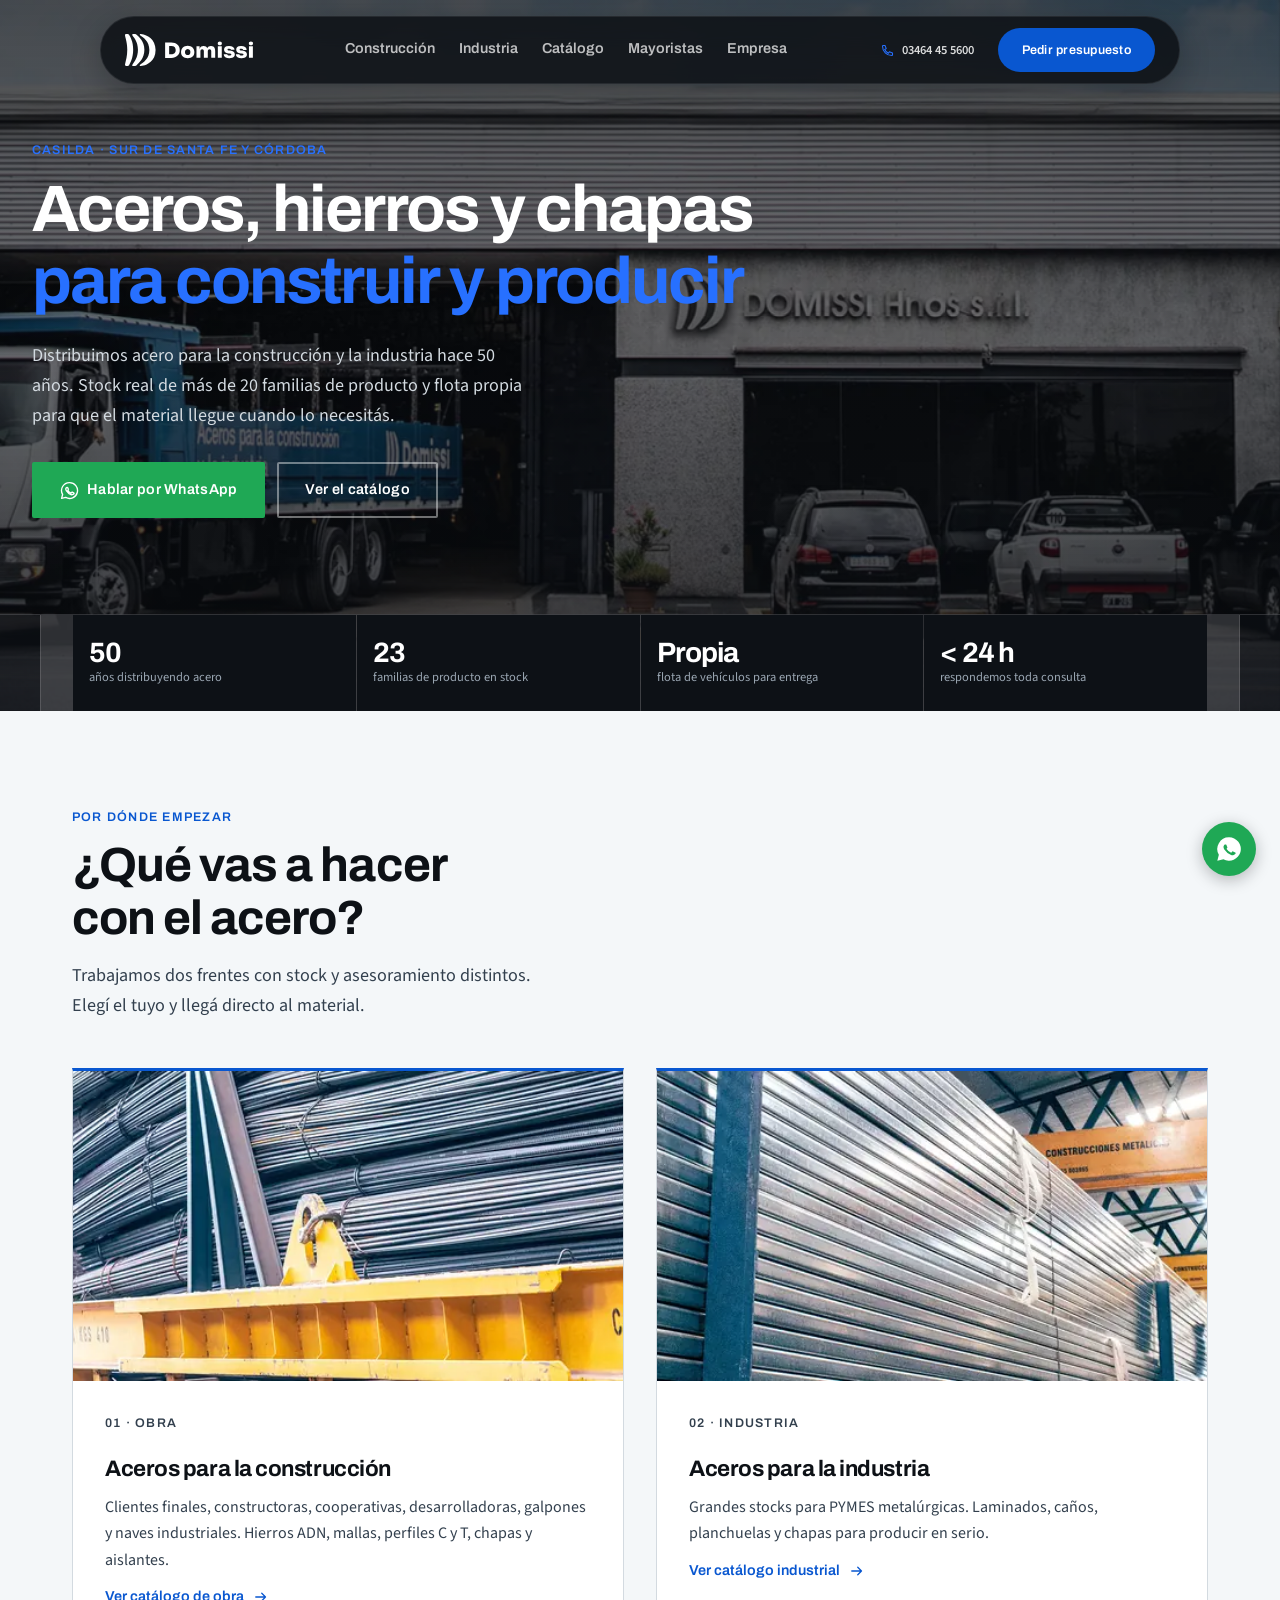
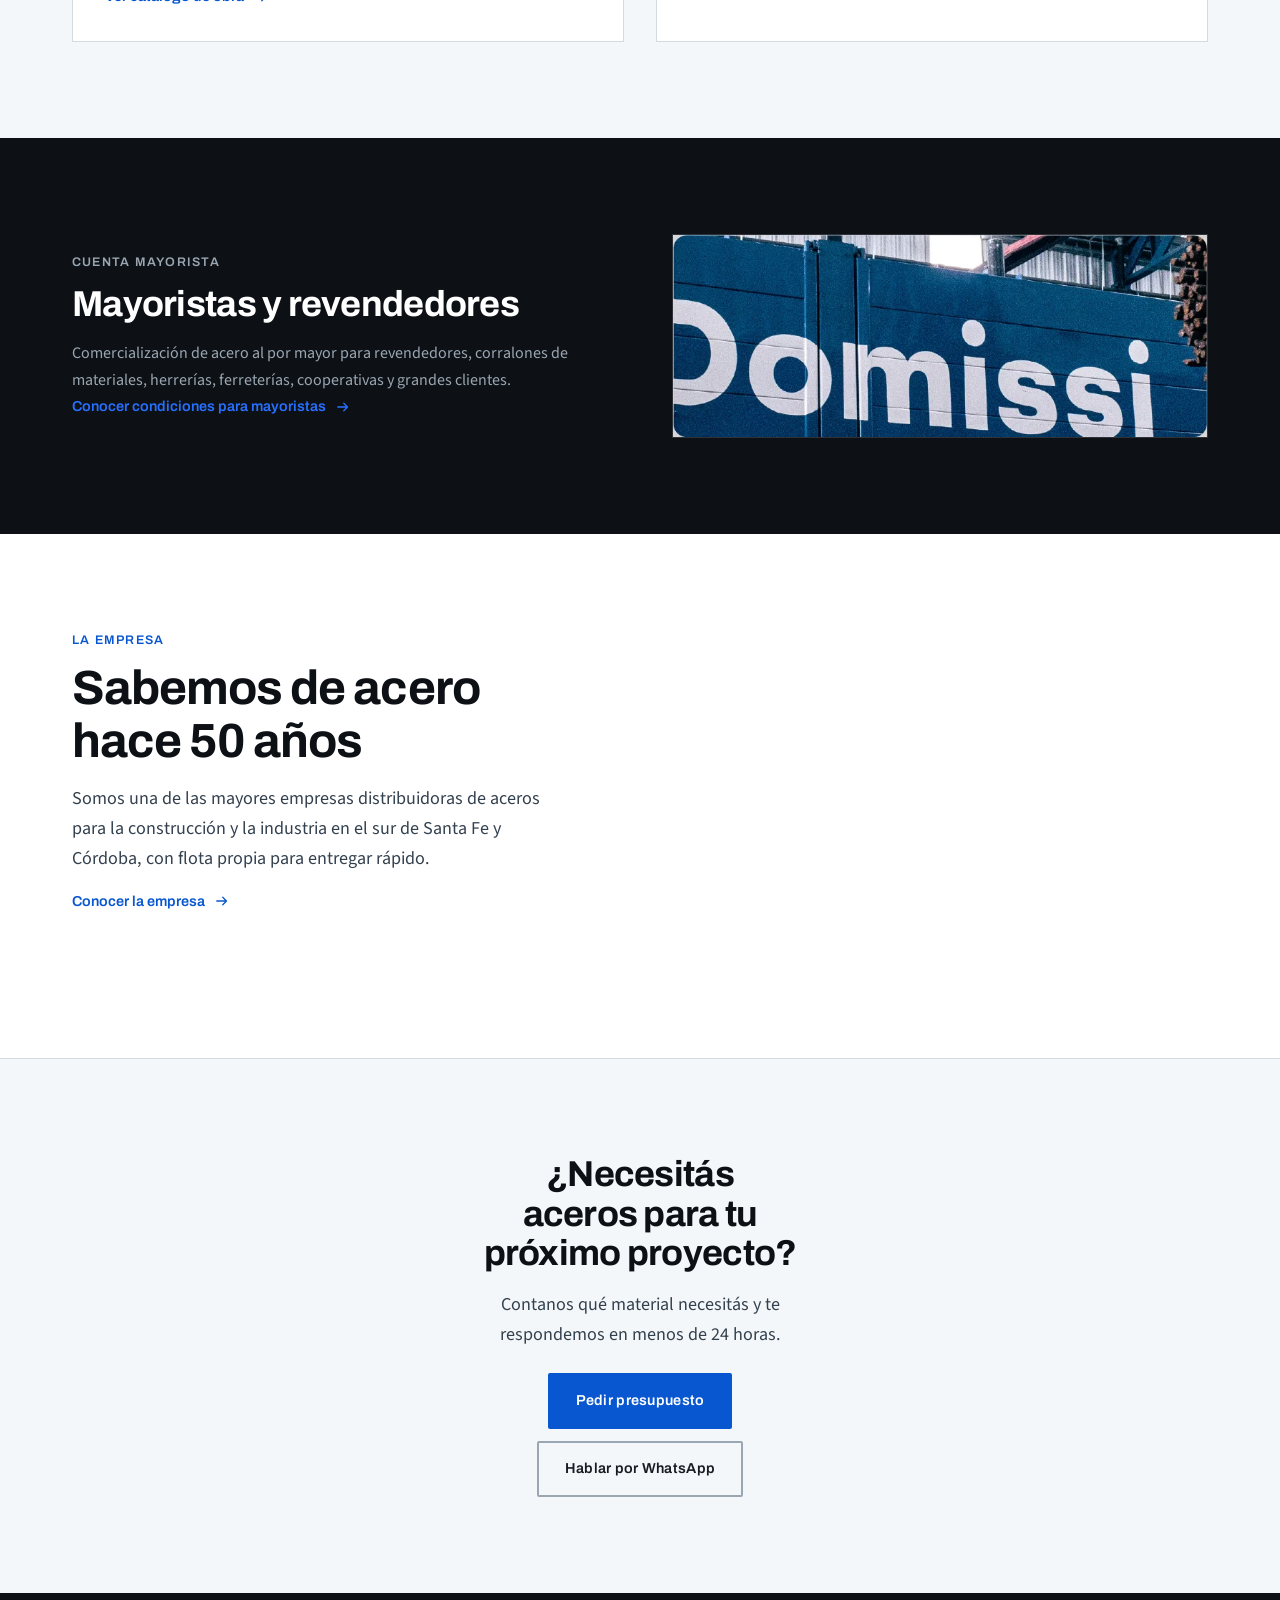
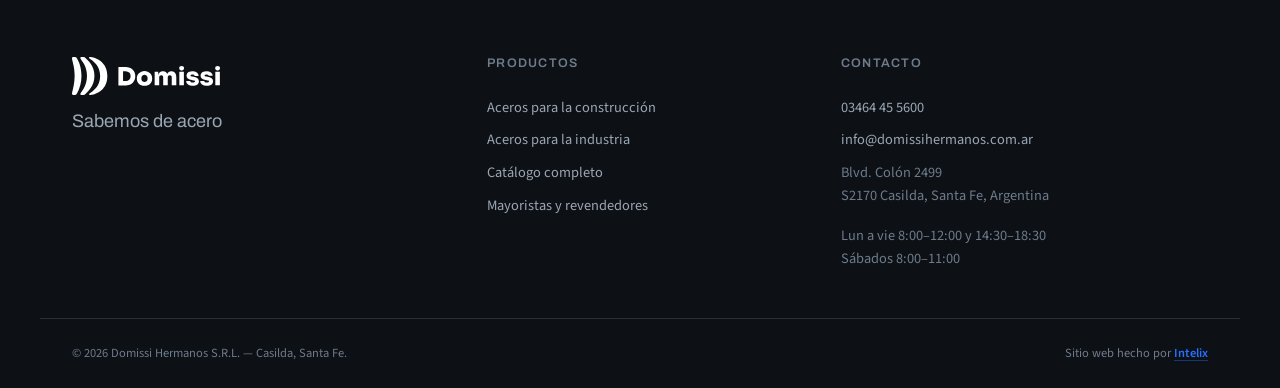
<file: index.html>
<!DOCTYPE html>
<html lang="es-AR">
<head>
<meta charset="UTF-8">
<meta name="viewport" content="width=device-width, initial-scale=1">

<title>Aceros, hierros y chapas en Casilda | Domissi Hermanos</title>
<meta name="description" content="Distribuidora de aceros hace 50 años en el sur de Santa Fe y Córdoba. Hierros ADN, mallas, perfiles C, chapas y aislantes con flota propia. Pedí tu presupuesto.">
<link rel="canonical" href="https://domissihermanos.com.ar/">

<meta property="og:type" content="website">
<meta property="og:locale" content="es_AR">
<meta property="og:site_name" content="Domissi Hermanos">
<meta property="og:title" content="Aceros, hierros y chapas en Casilda | Domissi Hermanos">
<meta property="og:description" content="Distribuidora de aceros hace 50 años en el sur de Santa Fe y Córdoba. Hierros ADN, mallas, perfiles C, chapas y aislantes con flota propia.">
<meta property="og:url" content="https://domissihermanos.com.ar/">
<meta property="og:image" content="https://domissihermanos.com.ar/assets/img/hero-02.webp">
<meta name="twitter:card" content="summary_large_image">
<meta name="theme-color" content="#0d1116">

<link rel="icon" href="/favicon.ico" sizes="any">
<link rel="icon" type="image/png" sizes="32x32" href="/assets/icons/icon-32.png">
<link rel="apple-touch-icon" href="/assets/icons/apple-touch-icon.png">
<link rel="manifest" href="/site.webmanifest">
<link rel="preconnect" href="https://fonts.googleapis.com">
<link rel="preconnect" href="https://fonts.gstatic.com" crossorigin>
<link rel="stylesheet" href="https://fonts.googleapis.com/css2?family=Archivo:wght@500;600;700&family=Source+Sans+3:wght@400;600&display=swap">
<link rel="preload" as="image" href="assets/img/hero-02.webp" fetchpriority="high">
<link rel="stylesheet" href="style.css">

<script type="application/ld+json">
{
  "@context": "https://schema.org",
  "@type": "HardwareStore",
  "name": "Domissi Hermanos",
  "description": "Distribuidora de aceros para la construcción y la industria en el sur de Santa Fe y Córdoba.",
  "url": "https://domissihermanos.com.ar/",
  "telephone": "+543464455600",
  "email": "info@domissihermanos.com.ar",
  "foundingDate": "1976",
  "slogan": "Sabemos de acero",
  "address": {
    "@type": "PostalAddress",
    "streetAddress": "Blvd. Colón 2499",
    "addressLocality": "Casilda",
    "postalCode": "S2170",
    "addressRegion": "Santa Fe",
    "addressCountry": "AR"
  },
  "openingHoursSpecification": [
    { "@type": "OpeningHoursSpecification", "dayOfWeek": ["Monday","Tuesday","Wednesday","Thursday","Friday"], "opens": "08:00", "closes": "12:00" },
    { "@type": "OpeningHoursSpecification", "dayOfWeek": ["Monday","Tuesday","Wednesday","Thursday","Friday"], "opens": "14:30", "closes": "18:30" },
    { "@type": "OpeningHoursSpecification", "dayOfWeek": "Saturday", "opens": "08:00", "closes": "11:00" }
  ],
  "areaServed": ["Casilda", "Sur de Santa Fe", "Córdoba"],
  "sameAs": []
}
</script>
</head>

<body>
<a class="skip" href="#main">Saltar al contenido</a>

<!-- ============ HEADER · nav flotante tipo pill ============ -->
<header class="head" id="head">
  <div class="head__pill">
    <a class="head__logo" href="/" aria-label="Domissi Hermanos, inicio">
      <img src="assets/Domissi.svg" alt="Domissi Hermanos" width="132" height="34">
    </a>

    <nav class="nav" id="nav" aria-label="Principal">
      <a href="productos.html#construccion">Construcción</a>
      <a href="productos.html#industria">Industria</a>
      <a href="productos.html">Catálogo</a>
      <a href="mayoristas.html">Mayoristas</a>
      <a href="empresa.html">Empresa</a>
    </nav>

    <a class="head__phone" href="tel:+543464455600">
      <svg viewBox="0 0 24 24" aria-hidden="true"><path d="M4 5c0-.6.4-1 1-1h3l2 5-2.5 1.5a13 13 0 0 0 6 6L15 14l5 2v3c0 .6-.4 1-1 1A15 15 0 0 1 4 5Z"/></svg>
      <span>03464 45 5600</span>
    </a>

    <a class="btn btn--primario head__cta" href="contacto.html">Pedir presupuesto</a>

    <button class="burger" id="burger" aria-expanded="false" aria-controls="navMobile" aria-label="Abrir menú">
      <span></span><span></span><span></span>
    </button>
  </div>
</header>

<!-- Fuera del <header>: .head tiene transform para el efecto ocultar/mostrar,
     y un ancestro con transform pasa a ser el contenedor de position:fixed. -->
<nav class="nav-mobile" id="navMobile" aria-label="Principal móvil">
  <a href="productos.html#construccion">Construcción</a>
  <a href="productos.html#industria">Industria</a>
  <a href="productos.html">Catálogo</a>
  <a href="mayoristas.html">Mayoristas</a>
  <a href="empresa.html">Empresa</a>
  <a class="btn btn--primario" href="contacto.html">Pedir presupuesto</a>
</nav>

<main id="main">

<!-- ============ HERO ============ -->
<section class="hero" id="inicio">
  <div class="hero__media">
    <picture>
      <source media="(max-width: 720px)" srcset="assets/img/hero-02-sm.webp">
      <img src="assets/img/hero-02.webp" alt="Depósito de Domissi Hermanos en Casilda, con camión de reparto de flota propia" fetchpriority="high" width="1920" height="574">
    </picture>
  </div>

  <div class="head-space"></div>

  <div class="shell hero__in">
    <p class="eyebrow eyebrow--light">Casilda · Sur de Santa Fe y Córdoba</p>
    <h1>Aceros, hierros y chapas<br><em>para construir y producir</em></h1>
    <p class="hero__lede">Distribuimos acero para la construcción y la industria hace 50 años. Stock real de más de 20 familias de producto y flota propia para que el material llegue cuando lo necesitás.</p>

    <div class="hero__cta">
      <a class="btn btn--wa" href="https://wa.me/5493464609089?text=Hola,%20te%20escribo%20a%20trav%C3%A9s%20del%20sitio%20web%20de%20Domissi" target="_blank" rel="noopener">
        <svg viewBox="0 0 24 24" aria-hidden="true" class="ico-wa"><path d="M12 2a10 10 0 0 0-8.7 15L2 22l5.2-1.3A10 10 0 1 0 12 2Zm5.3 14.1c-.2.6-1.3 1.2-1.8 1.2-.5.1-1 .1-1.7-.1a12 12 0 0 1-5.6-4.6c-.4-.6-.9-1.5-.9-2.4s.4-1.4.7-1.7c.2-.2.4-.3.7-.3h.5c.2 0 .4 0 .6.4l.8 1.9c.1.2 0 .4-.1.5l-.4.5c-.1.2-.3.3-.1.6a8 8 0 0 0 3.5 3c.3.2.5.1.6 0l.8-.9c.2-.2.4-.2.6-.1l1.8.9c.2.1.4.2.4.3v.8Z"/></svg>
        Hablar por WhatsApp
      </a>
      <a class="btn btn--ghost" href="productos.html">Ver el catálogo</a>
    </div>
  </div>

  <div class="hero__facts">
    <div class="shell facts">
      <div class="fact"><span class="fact__n">50</span><span class="fact__l">años distribuyendo acero</span></div>
      <div class="fact"><span class="fact__n">23</span><span class="fact__l">familias de producto en stock</span></div>
      <div class="fact"><span class="fact__n">Propia</span><span class="fact__l">flota de vehículos para entrega</span></div>
      <div class="fact"><span class="fact__n">&lt; 24 h</span><span class="fact__l">respondemos toda consulta</span></div>
    </div>
  </div>
</section>

<!-- ============ DOS CAMINOS ============ -->
<section class="paths">
  <div class="shell">
    <header class="sec-head">
      <p class="eyebrow">Por dónde empezar</p>
      <h2>¿Qué vas a hacer con el acero?</h2>
      <p class="sec-head__lede">Trabajamos dos frentes con stock y asesoramiento distintos. Elegí el tuyo y llegá directo al material.</p>
    </header>

    <div class="paths__grid">

      <article class="path">
        <div class="path__img">
          <img src="assets/img/hero-01-sm.webp" srcset="assets/img/hero-01-sm.webp 900w, assets/img/hero-01.webp 1920w" sizes="(max-width: 860px) 100vw, 50vw" alt="Hierros de construcción atados, listos para despacho en Domissi" loading="lazy" width="900" height="267">
        </div>
        <div class="path__body">
          <p class="eyebrow">01 · Obra</p>
          <h3>Aceros para la construcción</h3>
          <p>Clientes finales, constructoras, cooperativas, desarrolladoras, galpones y naves industriales. Hierros ADN, mallas, perfiles C y T, chapas y aislantes.</p>
          <a class="link-arrow" href="productos.html#construccion">Ver catálogo de obra
            <svg viewBox="0 0 24 24" aria-hidden="true"><path d="M5 12h13m0 0-5-5m5 5-5 5"/></svg>
          </a>
        </div>
      </article>

      <article class="path">
        <div class="path__img">
          <img class="img-focus-tr" src="assets/img/hero-03-sm.webp" srcset="assets/img/hero-03-sm.webp 900w, assets/img/hero-03.webp 1920w" sizes="(max-width: 860px) 100vw, 50vw" alt="Perfiles C conformados apilados en el depósito de Domissi" loading="lazy" width="900" height="267">
        </div>
        <div class="path__body">
          <p class="eyebrow">02 · Industria</p>
          <h3>Aceros para la industria</h3>
          <p>Grandes stocks para PYMES metalúrgicas. Laminados, caños, planchuelas y chapas para producir en serio.</p>
          <a class="link-arrow" href="productos.html#industria">Ver catálogo industrial
            <svg viewBox="0 0 24 24" aria-hidden="true"><path d="M5 12h13m0 0-5-5m5 5-5 5"/></svg>
          </a>
        </div>
      </article>

    </div>
  </div>
</section>

<!-- ============ MAYORISTAS (teaser) ============ -->
<section class="wholesale">
  <div class="shell wholesale__in">
    <div class="wholesale__text">
      <p class="eyebrow eyebrow--light">Cuenta mayorista</p>
      <h2>Mayoristas y revendedores</h2>
      <p>Comercialización de acero al por mayor para revendedores, corralones de materiales, herrerías, ferreterías, cooperativas y grandes clientes.</p>
      <a class="link-arrow link-arrow--light" href="mayoristas.html">Conocer condiciones para mayoristas
        <svg viewBox="0 0 24 24" aria-hidden="true"><path d="M5 12h13m0 0-5-5m5 5-5 5"/></svg>
      </a>
    </div>
    <div class="wholesale__img">
      <img src="assets/img/mayoristas.webp" alt="Portón de acceso al depósito de Domissi Hermanos" loading="lazy" width="746" height="282">
    </div>
  </div>
</section>

<!-- ============ EMPRESA (teaser) ============ -->
<section class="company">
  <div class="shell">
    <header class="sec-head">
      <p class="eyebrow">La empresa</p>
      <h2>Sabemos de acero hace 50 años</h2>
      <p class="sec-head__lede">Somos una de las mayores empresas distribuidoras de aceros para la construcción y la industria en el sur de Santa Fe y Córdoba, con flota propia para entregar rápido.</p>
      <a class="link-arrow" href="empresa.html" style="margin-top: var(--e-4)">Conocer la empresa
        <svg viewBox="0 0 24 24" aria-hidden="true"><path d="M5 12h13m0 0-5-5m5 5-5 5"/></svg>
      </a>
    </header>
  </div>
</section>

<!-- ============ CTA FINAL ============ -->
<section class="cta-final">
  <div class="shell cta-final__in">
    <h2>¿Necesitás aceros para tu próximo proyecto?</h2>
    <p>Contanos qué material necesitás y te respondemos en menos de 24 horas.</p>
    <div class="cta-final__btns">
      <a class="btn btn--primario" href="contacto.html">Pedir presupuesto</a>
      <a class="btn btn--ghost btn--ghost-dark" href="https://wa.me/5493464609089?text=Hola,%20te%20escribo%20a%20trav%C3%A9s%20del%20sitio%20web%20de%20Domissi" target="_blank" rel="noopener">Hablar por WhatsApp</a>
    </div>
  </div>
</section>

</main>

<!-- ============ FOOTER ============ -->
<footer class="foot">
  <div class="shell foot__in">
    <div class="foot__brand">
      <img src="assets/logo-blanco.svg" alt="Domissi Hermanos" width="160" height="41" loading="lazy">
      <p class="foot__tag">Sabemos de acero</p>
    </div>

    <nav class="foot__nav" aria-label="Pie de página">
      <h2>Productos</h2>
      <a href="productos.html#construccion">Aceros para la construcción</a>
      <a href="productos.html#industria">Aceros para la industria</a>
      <a href="productos.html">Catálogo completo</a>
      <a href="mayoristas.html">Mayoristas y revendedores</a>
    </nav>

    <div class="foot__contact">
      <h2>Contacto</h2>
      <a href="tel:+543464455600">03464 45 5600</a>
      <a href="mailto:info@domissihermanos.com.ar">info@domissihermanos.com.ar</a>
      <address>Blvd. Colón 2499<br>S2170 Casilda, Santa Fe, Argentina</address>
      <p class="foot__hours">Lun a vie 8:00–12:00 y 14:30–18:30<br>Sábados 8:00–11:00</p>
    </div>
  </div>

  <div class="shell foot__legal">
    <p>&copy; <span id="year">2026</span> Domissi Hermanos S.R.L. — Casilda, Santa Fe.</p>
    <p class="foot__credit">Sitio web hecho por <a href="https://intelix.com.ar" target="_blank" rel="noopener">Intelix</a></p>
  </div>
</footer>

<a class="wa-float" href="https://wa.me/5493464609089?text=Hola,%20te%20escribo%20a%20trav%C3%A9s%20del%20sitio%20web%20de%20Domissi" target="_blank" rel="noopener" aria-label="Escribir por WhatsApp">
  <svg viewBox="0 0 24 24" aria-hidden="true"><path d="M12 2a10 10 0 0 0-8.7 15L2 22l5.2-1.3A10 10 0 1 0 12 2Zm5.3 14.1c-.2.6-1.3 1.2-1.8 1.2-.5.1-1 .1-1.7-.1a12 12 0 0 1-5.6-4.6c-.4-.6-.9-1.5-.9-2.4s.4-1.4.7-1.7c.2-.2.4-.3.7-.3h.5c.2 0 .4 0 .6.4l.8 1.9c.1.2 0 .4-.1.5l-.4.5c-.1.2-.3.3-.1.6a8 8 0 0 0 3.5 3c.3.2.5.1.6 0l.8-.9c.2-.2.4-.2.6-.1l1.8.9c.2.1.4.2.4.3v.8Z"/></svg>
</a>

<script src="assets/js/lenis.min.js"></script>
<script src="script.js"></script>
</body>
</html>
</file>
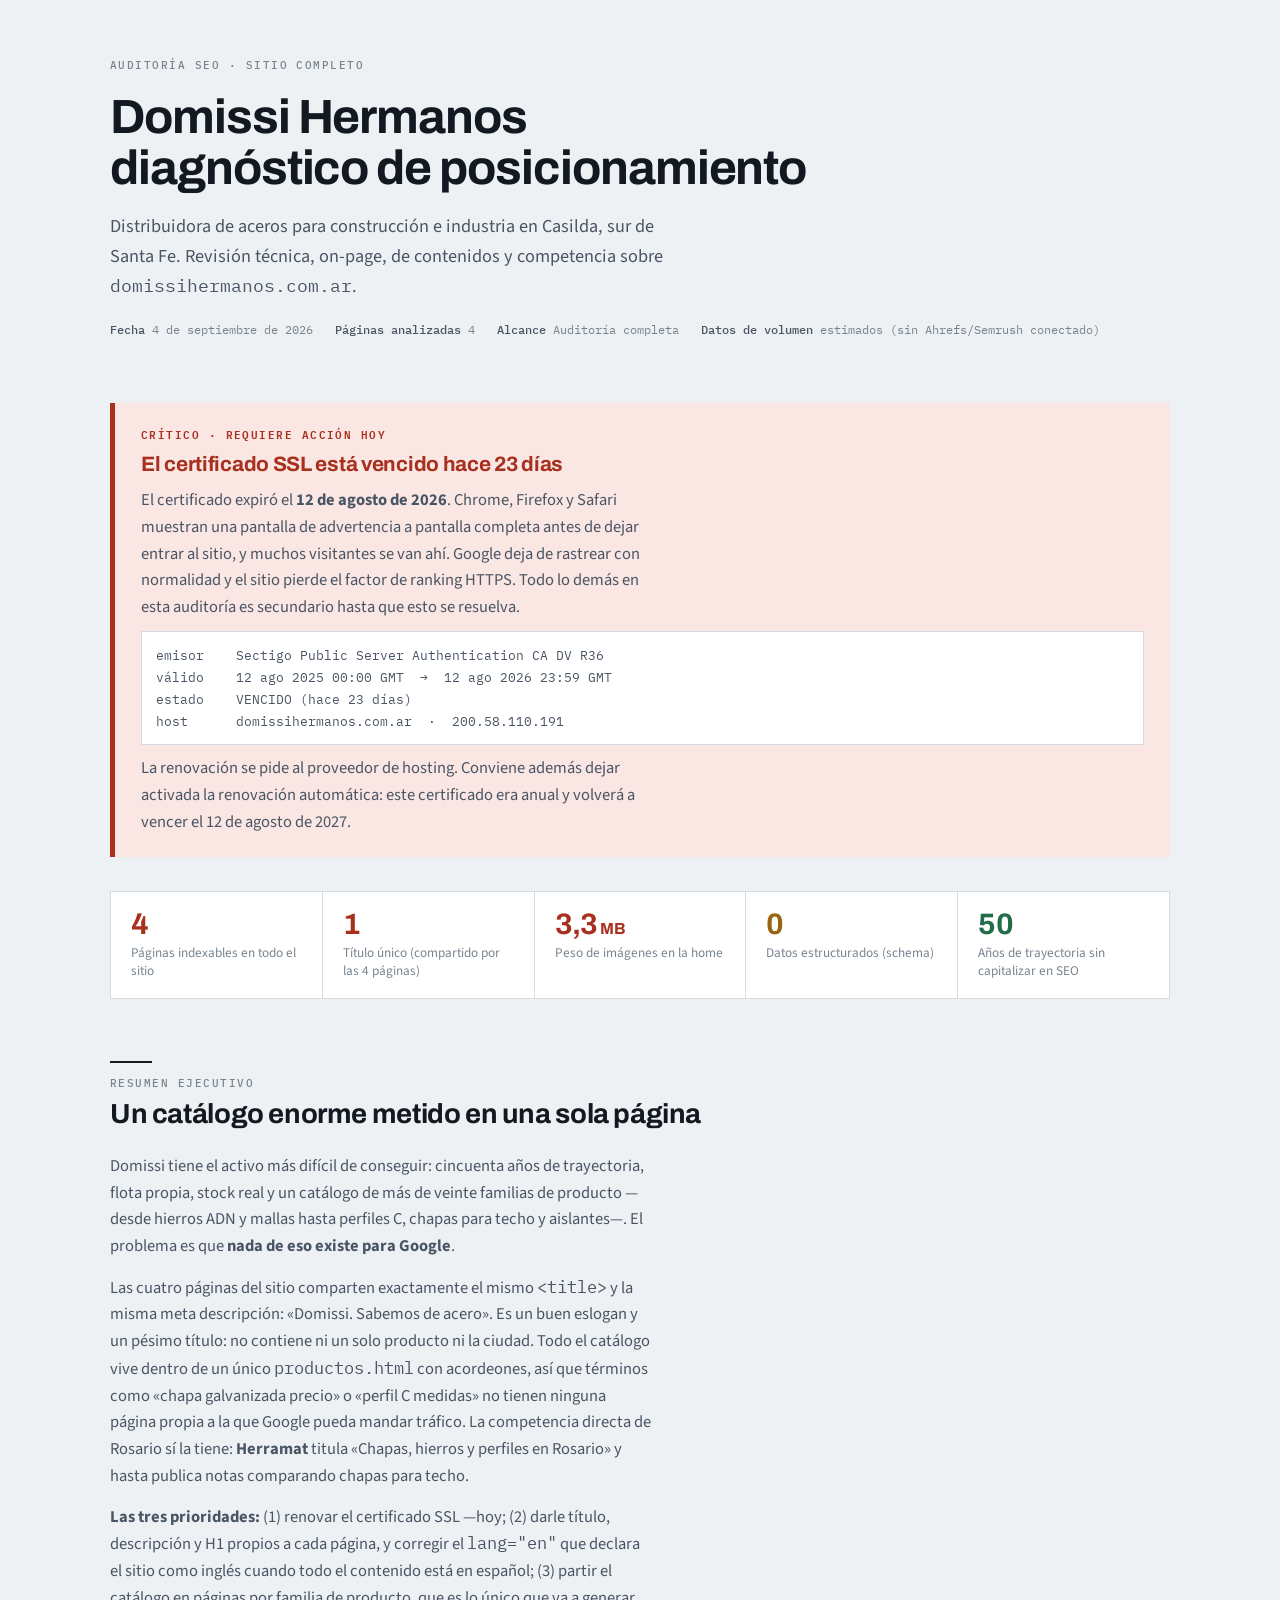
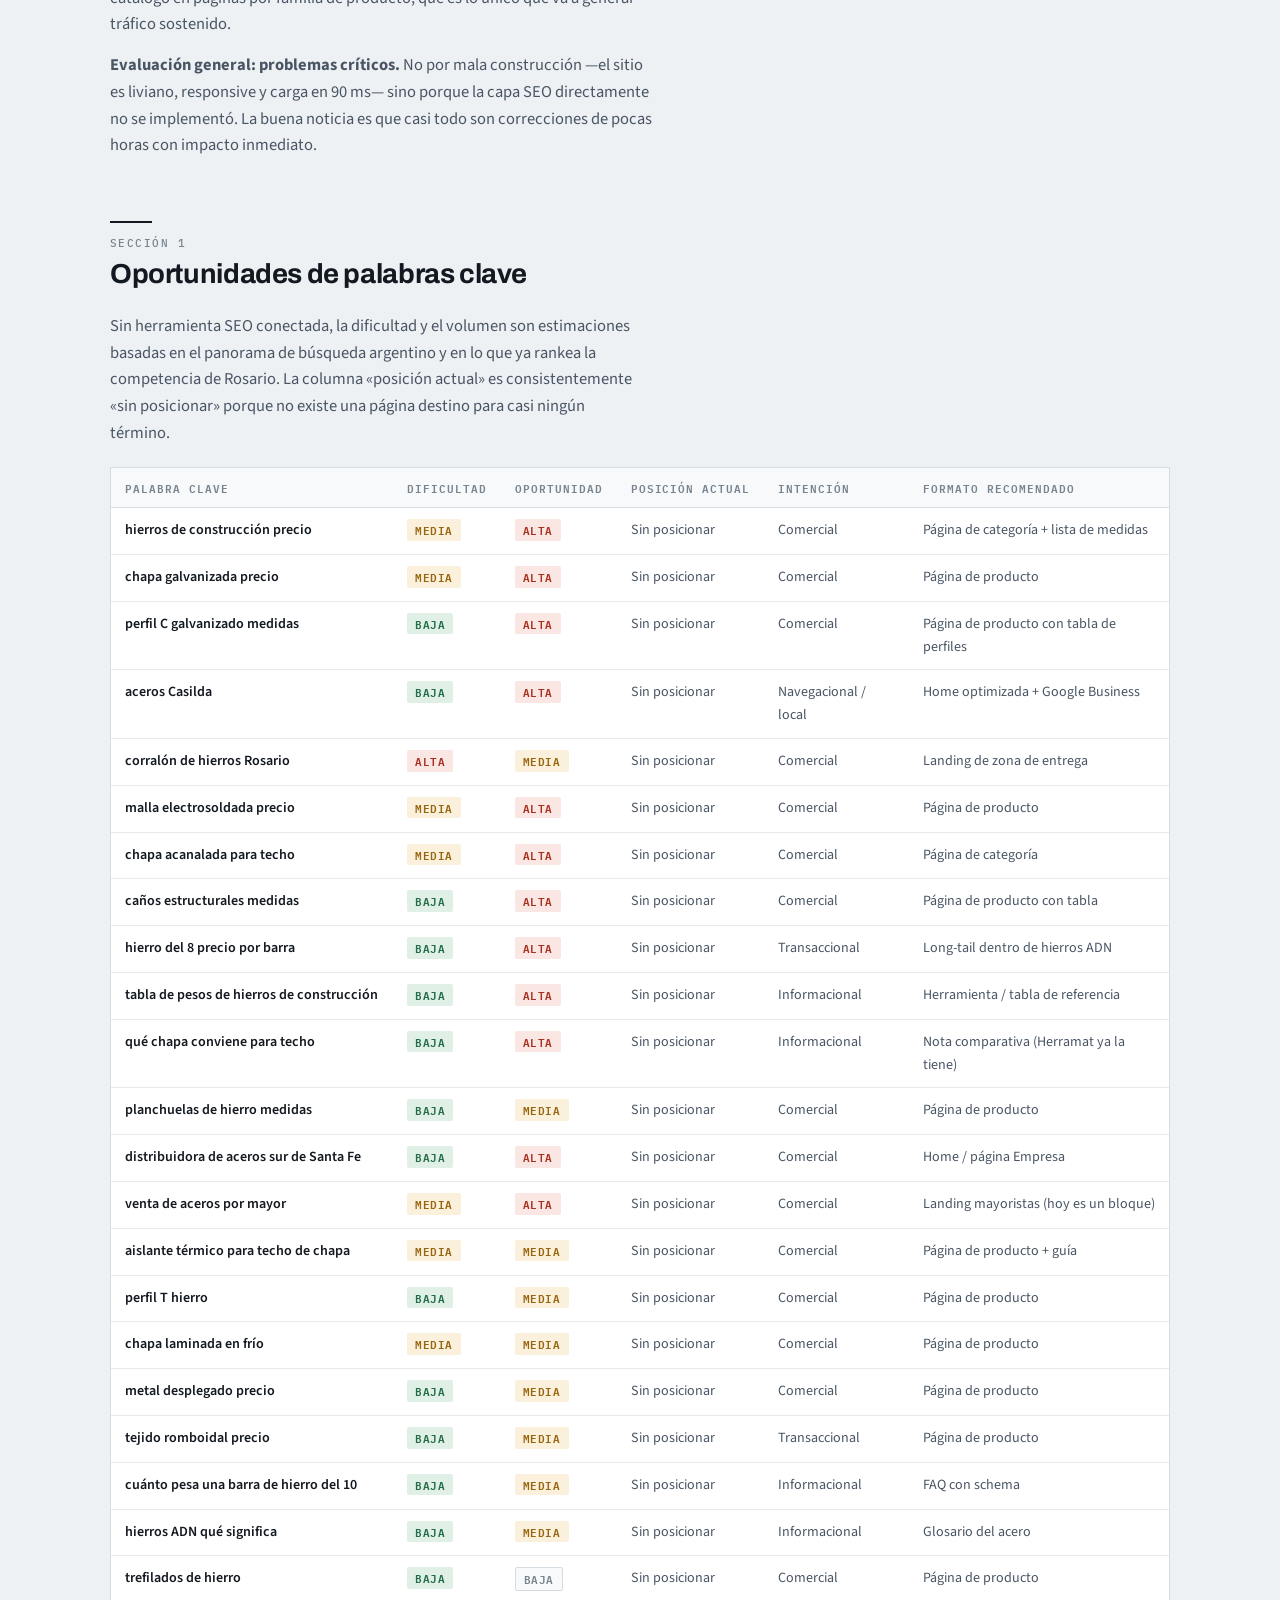
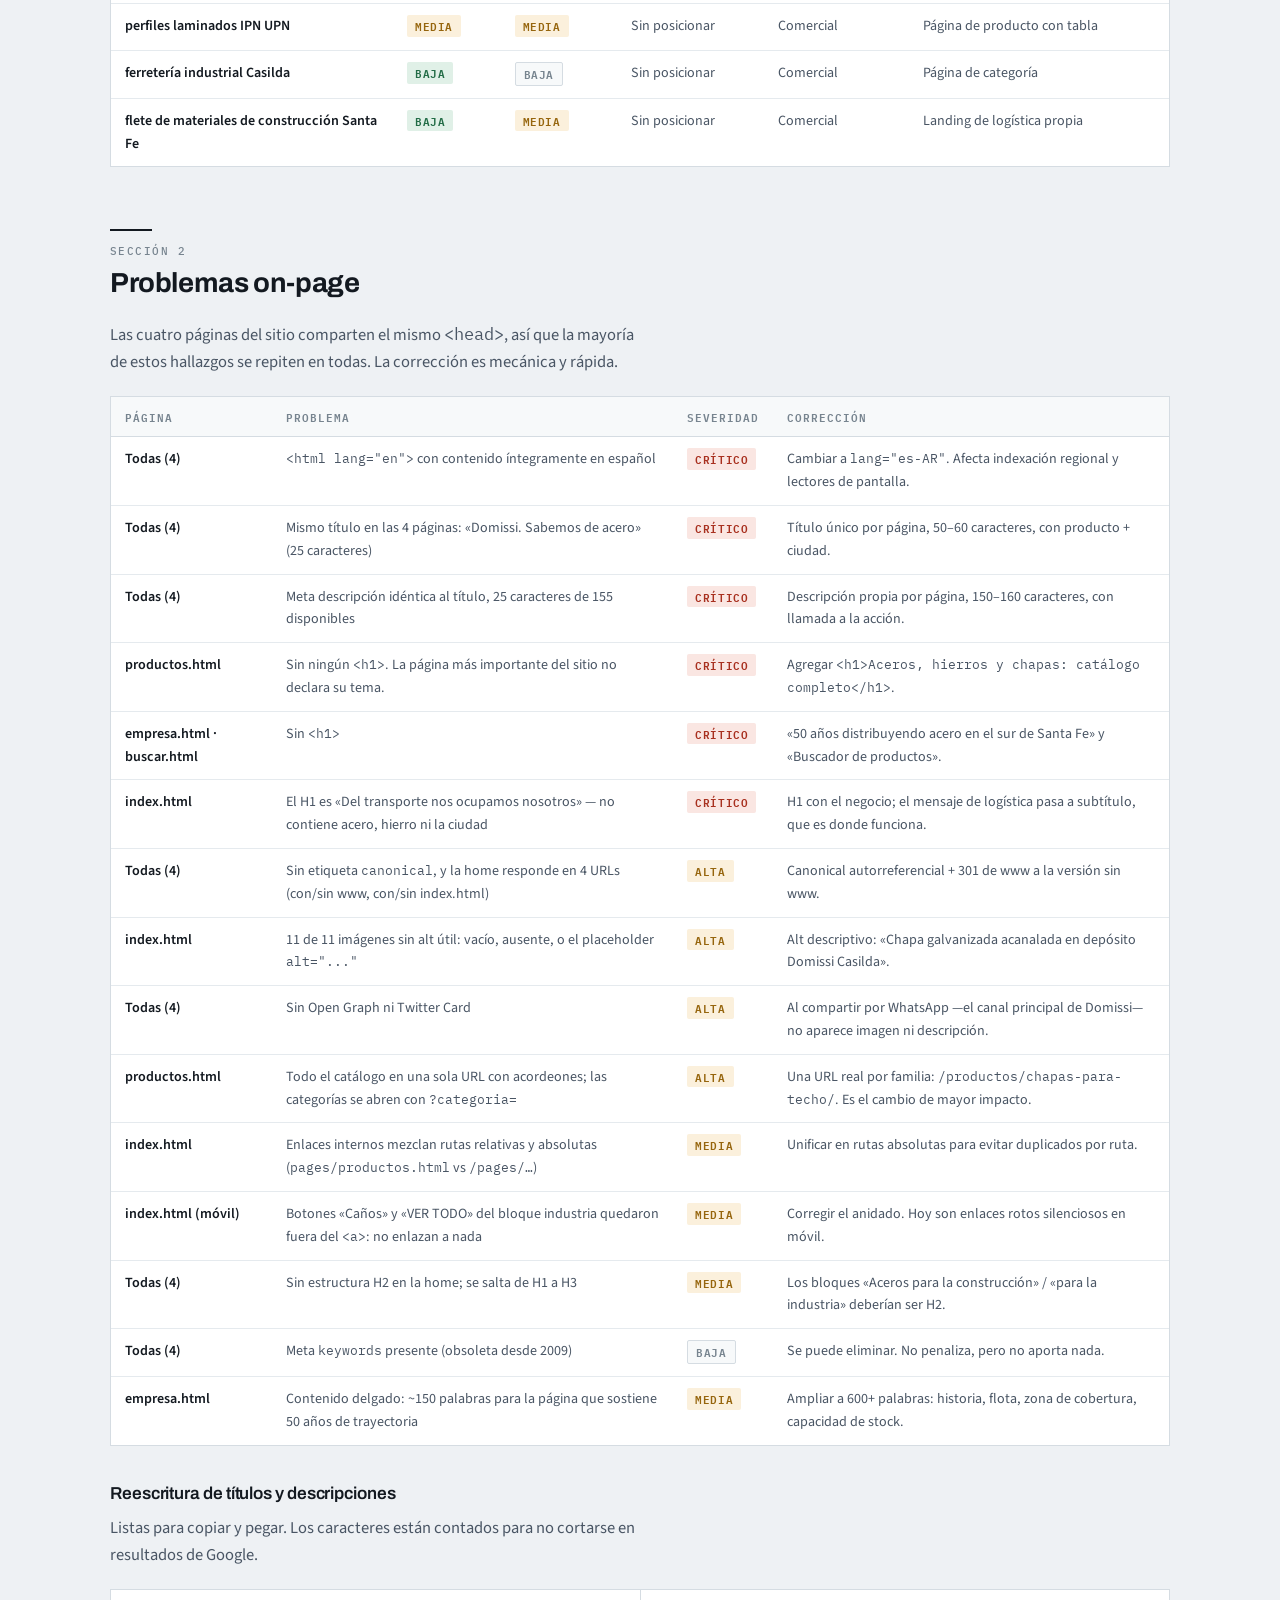
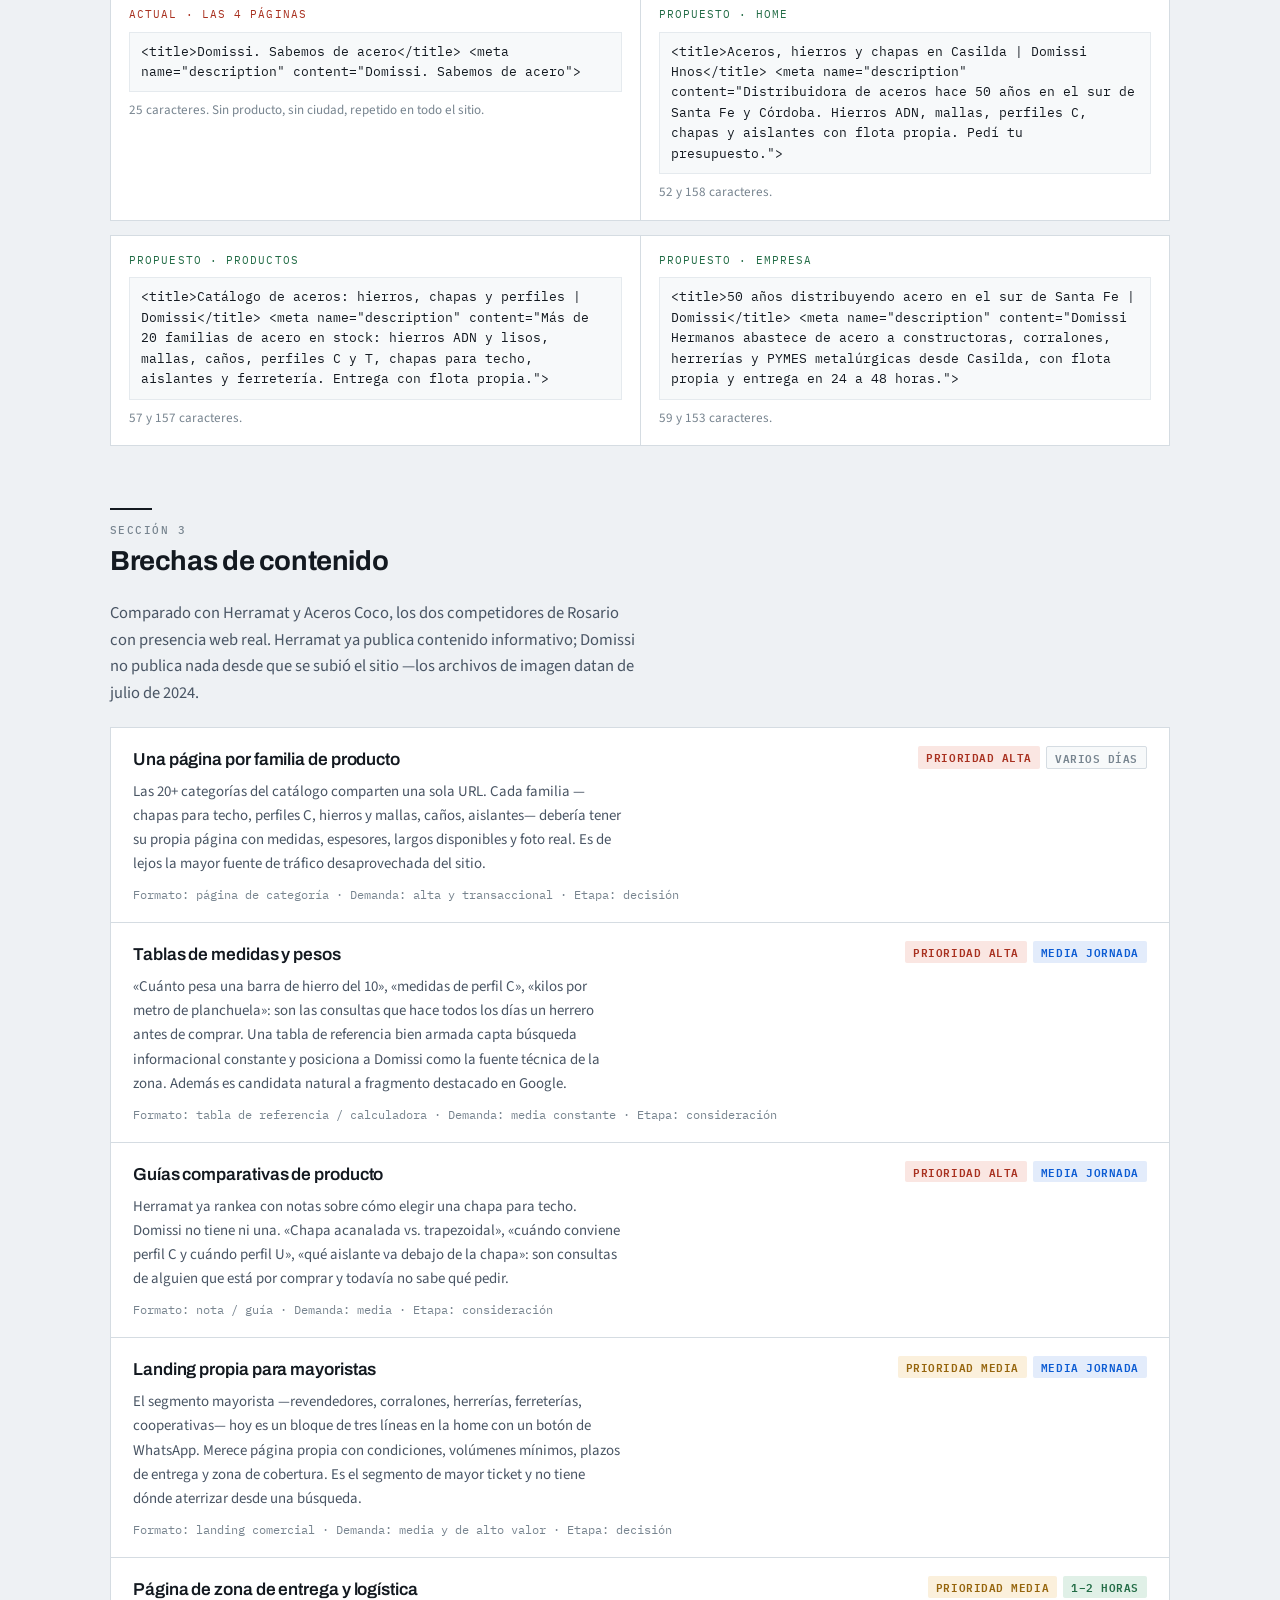
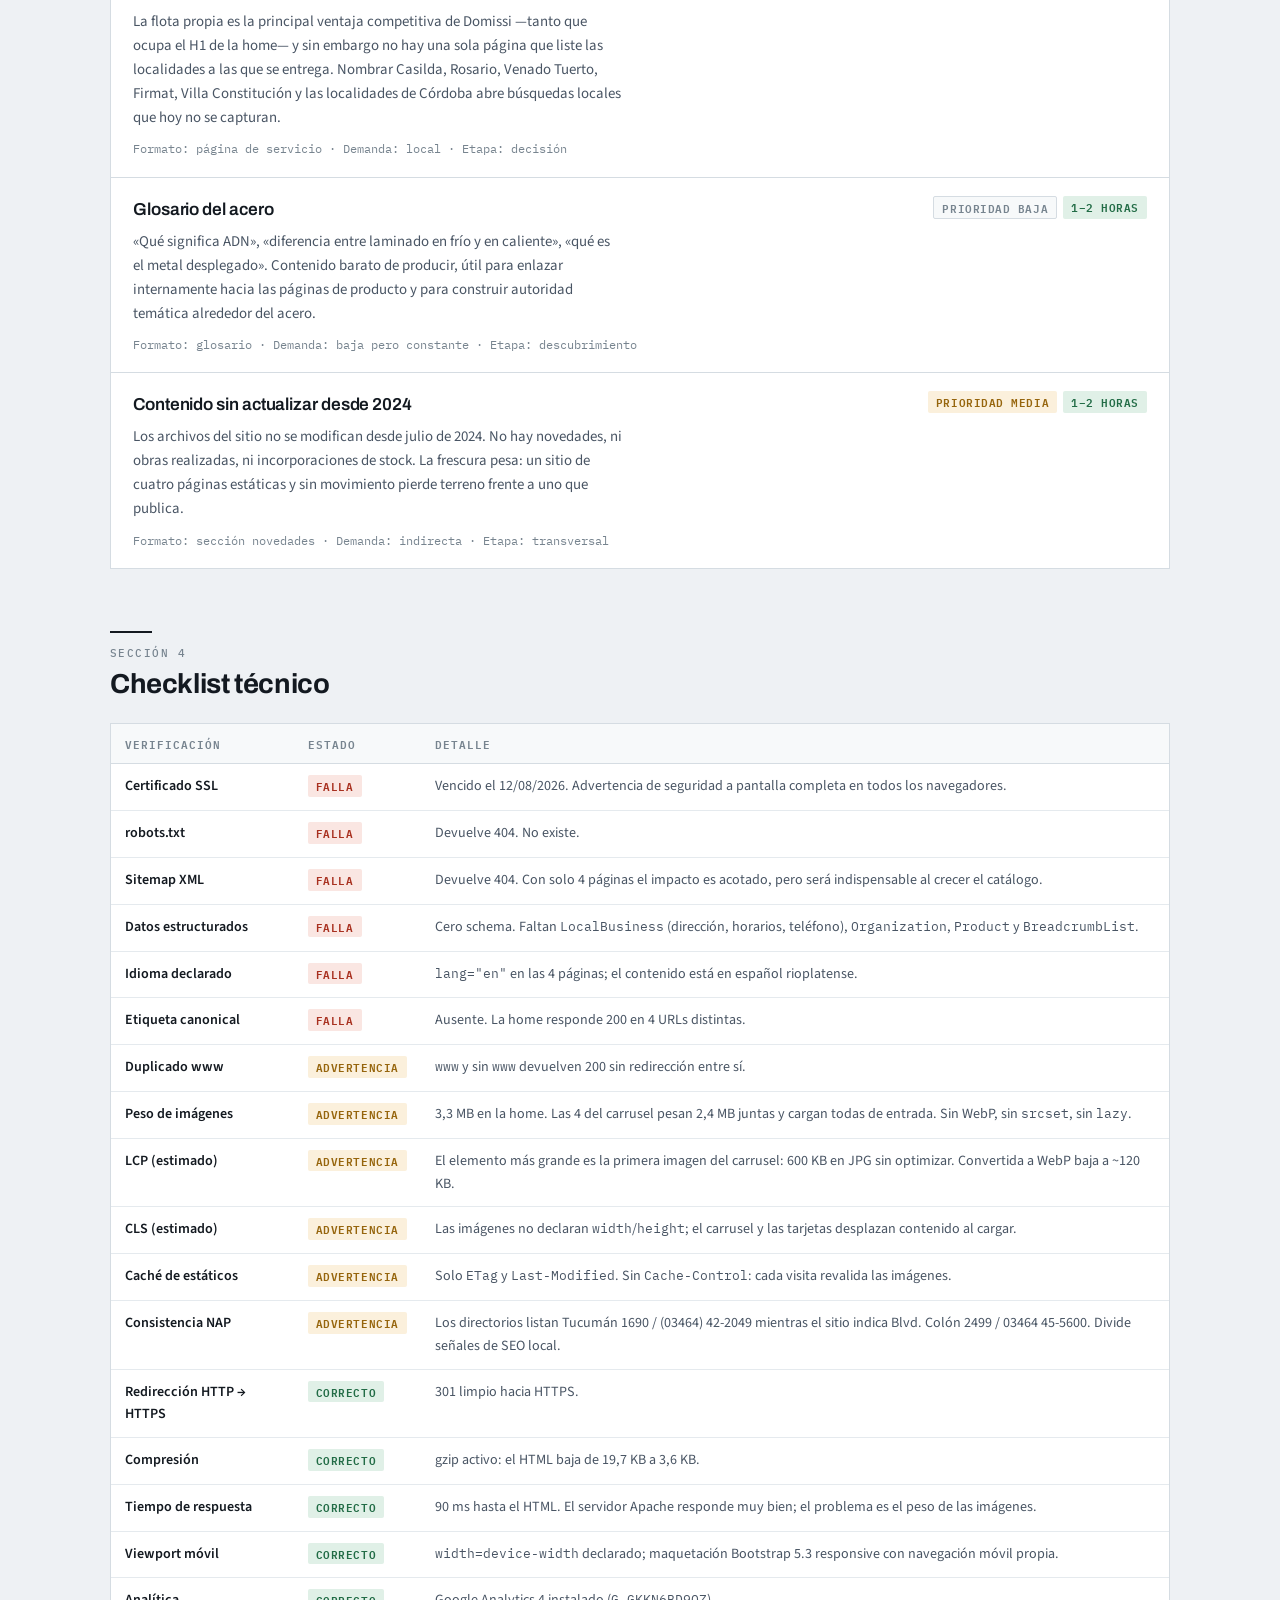
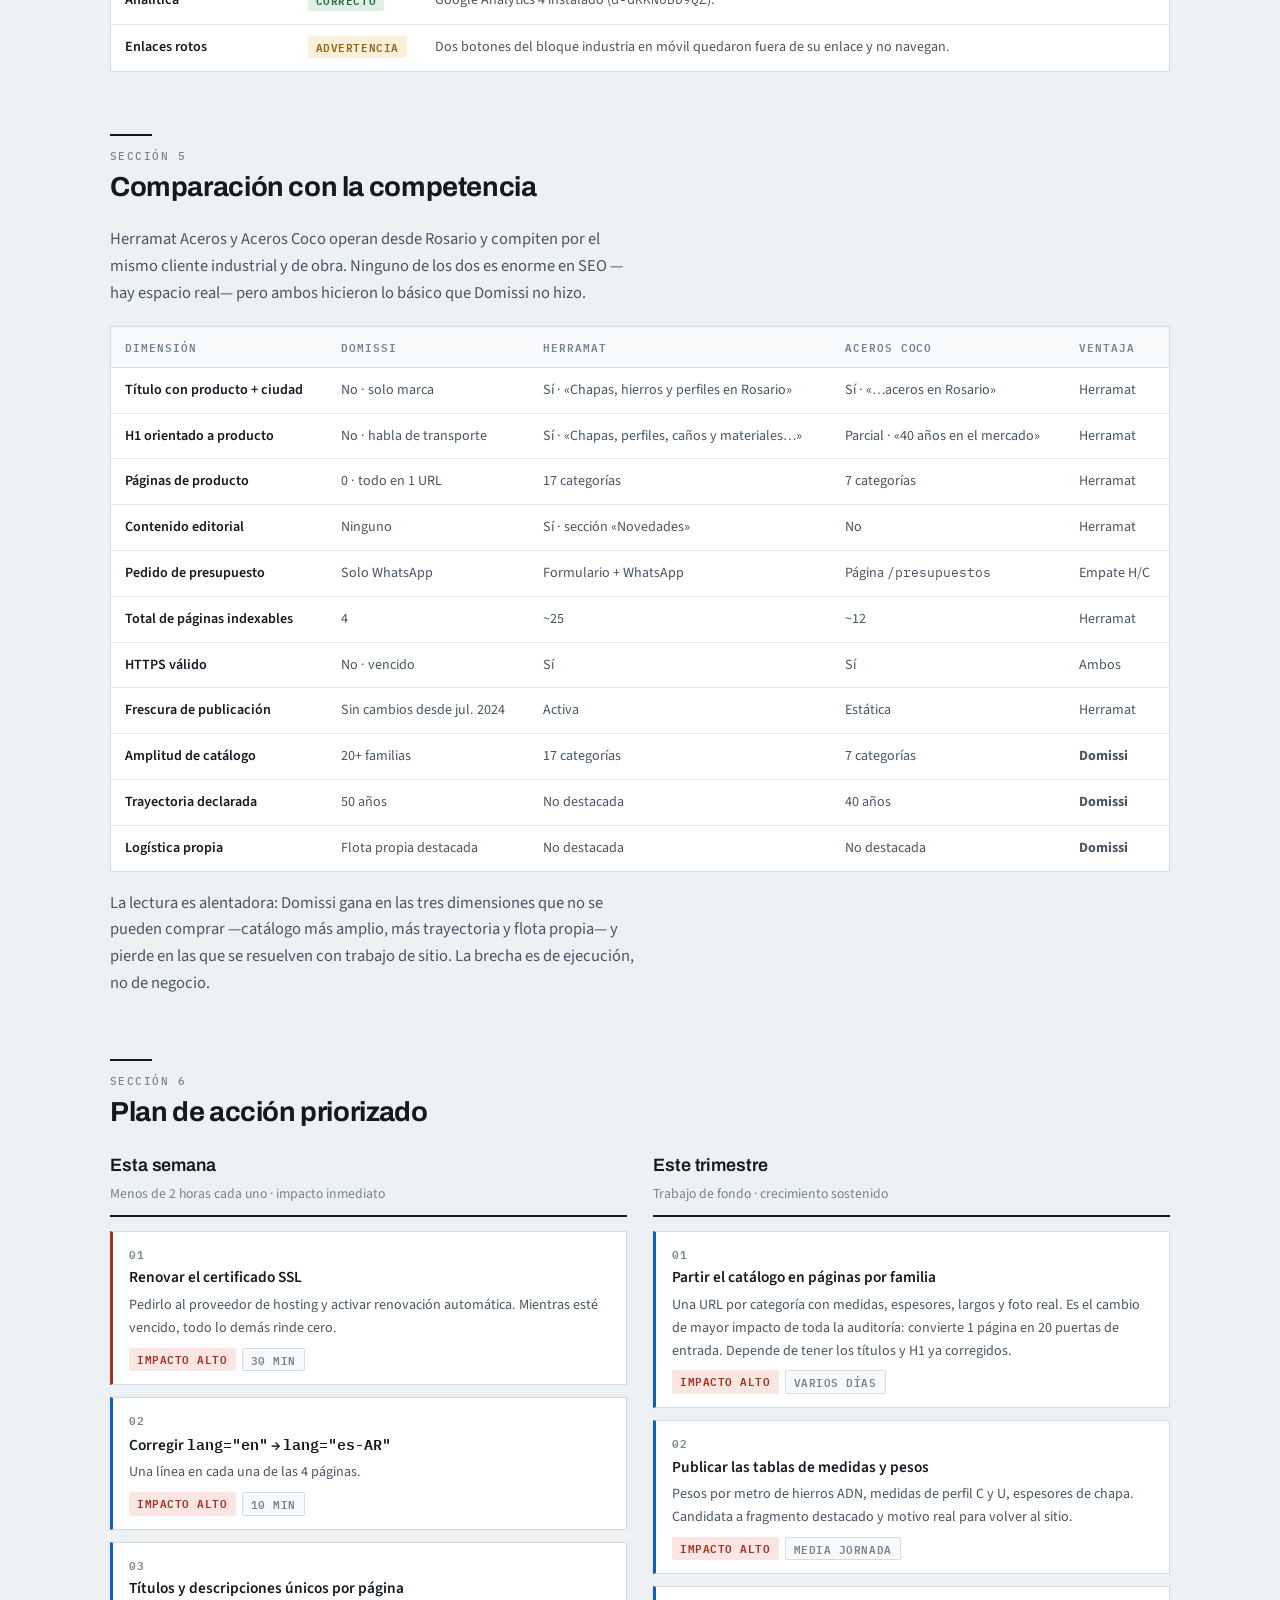
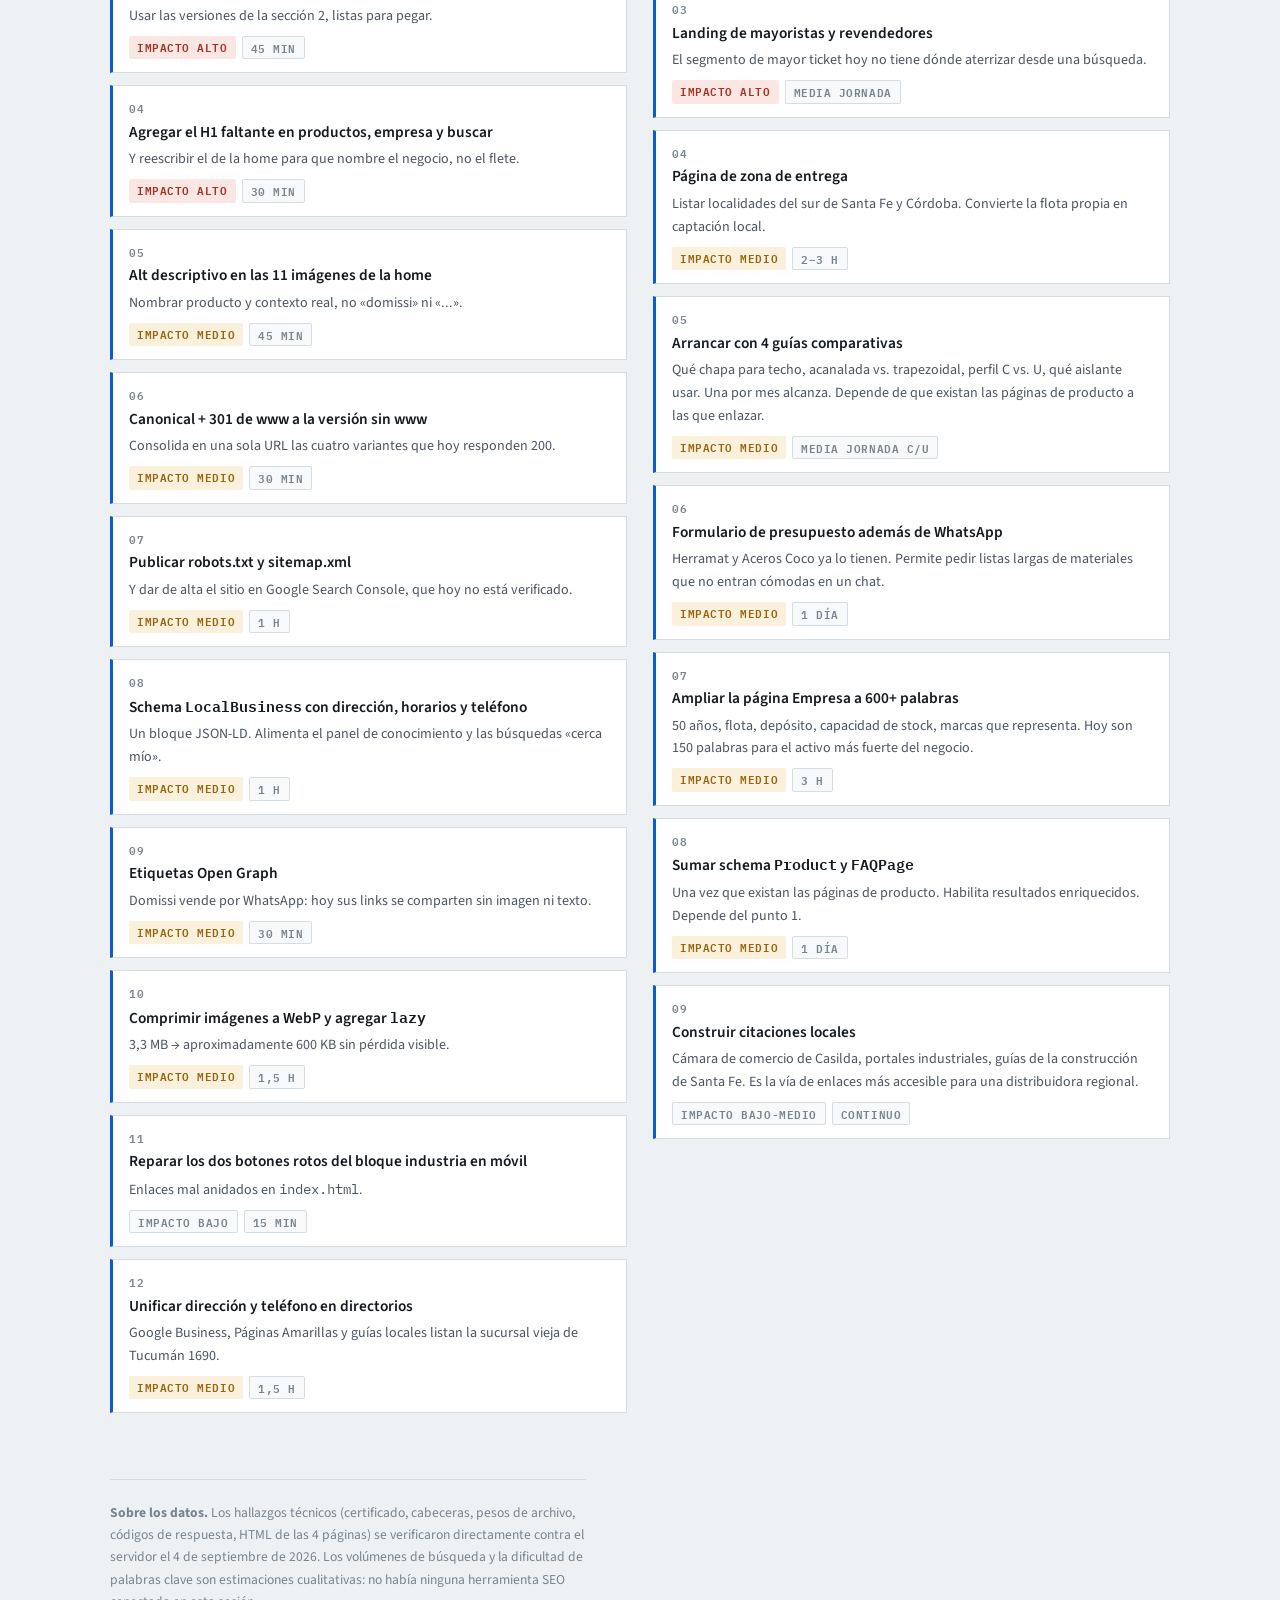
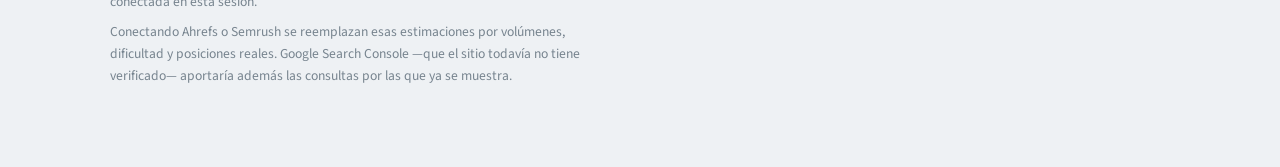
<file: Auditoria-SEO-Domissi.html>
<!DOCTYPE html>
<html lang="es-AR">
<head>
<meta charset="UTF-8">
<meta name="viewport" content="width=device-width, initial-scale=1">
<meta name="description" content="Auditoria SEO completa de domissihermanos.com.ar - septiembre 2026.">
<style>body{margin:0}img{max-width:100%}[hidden]{display:none!important}</style>
<title>Auditoría SEO Domissi</title>
<link rel="stylesheet" href="https://fonts.googleapis.com/css2?family=Archivo:wght@500;600;700&family=IBM+Plex+Mono:wght@400;500;600&family=Source+Sans+3:ital,wght@0,400;0,600;1,400&display=swap">
<style>
  :root {
    --ground: #eef1f4;
    --surface: #ffffff;
    --surface-2: #f7f9fa;
    --ink: #131920;
    --ink-2: #495564;
    --ink-3: #77848f;
    --rule: #d5dce2;
    --rule-soft: #e5eaee;
    --accent: #0b5bd3;
    --accent-soft: #e3ecfb;
    --crit: #a8301f;
    --crit-soft: #fae6e2;
    --warn: #96650d;
    --warn-soft: #fbf0dc;
    --pass: #226c46;
    --pass-soft: #e0f0e7;
  }
  @media (prefers-color-scheme: dark) {
    :root:not([data-theme="light"]) {
      --ground: #0e1318;
      --surface: #161d25;
      --surface-2: #1b232c;
      --ink: #e9eef2;
      --ink-2: #a9b6c2;
      --ink-3: #7b8895;
      --rule: #2c3742;
      --rule-soft: #232c35;
      --accent: #6ba4f5;
      --accent-soft: #17293f;
      --crit: #f08b78;
      --crit-soft: #35201c;
      --warn: #e2b169;
      --warn-soft: #33291a;
      --pass: #74c79b;
      --pass-soft: #162b21;
    }
  }
  :root[data-theme="dark"] {
    --ground: #0e1318;
    --surface: #161d25;
    --surface-2: #1b232c;
    --ink: #e9eef2;
    --ink-2: #a9b6c2;
    --ink-3: #7b8895;
    --rule: #2c3742;
    --rule-soft: #232c35;
    --accent: #6ba4f5;
    --accent-soft: #17293f;
    --crit: #f08b78;
    --crit-soft: #35201c;
    --warn: #e2b169;
    --warn-soft: #33291a;
    --pass: #74c79b;
    --pass-soft: #162b21;
  }

  * { box-sizing: border-box; }
  body {
    background: var(--ground);
    color: var(--ink);
    font-family: "Source Sans 3", ui-sans-serif, system-ui, sans-serif;
    font-size: 16.5px;
    line-height: 1.62;
    margin: 0;
    padding: 0 20px 80px;
  }
  .wrap { max-width: 1060px; margin: 0 auto; }
  .prose { max-width: 68ch; }

  h1, h2, h3, h4 { font-family: Archivo, ui-sans-serif, system-ui, sans-serif; text-wrap: balance; margin: 0; }
  h1 { font-size: clamp(2rem, 4.4vw, 3rem); font-weight: 700; letter-spacing: -0.022em; line-height: 1.06; }
  h2 { font-size: clamp(1.35rem, 2.4vw, 1.72rem); font-weight: 700; letter-spacing: -0.014em; line-height: 1.15; }
  h3 { font-size: 1.08rem; font-weight: 600; letter-spacing: -0.005em; }
  p { margin: 0; }

  .mono { font-family: "IBM Plex Mono", ui-monospace, monospace; }
  .eyebrow {
    font-family: "IBM Plex Mono", ui-monospace, monospace;
    font-size: 0.71rem; font-weight: 500;
    letter-spacing: 0.13em; text-transform: uppercase;
    color: var(--ink-3);
  }

  /* ---------- masthead ---------- */
  header.masthead {
    padding: 56px 0 30px;
    display: flex; flex-direction: column; gap: 18px;
  }
  .masthead .meta {
    display: flex; flex-wrap: wrap; gap: 8px 22px;
    font-family: "IBM Plex Mono", ui-monospace, monospace;
    font-size: 0.75rem; color: var(--ink-3);
  }
  .masthead .meta b { color: var(--ink-2); font-weight: 500; }
  .lede { font-size: 1.14rem; color: var(--ink-2); max-width: 62ch; }

  /* ---------- alert ---------- */
  .alert {
    background: var(--crit-soft);
    border-left: 5px solid var(--crit);
    padding: 22px 26px;
    display: flex; flex-direction: column; gap: 10px;
    margin: 34px 0;
  }
  .alert .tag {
    font-family: "IBM Plex Mono", ui-monospace, monospace;
    font-size: 0.7rem; letter-spacing: 0.13em; text-transform: uppercase;
    color: var(--crit); font-weight: 600;
  }
  .alert h2 { color: var(--crit); font-size: 1.3rem; }
  .alert p { color: var(--ink-2); max-width: 66ch; }
  .alert .cert {
    font-family: "IBM Plex Mono", ui-monospace, monospace;
    font-size: 0.79rem; color: var(--ink-2);
    background: var(--surface); border: 1px solid var(--rule);
    padding: 12px 14px; overflow-x: auto; white-space: pre; line-height: 1.75;
  }

  /* ---------- score strip ---------- */
  .scores {
    display: grid; grid-template-columns: repeat(auto-fit, minmax(150px, 1fr));
    gap: 1px; background: var(--rule); border: 1px solid var(--rule);
    margin: 34px 0;
  }
  .score { background: var(--surface); padding: 18px 20px; display: flex; flex-direction: column; gap: 4px; }
  .score .n {
    font-family: Archivo, sans-serif; font-size: 1.85rem; font-weight: 700;
    letter-spacing: -0.02em; font-variant-numeric: tabular-nums; line-height: 1;
  }
  .score .n.bad { color: var(--crit); }
  .score .n.mid { color: var(--warn); }
  .score .n.ok { color: var(--pass); }
  .score .l { font-size: 0.83rem; color: var(--ink-3); line-height: 1.35; }

  /* ---------- sections ---------- */
  section { margin: 62px 0 0; }
  section > .head { display: flex; flex-direction: column; gap: 7px; margin-bottom: 22px; }
  section > .head .rule { height: 2px; background: var(--ink); width: 42px; margin-bottom: 4px; }
  .intro { color: var(--ink-2); max-width: 66ch; margin-bottom: 20px; }

  /* ---------- tables ---------- */
  .scroll { overflow-x: auto; border: 1px solid var(--rule); background: var(--surface); }
  table { border-collapse: collapse; width: 100%; font-size: 0.88rem; min-width: 640px; }
  thead th {
    background: var(--surface-2); text-align: left;
    font-family: "IBM Plex Mono", ui-monospace, monospace;
    font-size: 0.68rem; font-weight: 600; letter-spacing: 0.09em; text-transform: uppercase;
    color: var(--ink-3); padding: 11px 14px; border-bottom: 1px solid var(--rule);
    white-space: nowrap;
  }
  tbody td { padding: 11px 14px; border-bottom: 1px solid var(--rule-soft); vertical-align: top; color: var(--ink-2); }
  tbody tr:last-child td { border-bottom: 0; }
  tbody td:first-child { color: var(--ink); font-weight: 600; }
  td .mono, th .mono { font-size: 0.82rem; }
  .num { font-variant-numeric: tabular-nums; white-space: nowrap; }

  .pill {
    display: inline-block; font-family: "IBM Plex Mono", ui-monospace, monospace;
    font-size: 0.68rem; font-weight: 600; letter-spacing: 0.05em; text-transform: uppercase;
    padding: 2px 8px; white-space: nowrap; border-radius: 2px;
  }
  .p-crit { background: var(--crit-soft); color: var(--crit); }
  .p-warn { background: var(--warn-soft); color: var(--warn); }
  .p-pass { background: var(--pass-soft); color: var(--pass); }
  .p-info { background: var(--accent-soft); color: var(--accent); }
  .p-mute { background: var(--surface-2); color: var(--ink-3); border: 1px solid var(--rule); }

  /* ---------- gap list ---------- */
  .gaps { display: flex; flex-direction: column; gap: 1px; background: var(--rule); border: 1px solid var(--rule); }
  .gap { background: var(--surface); padding: 18px 22px; display: grid; grid-template-columns: 1fr auto; gap: 6px 20px; align-items: start; }
  .gap h3 { grid-column: 1; }
  .gap .badges { grid-column: 2; grid-row: 1 / span 2; display: flex; gap: 6px; flex-wrap: wrap; justify-content: flex-end; }
  .gap p { grid-column: 1; color: var(--ink-2); font-size: 0.93rem; max-width: 70ch; }
  .gap .fmt { grid-column: 1; font-family: "IBM Plex Mono", ui-monospace, monospace; font-size: 0.74rem; color: var(--ink-3); margin-top: 3px; }

  /* ---------- action plan ---------- */
  .plan { display: grid; grid-template-columns: repeat(auto-fit, minmax(320px, 1fr)); gap: 26px; }
  .lane { display: flex; flex-direction: column; gap: 14px; }
  .lane > .lane-head { display: flex; flex-direction: column; gap: 3px; padding-bottom: 10px; border-bottom: 2px solid var(--ink); }
  .lane h3 { font-size: 1.12rem; }
  .lane .sub { font-size: 0.86rem; color: var(--ink-3); }
  ol.steps { list-style: none; margin: 0; padding: 0; display: flex; flex-direction: column; gap: 12px; counter-reset: s; }
  ol.steps li {
    background: var(--surface); border: 1px solid var(--rule); border-left: 3px solid var(--accent);
    padding: 13px 16px; display: flex; flex-direction: column; gap: 5px;
    counter-increment: s;
  }
  ol.steps li::before {
    content: counter(s, decimal-leading-zero);
    font-family: "IBM Plex Mono", ui-monospace, monospace;
    font-size: 0.68rem; font-weight: 600; color: var(--ink-3); letter-spacing: 0.08em;
  }
  ol.steps li.urgent { border-left-color: var(--crit); }
  ol.steps .what { font-weight: 600; color: var(--ink); font-size: 0.96rem; line-height: 1.4; }
  ol.steps .how { font-size: 0.88rem; color: var(--ink-2); }
  ol.steps .tags { display: flex; gap: 6px; flex-wrap: wrap; margin-top: 3px; }

  /* ---------- copy blocks ---------- */
  .rewrite { display: grid; grid-template-columns: repeat(auto-fit, minmax(280px, 1fr)); gap: 1px; background: var(--rule); border: 1px solid var(--rule); margin-top: 14px; }
  .rewrite > div { background: var(--surface); padding: 16px 18px; display: flex; flex-direction: column; gap: 8px; }
  .rewrite .label { font-family: "IBM Plex Mono", ui-monospace, monospace; font-size: 0.68rem; letter-spacing: 0.1em; text-transform: uppercase; }
  .rewrite .before .label { color: var(--crit); }
  .rewrite .after .label { color: var(--pass); }
  .rewrite code {
    font-family: "IBM Plex Mono", ui-monospace, monospace; font-size: 0.8rem;
    background: var(--surface-2); border: 1px solid var(--rule-soft); padding: 9px 11px;
    display: block; color: var(--ink); line-height: 1.6; overflow-wrap: anywhere;
  }
  .rewrite .note { font-size: 0.82rem; color: var(--ink-3); }

  footer.end { margin-top: 66px; padding-top: 22px; border-top: 1px solid var(--rule); color: var(--ink-3); font-size: 0.85rem; max-width: 68ch; display: flex; flex-direction: column; gap: 8px; }
  a { color: var(--accent); }
  a:focus-visible, li:focus-visible { outline: 2px solid var(--accent); outline-offset: 2px; }
</style>
</head>
<body>


<div class="wrap">

<header class="masthead">
  <div class="eyebrow">Auditoría SEO · Sitio completo</div>
  <h1>Domissi Hermanos<br>diagnóstico de posicionamiento</h1>
  <p class="lede">Distribuidora de aceros para construcción e industria en Casilda, sur de Santa Fe. Revisión técnica, on-page, de contenidos y competencia sobre <span class="mono">domissihermanos.com.ar</span>.</p>
  <div class="meta">
    <span><b>Fecha</b> 4 de septiembre de 2026</span>
    <span><b>Páginas analizadas</b> 4</span>
    <span><b>Alcance</b> Auditoría completa</span>
    <span><b>Datos de volumen</b> estimados (sin Ahrefs/Semrush conectado)</span>
  </div>
</header>

<div class="alert">
  <div class="tag">Crítico · Requiere acción hoy</div>
  <h2>El certificado SSL está vencido hace 23 días</h2>
  <p>El certificado expiró el <b>12 de agosto de 2026</b>. Chrome, Firefox y Safari muestran una pantalla de advertencia a pantalla completa antes de dejar entrar al sitio, y muchos visitantes se van ahí. Google deja de rastrear con normalidad y el sitio pierde el factor de ranking HTTPS. Todo lo demás en esta auditoría es secundario hasta que esto se resuelva.</p>
  <div class="cert">emisor    Sectigo Public Server Authentication CA DV R36
válido    12 ago 2025 00:00 GMT  →  12 ago 2026 23:59 GMT
estado    VENCIDO (hace 23 días)
host      domissihermanos.com.ar  ·  200.58.110.191</div>
  <p>La renovación se pide al proveedor de hosting. Conviene además dejar activada la renovación automática: este certificado era anual y volverá a vencer el 12 de agosto de 2027.</p>
</div>

<div class="scores">
  <div class="score"><span class="n bad">4</span><span class="l">Páginas indexables en todo el sitio</span></div>
  <div class="score"><span class="n bad">1</span><span class="l">Título único (compartido por las 4 páginas)</span></div>
  <div class="score"><span class="n bad">3,3<span style="font-size:1rem"> MB</span></span><span class="l">Peso de imágenes en la home</span></div>
  <div class="score"><span class="n mid">0</span><span class="l">Datos estructurados (schema)</span></div>
  <div class="score"><span class="n ok">50</span><span class="l">Años de trayectoria sin capitalizar en SEO</span></div>
</div>

<section>
  <div class="head"><div class="rule"></div><div class="eyebrow">Resumen ejecutivo</div><h2>Un catálogo enorme metido en una sola página</h2></div>
  <div class="prose" style="display:flex;flex-direction:column;gap:14px;color:var(--ink-2)">
    <p>Domissi tiene el activo más difícil de conseguir: cincuenta años de trayectoria, flota propia, stock real y un catálogo de más de veinte familias de producto —desde hierros ADN y mallas hasta perfiles C, chapas para techo y aislantes—. El problema es que <b>nada de eso existe para Google</b>.</p>
    <p>Las cuatro páginas del sitio comparten exactamente el mismo <span class="mono">&lt;title&gt;</span> y la misma meta descripción: «Domissi. Sabemos de acero». Es un buen eslogan y un pésimo título: no contiene ni un solo producto ni la ciudad. Todo el catálogo vive dentro de un único <span class="mono">productos.html</span> con acordeones, así que términos como «chapa galvanizada precio» o «perfil C medidas» no tienen ninguna página propia a la que Google pueda mandar tráfico. La competencia directa de Rosario sí la tiene: <b>Herramat</b> titula «Chapas, hierros y perfiles en Rosario» y hasta publica notas comparando chapas para techo.</p>
    <p><b>Las tres prioridades:</b> (1) renovar el certificado SSL —hoy; (2) darle título, descripción y H1 propios a cada página, y corregir el <span class="mono">lang="en"</span> que declara el sitio como inglés cuando todo el contenido está en español; (3) partir el catálogo en páginas por familia de producto, que es lo único que va a generar tráfico sostenido.</p>
    <p><b>Evaluación general: problemas críticos.</b> No por mala construcción —el sitio es liviano, responsive y carga en 90 ms— sino porque la capa SEO directamente no se implementó. La buena noticia es que casi todo son correcciones de pocas horas con impacto inmediato.</p>
  </div>
</section>

<section>
  <div class="head"><div class="rule"></div><div class="eyebrow">Sección 1</div><h2>Oportunidades de palabras clave</h2></div>
  <p class="intro">Sin herramienta SEO conectada, la dificultad y el volumen son estimaciones basadas en el panorama de búsqueda argentino y en lo que ya rankea la competencia de Rosario. La columna «posición actual» es consistentemente «sin posicionar» porque no existe una página destino para casi ningún término.</p>
  <div class="scroll">
    <table>
      <thead><tr><th>Palabra clave</th><th>Dificultad</th><th>Oportunidad</th><th>Posición actual</th><th>Intención</th><th>Formato recomendado</th></tr></thead>
      <tbody>
        <tr><td>hierros de construcción precio</td><td><span class="pill p-warn">Media</span></td><td><span class="pill p-crit">Alta</span></td><td>Sin posicionar</td><td>Comercial</td><td>Página de categoría + lista de medidas</td></tr>
        <tr><td>chapa galvanizada precio</td><td><span class="pill p-warn">Media</span></td><td><span class="pill p-crit">Alta</span></td><td>Sin posicionar</td><td>Comercial</td><td>Página de producto</td></tr>
        <tr><td>perfil C galvanizado medidas</td><td><span class="pill p-pass">Baja</span></td><td><span class="pill p-crit">Alta</span></td><td>Sin posicionar</td><td>Comercial</td><td>Página de producto con tabla de perfiles</td></tr>
        <tr><td>aceros Casilda</td><td><span class="pill p-pass">Baja</span></td><td><span class="pill p-crit">Alta</span></td><td>Sin posicionar</td><td>Navegacional / local</td><td>Home optimizada + Google Business</td></tr>
        <tr><td>corralón de hierros Rosario</td><td><span class="pill p-crit">Alta</span></td><td><span class="pill p-warn">Media</span></td><td>Sin posicionar</td><td>Comercial</td><td>Landing de zona de entrega</td></tr>
        <tr><td>malla electrosoldada precio</td><td><span class="pill p-warn">Media</span></td><td><span class="pill p-crit">Alta</span></td><td>Sin posicionar</td><td>Comercial</td><td>Página de producto</td></tr>
        <tr><td>chapa acanalada para techo</td><td><span class="pill p-warn">Media</span></td><td><span class="pill p-crit">Alta</span></td><td>Sin posicionar</td><td>Comercial</td><td>Página de categoría</td></tr>
        <tr><td>caños estructurales medidas</td><td><span class="pill p-pass">Baja</span></td><td><span class="pill p-crit">Alta</span></td><td>Sin posicionar</td><td>Comercial</td><td>Página de producto con tabla</td></tr>
        <tr><td>hierro del 8 precio por barra</td><td><span class="pill p-pass">Baja</span></td><td><span class="pill p-crit">Alta</span></td><td>Sin posicionar</td><td>Transaccional</td><td>Long-tail dentro de hierros ADN</td></tr>
        <tr><td>tabla de pesos de hierros de construcción</td><td><span class="pill p-pass">Baja</span></td><td><span class="pill p-crit">Alta</span></td><td>Sin posicionar</td><td>Informacional</td><td>Herramienta / tabla de referencia</td></tr>
        <tr><td>qué chapa conviene para techo</td><td><span class="pill p-pass">Baja</span></td><td><span class="pill p-crit">Alta</span></td><td>Sin posicionar</td><td>Informacional</td><td>Nota comparativa (Herramat ya la tiene)</td></tr>
        <tr><td>planchuelas de hierro medidas</td><td><span class="pill p-pass">Baja</span></td><td><span class="pill p-warn">Media</span></td><td>Sin posicionar</td><td>Comercial</td><td>Página de producto</td></tr>
        <tr><td>distribuidora de aceros sur de Santa Fe</td><td><span class="pill p-pass">Baja</span></td><td><span class="pill p-crit">Alta</span></td><td>Sin posicionar</td><td>Comercial</td><td>Home / página Empresa</td></tr>
        <tr><td>venta de aceros por mayor</td><td><span class="pill p-warn">Media</span></td><td><span class="pill p-crit">Alta</span></td><td>Sin posicionar</td><td>Comercial</td><td>Landing mayoristas (hoy es un bloque)</td></tr>
        <tr><td>aislante térmico para techo de chapa</td><td><span class="pill p-warn">Media</span></td><td><span class="pill p-warn">Media</span></td><td>Sin posicionar</td><td>Comercial</td><td>Página de producto + guía</td></tr>
        <tr><td>perfil T hierro</td><td><span class="pill p-pass">Baja</span></td><td><span class="pill p-warn">Media</span></td><td>Sin posicionar</td><td>Comercial</td><td>Página de producto</td></tr>
        <tr><td>chapa laminada en frío</td><td><span class="pill p-warn">Media</span></td><td><span class="pill p-warn">Media</span></td><td>Sin posicionar</td><td>Comercial</td><td>Página de producto</td></tr>
        <tr><td>metal desplegado precio</td><td><span class="pill p-pass">Baja</span></td><td><span class="pill p-warn">Media</span></td><td>Sin posicionar</td><td>Comercial</td><td>Página de producto</td></tr>
        <tr><td>tejido romboidal precio</td><td><span class="pill p-pass">Baja</span></td><td><span class="pill p-warn">Media</span></td><td>Sin posicionar</td><td>Transaccional</td><td>Página de producto</td></tr>
        <tr><td>cuánto pesa una barra de hierro del 10</td><td><span class="pill p-pass">Baja</span></td><td><span class="pill p-warn">Media</span></td><td>Sin posicionar</td><td>Informacional</td><td>FAQ con schema</td></tr>
        <tr><td>hierros ADN qué significa</td><td><span class="pill p-pass">Baja</span></td><td><span class="pill p-warn">Media</span></td><td>Sin posicionar</td><td>Informacional</td><td>Glosario del acero</td></tr>
        <tr><td>trefilados de hierro</td><td><span class="pill p-pass">Baja</span></td><td><span class="pill p-mute">Baja</span></td><td>Sin posicionar</td><td>Comercial</td><td>Página de producto</td></tr>
        <tr><td>perfiles laminados IPN UPN</td><td><span class="pill p-warn">Media</span></td><td><span class="pill p-warn">Media</span></td><td>Sin posicionar</td><td>Comercial</td><td>Página de producto con tabla</td></tr>
        <tr><td>ferretería industrial Casilda</td><td><span class="pill p-pass">Baja</span></td><td><span class="pill p-mute">Baja</span></td><td>Sin posicionar</td><td>Comercial</td><td>Página de categoría</td></tr>
        <tr><td>flete de materiales de construcción Santa Fe</td><td><span class="pill p-pass">Baja</span></td><td><span class="pill p-warn">Media</span></td><td>Sin posicionar</td><td>Comercial</td><td>Landing de logística propia</td></tr>
      </tbody>
    </table>
  </div>
</section>

<section>
  <div class="head"><div class="rule"></div><div class="eyebrow">Sección 2</div><h2>Problemas on-page</h2></div>
  <p class="intro">Las cuatro páginas del sitio comparten el mismo <span class="mono">&lt;head&gt;</span>, así que la mayoría de estos hallazgos se repiten en todas. La corrección es mecánica y rápida.</p>
  <div class="scroll">
    <table>
      <thead><tr><th>Página</th><th>Problema</th><th>Severidad</th><th>Corrección</th></tr></thead>
      <tbody>
        <tr><td>Todas (4)</td><td><span class="mono">&lt;html lang="en"&gt;</span> con contenido íntegramente en español</td><td><span class="pill p-crit">Crítico</span></td><td>Cambiar a <span class="mono">lang="es-AR"</span>. Afecta indexación regional y lectores de pantalla.</td></tr>
        <tr><td>Todas (4)</td><td>Mismo título en las 4 páginas: «Domissi. Sabemos de acero» (25 caracteres)</td><td><span class="pill p-crit">Crítico</span></td><td>Título único por página, 50–60 caracteres, con producto + ciudad.</td></tr>
        <tr><td>Todas (4)</td><td>Meta descripción idéntica al título, 25 caracteres de 155 disponibles</td><td><span class="pill p-crit">Crítico</span></td><td>Descripción propia por página, 150–160 caracteres, con llamada a la acción.</td></tr>
        <tr><td>productos.html</td><td>Sin ningún <span class="mono">&lt;h1&gt;</span>. La página más importante del sitio no declara su tema.</td><td><span class="pill p-crit">Crítico</span></td><td>Agregar <span class="mono">&lt;h1&gt;Aceros, hierros y chapas: catálogo completo&lt;/h1&gt;</span>.</td></tr>
        <tr><td>empresa.html · buscar.html</td><td>Sin <span class="mono">&lt;h1&gt;</span></td><td><span class="pill p-crit">Crítico</span></td><td>«50 años distribuyendo acero en el sur de Santa Fe» y «Buscador de productos».</td></tr>
        <tr><td>index.html</td><td>El H1 es «Del transporte nos ocupamos nosotros» — no contiene acero, hierro ni la ciudad</td><td><span class="pill p-crit">Crítico</span></td><td>H1 con el negocio; el mensaje de logística pasa a subtítulo, que es donde funciona.</td></tr>
        <tr><td>Todas (4)</td><td>Sin etiqueta <span class="mono">canonical</span>, y la home responde en 4 URLs (con/sin www, con/sin index.html)</td><td><span class="pill p-warn">Alta</span></td><td>Canonical autorreferencial + 301 de www a la versión sin www.</td></tr>
        <tr><td>index.html</td><td>11 de 11 imágenes sin alt útil: vacío, ausente, o el placeholder <span class="mono">alt="..."</span></td><td><span class="pill p-warn">Alta</span></td><td>Alt descriptivo: «Chapa galvanizada acanalada en depósito Domissi Casilda».</td></tr>
        <tr><td>Todas (4)</td><td>Sin Open Graph ni Twitter Card</td><td><span class="pill p-warn">Alta</span></td><td>Al compartir por WhatsApp —el canal principal de Domissi— no aparece imagen ni descripción.</td></tr>
        <tr><td>productos.html</td><td>Todo el catálogo en una sola URL con acordeones; las categorías se abren con <span class="mono">?categoria=</span></td><td><span class="pill p-warn">Alta</span></td><td>Una URL real por familia: <span class="mono">/productos/chapas-para-techo/</span>. Es el cambio de mayor impacto.</td></tr>
        <tr><td>index.html</td><td>Enlaces internos mezclan rutas relativas y absolutas (<span class="mono">pages/productos.html</span> vs <span class="mono">/pages/…</span>)</td><td><span class="pill p-warn">Media</span></td><td>Unificar en rutas absolutas para evitar duplicados por ruta.</td></tr>
        <tr><td>index.html (móvil)</td><td>Botones «Caños» y «VER TODO» del bloque industria quedaron fuera del <span class="mono">&lt;a&gt;</span>: no enlazan a nada</td><td><span class="pill p-warn">Media</span></td><td>Corregir el anidado. Hoy son enlaces rotos silenciosos en móvil.</td></tr>
        <tr><td>Todas (4)</td><td>Sin estructura H2 en la home; se salta de H1 a H3</td><td><span class="pill p-warn">Media</span></td><td>Los bloques «Aceros para la construcción» / «para la industria» deberían ser H2.</td></tr>
        <tr><td>Todas (4)</td><td>Meta <span class="mono">keywords</span> presente (obsoleta desde 2009)</td><td><span class="pill p-mute">Baja</span></td><td>Se puede eliminar. No penaliza, pero no aporta nada.</td></tr>
        <tr><td>empresa.html</td><td>Contenido delgado: ~150 palabras para la página que sostiene 50 años de trayectoria</td><td><span class="pill p-warn">Media</span></td><td>Ampliar a 600+ palabras: historia, flota, zona de cobertura, capacidad de stock.</td></tr>
      </tbody>
    </table>
  </div>

  <h3 style="margin-top:34px">Reescritura de títulos y descripciones</h3>
  <p class="intro" style="margin-top:8px">Listas para copiar y pegar. Los caracteres están contados para no cortarse en resultados de Google.</p>

  <div class="rewrite">
    <div class="before"><span class="label">Actual · las 4 páginas</span><code>&lt;title&gt;Domissi. Sabemos de acero&lt;/title&gt;
&lt;meta name="description" content="Domissi. Sabemos de acero"&gt;</code><span class="note">25 caracteres. Sin producto, sin ciudad, repetido en todo el sitio.</span></div>
    <div class="after"><span class="label">Propuesto · home</span><code>&lt;title&gt;Aceros, hierros y chapas en Casilda | Domissi Hnos&lt;/title&gt;
&lt;meta name="description" content="Distribuidora de aceros hace 50 años en el sur de Santa Fe y Córdoba. Hierros ADN, mallas, perfiles C, chapas y aislantes con flota propia. Pedí tu presupuesto."&gt;</code><span class="note">52 y 158 caracteres.</span></div>
  </div>

  <div class="rewrite">
    <div class="after"><span class="label">Propuesto · productos</span><code>&lt;title&gt;Catálogo de aceros: hierros, chapas y perfiles | Domissi&lt;/title&gt;
&lt;meta name="description" content="Más de 20 familias de acero en stock: hierros ADN y lisos, mallas, caños, perfiles C y T, chapas para techo, aislantes y ferretería. Entrega con flota propia."&gt;</code><span class="note">57 y 157 caracteres.</span></div>
    <div class="after"><span class="label">Propuesto · empresa</span><code>&lt;title&gt;50 años distribuyendo acero en el sur de Santa Fe | Domissi&lt;/title&gt;
&lt;meta name="description" content="Domissi Hermanos abastece de acero a constructoras, corralones, herrerías y PYMES metalúrgicas desde Casilda, con flota propia y entrega en 24 a 48 horas."&gt;</code><span class="note">59 y 153 caracteres.</span></div>
  </div>
</section>

<section>
  <div class="head"><div class="rule"></div><div class="eyebrow">Sección 3</div><h2>Brechas de contenido</h2></div>
  <p class="intro">Comparado con Herramat y Aceros Coco, los dos competidores de Rosario con presencia web real. Herramat ya publica contenido informativo; Domissi no publica nada desde que se subió el sitio —los archivos de imagen datan de julio de 2024.</p>
  <div class="gaps">

    <div class="gap">
      <h3>Una página por familia de producto</h3>
      <div class="badges"><span class="pill p-crit">Prioridad alta</span><span class="pill p-mute">Varios días</span></div>
      <p>Las 20+ categorías del catálogo comparten una sola URL. Cada familia —chapas para techo, perfiles C, hierros y mallas, caños, aislantes— debería tener su propia página con medidas, espesores, largos disponibles y foto real. Es de lejos la mayor fuente de tráfico desaprovechada del sitio.</p>
      <div class="fmt">Formato: página de categoría · Demanda: alta y transaccional · Etapa: decisión</div>
    </div>

    <div class="gap">
      <h3>Tablas de medidas y pesos</h3>
      <div class="badges"><span class="pill p-crit">Prioridad alta</span><span class="pill p-info">Media jornada</span></div>
      <p>«Cuánto pesa una barra de hierro del 10», «medidas de perfil C», «kilos por metro de planchuela»: son las consultas que hace todos los días un herrero antes de comprar. Una tabla de referencia bien armada capta búsqueda informacional constante y posiciona a Domissi como la fuente técnica de la zona. Además es candidata natural a fragmento destacado en Google.</p>
      <div class="fmt">Formato: tabla de referencia / calculadora · Demanda: media constante · Etapa: consideración</div>
    </div>

    <div class="gap">
      <h3>Guías comparativas de producto</h3>
      <div class="badges"><span class="pill p-crit">Prioridad alta</span><span class="pill p-info">Media jornada</span></div>
      <p>Herramat ya rankea con notas sobre cómo elegir una chapa para techo. Domissi no tiene ni una. «Chapa acanalada vs. trapezoidal», «cuándo conviene perfil C y cuándo perfil U», «qué aislante va debajo de la chapa»: son consultas de alguien que está por comprar y todavía no sabe qué pedir.</p>
      <div class="fmt">Formato: nota / guía · Demanda: media · Etapa: consideración</div>
    </div>

    <div class="gap">
      <h3>Landing propia para mayoristas</h3>
      <div class="badges"><span class="pill p-warn">Prioridad media</span><span class="pill p-info">Media jornada</span></div>
      <p>El segmento mayorista —revendedores, corralones, herrerías, ferreterías, cooperativas— hoy es un bloque de tres líneas en la home con un botón de WhatsApp. Merece página propia con condiciones, volúmenes mínimos, plazos de entrega y zona de cobertura. Es el segmento de mayor ticket y no tiene dónde aterrizar desde una búsqueda.</p>
      <div class="fmt">Formato: landing comercial · Demanda: media y de alto valor · Etapa: decisión</div>
    </div>

    <div class="gap">
      <h3>Página de zona de entrega y logística</h3>
      <div class="badges"><span class="pill p-warn">Prioridad media</span><span class="pill p-pass">1–2 horas</span></div>
      <p>La flota propia es la principal ventaja competitiva de Domissi —tanto que ocupa el H1 de la home— y sin embargo no hay una sola página que liste las localidades a las que se entrega. Nombrar Casilda, Rosario, Venado Tuerto, Firmat, Villa Constitución y las localidades de Córdoba abre búsquedas locales que hoy no se capturan.</p>
      <div class="fmt">Formato: página de servicio · Demanda: local · Etapa: decisión</div>
    </div>

    <div class="gap">
      <h3>Glosario del acero</h3>
      <div class="badges"><span class="pill p-mute">Prioridad baja</span><span class="pill p-pass">1–2 horas</span></div>
      <p>«Qué significa ADN», «diferencia entre laminado en frío y en caliente», «qué es el metal desplegado». Contenido barato de producir, útil para enlazar internamente hacia las páginas de producto y para construir autoridad temática alrededor del acero.</p>
      <div class="fmt">Formato: glosario · Demanda: baja pero constante · Etapa: descubrimiento</div>
    </div>

    <div class="gap">
      <h3>Contenido sin actualizar desde 2024</h3>
      <div class="badges"><span class="pill p-warn">Prioridad media</span><span class="pill p-pass">1–2 horas</span></div>
      <p>Los archivos del sitio no se modifican desde julio de 2024. No hay novedades, ni obras realizadas, ni incorporaciones de stock. La frescura pesa: un sitio de cuatro páginas estáticas y sin movimiento pierde terreno frente a uno que publica.</p>
      <div class="fmt">Formato: sección novedades · Demanda: indirecta · Etapa: transversal</div>
    </div>

  </div>
</section>

<section>
  <div class="head"><div class="rule"></div><div class="eyebrow">Sección 4</div><h2>Checklist técnico</h2></div>
  <div class="scroll">
    <table>
      <thead><tr><th>Verificación</th><th>Estado</th><th>Detalle</th></tr></thead>
      <tbody>
        <tr><td>Certificado SSL</td><td><span class="pill p-crit">Falla</span></td><td>Vencido el 12/08/2026. Advertencia de seguridad a pantalla completa en todos los navegadores.</td></tr>
        <tr><td>robots.txt</td><td><span class="pill p-crit">Falla</span></td><td>Devuelve 404. No existe.</td></tr>
        <tr><td>Sitemap XML</td><td><span class="pill p-crit">Falla</span></td><td>Devuelve 404. Con solo 4 páginas el impacto es acotado, pero será indispensable al crecer el catálogo.</td></tr>
        <tr><td>Datos estructurados</td><td><span class="pill p-crit">Falla</span></td><td>Cero schema. Faltan <span class="mono">LocalBusiness</span> (dirección, horarios, teléfono), <span class="mono">Organization</span>, <span class="mono">Product</span> y <span class="mono">BreadcrumbList</span>.</td></tr>
        <tr><td>Idioma declarado</td><td><span class="pill p-crit">Falla</span></td><td><span class="mono">lang="en"</span> en las 4 páginas; el contenido está en español rioplatense.</td></tr>
        <tr><td>Etiqueta canonical</td><td><span class="pill p-crit">Falla</span></td><td>Ausente. La home responde 200 en 4 URLs distintas.</td></tr>
        <tr><td>Duplicado www</td><td><span class="pill p-warn">Advertencia</span></td><td><span class="mono">www</span> y sin <span class="mono">www</span> devuelven 200 sin redirección entre sí.</td></tr>
        <tr><td>Peso de imágenes</td><td><span class="pill p-warn">Advertencia</span></td><td>3,3 MB en la home. Las 4 del carrusel pesan 2,4 MB juntas y cargan todas de entrada. Sin WebP, sin <span class="mono">srcset</span>, sin <span class="mono">lazy</span>.</td></tr>
        <tr><td>LCP (estimado)</td><td><span class="pill p-warn">Advertencia</span></td><td>El elemento más grande es la primera imagen del carrusel: 600 KB en JPG sin optimizar. Convertida a WebP baja a ~120 KB.</td></tr>
        <tr><td>CLS (estimado)</td><td><span class="pill p-warn">Advertencia</span></td><td>Las imágenes no declaran <span class="mono">width</span>/<span class="mono">height</span>; el carrusel y las tarjetas desplazan contenido al cargar.</td></tr>
        <tr><td>Caché de estáticos</td><td><span class="pill p-warn">Advertencia</span></td><td>Solo <span class="mono">ETag</span> y <span class="mono">Last-Modified</span>. Sin <span class="mono">Cache-Control</span>: cada visita revalida las imágenes.</td></tr>
        <tr><td>Consistencia NAP</td><td><span class="pill p-warn">Advertencia</span></td><td>Los directorios listan Tucumán 1690 / (03464) 42-2049 mientras el sitio indica Blvd. Colón 2499 / 03464 45-5600. Divide señales de SEO local.</td></tr>
        <tr><td>Redirección HTTP → HTTPS</td><td><span class="pill p-pass">Correcto</span></td><td>301 limpio hacia HTTPS.</td></tr>
        <tr><td>Compresión</td><td><span class="pill p-pass">Correcto</span></td><td>gzip activo: el HTML baja de 19,7 KB a 3,6 KB.</td></tr>
        <tr><td>Tiempo de respuesta</td><td><span class="pill p-pass">Correcto</span></td><td>90 ms hasta el HTML. El servidor Apache responde muy bien; el problema es el peso de las imágenes.</td></tr>
        <tr><td>Viewport móvil</td><td><span class="pill p-pass">Correcto</span></td><td><span class="mono">width=device-width</span> declarado; maquetación Bootstrap 5.3 responsive con navegación móvil propia.</td></tr>
        <tr><td>Analítica</td><td><span class="pill p-pass">Correcto</span></td><td>Google Analytics 4 instalado (<span class="mono">G-GKKN6BD9QZ</span>).</td></tr>
        <tr><td>Enlaces rotos</td><td><span class="pill p-warn">Advertencia</span></td><td>Dos botones del bloque industria en móvil quedaron fuera de su enlace y no navegan.</td></tr>
      </tbody>
    </table>
  </div>
</section>

<section>
  <div class="head"><div class="rule"></div><div class="eyebrow">Sección 5</div><h2>Comparación con la competencia</h2></div>
  <p class="intro">Herramat Aceros y Aceros Coco operan desde Rosario y compiten por el mismo cliente industrial y de obra. Ninguno de los dos es enorme en SEO —hay espacio real— pero ambos hicieron lo básico que Domissi no hizo.</p>
  <div class="scroll">
    <table>
      <thead><tr><th>Dimensión</th><th>Domissi</th><th>Herramat</th><th>Aceros Coco</th><th>Ventaja</th></tr></thead>
      <tbody>
        <tr><td>Título con producto + ciudad</td><td>No · solo marca</td><td>Sí · «Chapas, hierros y perfiles en Rosario»</td><td>Sí · «…aceros en Rosario»</td><td>Herramat</td></tr>
        <tr><td>H1 orientado a producto</td><td>No · habla de transporte</td><td>Sí · «Chapas, perfiles, caños y materiales…»</td><td>Parcial · «40 años en el mercado»</td><td>Herramat</td></tr>
        <tr><td>Páginas de producto</td><td>0 · todo en 1 URL</td><td>17 categorías</td><td>7 categorías</td><td>Herramat</td></tr>
        <tr><td>Contenido editorial</td><td>Ninguno</td><td>Sí · sección «Novedades»</td><td>No</td><td>Herramat</td></tr>
        <tr><td>Pedido de presupuesto</td><td>Solo WhatsApp</td><td>Formulario + WhatsApp</td><td>Página <span class="mono">/presupuestos</span></td><td>Empate H/C</td></tr>
        <tr><td>Total de páginas indexables</td><td>4</td><td>~25</td><td>~12</td><td>Herramat</td></tr>
        <tr><td>HTTPS válido</td><td>No · vencido</td><td>Sí</td><td>Sí</td><td>Ambos</td></tr>
        <tr><td>Frescura de publicación</td><td>Sin cambios desde jul. 2024</td><td>Activa</td><td>Estática</td><td>Herramat</td></tr>
        <tr><td>Amplitud de catálogo</td><td>20+ familias</td><td>17 categorías</td><td>7 categorías</td><td><b>Domissi</b></td></tr>
        <tr><td>Trayectoria declarada</td><td>50 años</td><td>No destacada</td><td>40 años</td><td><b>Domissi</b></td></tr>
        <tr><td>Logística propia</td><td>Flota propia destacada</td><td>No destacada</td><td>No destacada</td><td><b>Domissi</b></td></tr>
      </tbody>
    </table>
  </div>
  <p class="intro" style="margin-top:18px">La lectura es alentadora: Domissi gana en las tres dimensiones que no se pueden comprar —catálogo más amplio, más trayectoria y flota propia— y pierde en las que se resuelven con trabajo de sitio. La brecha es de ejecución, no de negocio.</p>
</section>

<section>
  <div class="head"><div class="rule"></div><div class="eyebrow">Sección 6</div><h2>Plan de acción priorizado</h2></div>
  <div class="plan">

    <div class="lane">
      <div class="lane-head"><h3>Esta semana</h3><span class="sub">Menos de 2 horas cada uno · impacto inmediato</span></div>
      <ol class="steps">
        <li class="urgent"><span class="what">Renovar el certificado SSL</span><span class="how">Pedirlo al proveedor de hosting y activar renovación automática. Mientras esté vencido, todo lo demás rinde cero.</span><span class="tags"><span class="pill p-crit">Impacto alto</span><span class="pill p-mute">30 min</span></span></li>
        <li><span class="what">Corregir <span class="mono">lang="en"</span> → <span class="mono">lang="es-AR"</span></span><span class="how">Una línea en cada una de las 4 páginas.</span><span class="tags"><span class="pill p-crit">Impacto alto</span><span class="pill p-mute">10 min</span></span></li>
        <li><span class="what">Títulos y descripciones únicos por página</span><span class="how">Usar las versiones de la sección 2, listas para pegar.</span><span class="tags"><span class="pill p-crit">Impacto alto</span><span class="pill p-mute">45 min</span></span></li>
        <li><span class="what">Agregar el H1 faltante en productos, empresa y buscar</span><span class="how">Y reescribir el de la home para que nombre el negocio, no el flete.</span><span class="tags"><span class="pill p-crit">Impacto alto</span><span class="pill p-mute">30 min</span></span></li>
        <li><span class="what">Alt descriptivo en las 11 imágenes de la home</span><span class="how">Nombrar producto y contexto real, no «domissi» ni «...».</span><span class="tags"><span class="pill p-warn">Impacto medio</span><span class="pill p-mute">45 min</span></span></li>
        <li><span class="what">Canonical + 301 de www a la versión sin www</span><span class="how">Consolida en una sola URL las cuatro variantes que hoy responden 200.</span><span class="tags"><span class="pill p-warn">Impacto medio</span><span class="pill p-mute">30 min</span></span></li>
        <li><span class="what">Publicar robots.txt y sitemap.xml</span><span class="how">Y dar de alta el sitio en Google Search Console, que hoy no está verificado.</span><span class="tags"><span class="pill p-warn">Impacto medio</span><span class="pill p-mute">1 h</span></span></li>
        <li><span class="what">Schema <span class="mono">LocalBusiness</span> con dirección, horarios y teléfono</span><span class="how">Un bloque JSON-LD. Alimenta el panel de conocimiento y las búsquedas «cerca mío».</span><span class="tags"><span class="pill p-warn">Impacto medio</span><span class="pill p-mute">1 h</span></span></li>
        <li><span class="what">Etiquetas Open Graph</span><span class="how">Domissi vende por WhatsApp: hoy sus links se comparten sin imagen ni texto.</span><span class="tags"><span class="pill p-warn">Impacto medio</span><span class="pill p-mute">30 min</span></span></li>
        <li><span class="what">Comprimir imágenes a WebP y agregar <span class="mono">lazy</span></span><span class="how">3,3 MB → aproximadamente 600 KB sin pérdida visible.</span><span class="tags"><span class="pill p-warn">Impacto medio</span><span class="pill p-mute">1,5 h</span></span></li>
        <li><span class="what">Reparar los dos botones rotos del bloque industria en móvil</span><span class="how">Enlaces mal anidados en <span class="mono">index.html</span>.</span><span class="tags"><span class="pill p-mute">Impacto bajo</span><span class="pill p-mute">15 min</span></span></li>
        <li><span class="what">Unificar dirección y teléfono en directorios</span><span class="how">Google Business, Páginas Amarillas y guías locales listan la sucursal vieja de Tucumán 1690.</span><span class="tags"><span class="pill p-warn">Impacto medio</span><span class="pill p-mute">1,5 h</span></span></li>
      </ol>
    </div>

    <div class="lane">
      <div class="lane-head"><h3>Este trimestre</h3><span class="sub">Trabajo de fondo · crecimiento sostenido</span></div>
      <ol class="steps">
        <li><span class="what">Partir el catálogo en páginas por familia</span><span class="how">Una URL por categoría con medidas, espesores, largos y foto real. Es el cambio de mayor impacto de toda la auditoría: convierte 1 página en 20 puertas de entrada. Depende de tener los títulos y H1 ya corregidos.</span><span class="tags"><span class="pill p-crit">Impacto alto</span><span class="pill p-mute">Varios días</span></span></li>
        <li><span class="what">Publicar las tablas de medidas y pesos</span><span class="how">Pesos por metro de hierros ADN, medidas de perfil C y U, espesores de chapa. Candidata a fragmento destacado y motivo real para volver al sitio.</span><span class="tags"><span class="pill p-crit">Impacto alto</span><span class="pill p-mute">Media jornada</span></span></li>
        <li><span class="what">Landing de mayoristas y revendedores</span><span class="how">El segmento de mayor ticket hoy no tiene dónde aterrizar desde una búsqueda.</span><span class="tags"><span class="pill p-crit">Impacto alto</span><span class="pill p-mute">Media jornada</span></span></li>
        <li><span class="what">Página de zona de entrega</span><span class="how">Listar localidades del sur de Santa Fe y Córdoba. Convierte la flota propia en captación local.</span><span class="tags"><span class="pill p-warn">Impacto medio</span><span class="pill p-mute">2–3 h</span></span></li>
        <li><span class="what">Arrancar con 4 guías comparativas</span><span class="how">Qué chapa para techo, acanalada vs. trapezoidal, perfil C vs. U, qué aislante usar. Una por mes alcanza. Depende de que existan las páginas de producto a las que enlazar.</span><span class="tags"><span class="pill p-warn">Impacto medio</span><span class="pill p-mute">Media jornada c/u</span></span></li>
        <li><span class="what">Formulario de presupuesto además de WhatsApp</span><span class="how">Herramat y Aceros Coco ya lo tienen. Permite pedir listas largas de materiales que no entran cómodas en un chat.</span><span class="tags"><span class="pill p-warn">Impacto medio</span><span class="pill p-mute">1 día</span></span></li>
        <li><span class="what">Ampliar la página Empresa a 600+ palabras</span><span class="how">50 años, flota, depósito, capacidad de stock, marcas que representa. Hoy son 150 palabras para el activo más fuerte del negocio.</span><span class="tags"><span class="pill p-warn">Impacto medio</span><span class="pill p-mute">3 h</span></span></li>
        <li><span class="what">Sumar schema <span class="mono">Product</span> y <span class="mono">FAQPage</span></span><span class="how">Una vez que existan las páginas de producto. Habilita resultados enriquecidos. Depende del punto 1.</span><span class="tags"><span class="pill p-warn">Impacto medio</span><span class="pill p-mute">1 día</span></span></li>
        <li><span class="what">Construir citaciones locales</span><span class="how">Cámara de comercio de Casilda, portales industriales, guías de la construcción de Santa Fe. Es la vía de enlaces más accesible para una distribuidora regional.</span><span class="tags"><span class="pill p-mute">Impacto bajo-medio</span><span class="pill p-mute">Continuo</span></span></li>
      </ol>
    </div>

  </div>
</section>

<footer class="end">
  <p><b>Sobre los datos.</b> Los hallazgos técnicos (certificado, cabeceras, pesos de archivo, códigos de respuesta, HTML de las 4 páginas) se verificaron directamente contra el servidor el 4 de septiembre de 2026. Los volúmenes de búsqueda y la dificultad de palabras clave son estimaciones cualitativas: no había ninguna herramienta SEO conectada en esta sesión.</p>
  <p>Conectando Ahrefs o Semrush se reemplazan esas estimaciones por volúmenes, dificultad y posiciones reales. Google Search Console —que el sitio todavía no tiene verificado— aportaría además las consultas por las que ya se muestra.</p>
</footer>

</div>

</body>
</html>
</file>
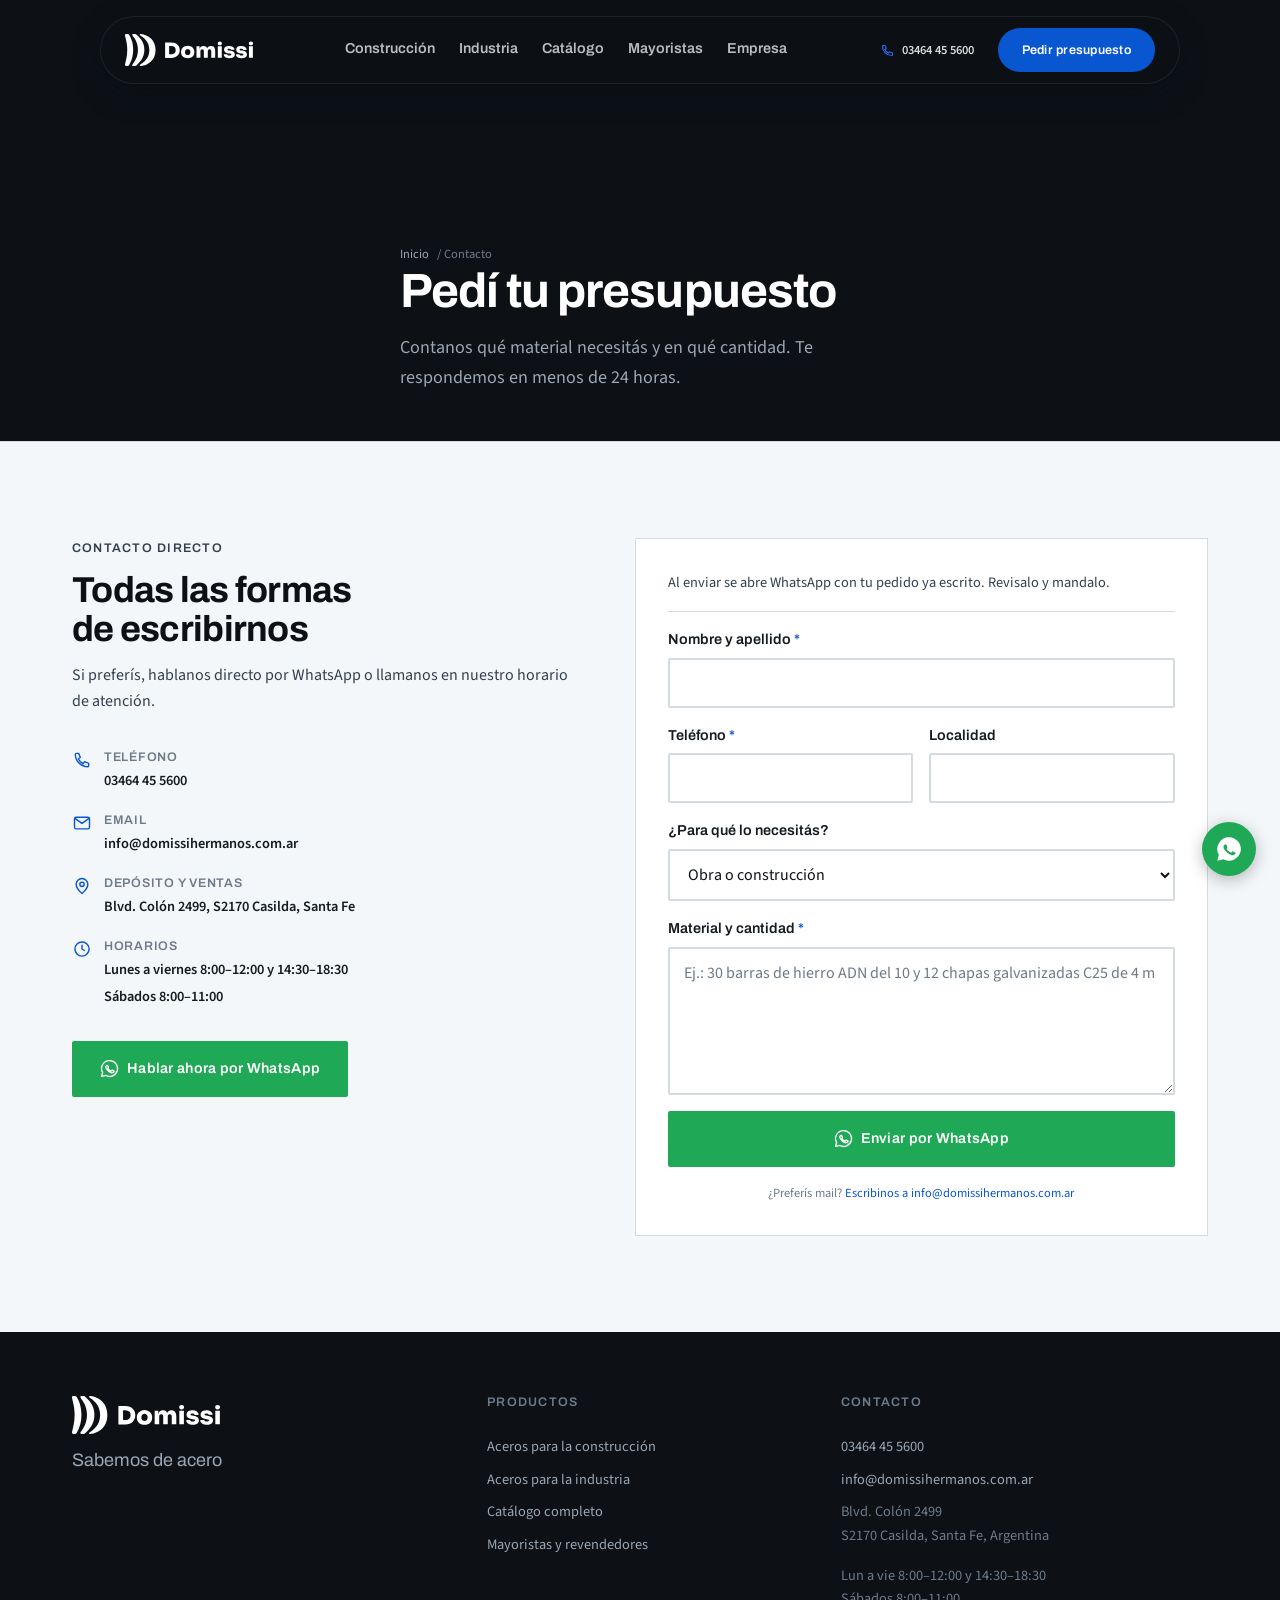
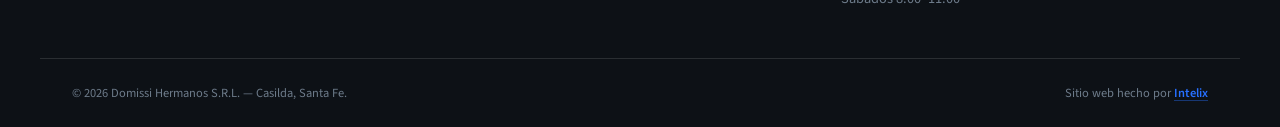
<file: contacto.html>
<!DOCTYPE html>
<html lang="es-AR">
<head>
<meta charset="UTF-8">
<meta name="viewport" content="width=device-width, initial-scale=1">

<title>Contacto y presupuestos | Domissi Hermanos</title>
<meta name="description" content="Pedí tu presupuesto de aceros por WhatsApp o mail. Depósito en Blvd. Colón 2499, Casilda, Santa Fe. Respondemos en menos de 24 horas.">
<link rel="canonical" href="https://domissihermanos.com.ar/contacto.html">

<meta property="og:type" content="website">
<meta property="og:locale" content="es_AR">
<meta property="og:site_name" content="Domissi Hermanos">
<meta property="og:title" content="Contacto y presupuestos | Domissi Hermanos">
<meta property="og:description" content="Pedí tu presupuesto de aceros por WhatsApp o mail. Respondemos en menos de 24 horas.">
<meta property="og:url" content="https://domissihermanos.com.ar/contacto.html">
<meta property="og:image" content="https://domissihermanos.com.ar/assets/img/hero-02.webp">
<meta name="twitter:card" content="summary_large_image">
<meta name="theme-color" content="#0d1116">

<link rel="icon" href="/favicon.ico" sizes="any">
<link rel="icon" type="image/png" sizes="32x32" href="/assets/icons/icon-32.png">
<link rel="apple-touch-icon" href="/assets/icons/apple-touch-icon.png">
<link rel="manifest" href="/site.webmanifest">
<link rel="preconnect" href="https://fonts.googleapis.com">
<link rel="preconnect" href="https://fonts.gstatic.com" crossorigin>
<link rel="stylesheet" href="https://fonts.googleapis.com/css2?family=Archivo:wght@500;600;700&family=Source+Sans+3:wght@400;600&display=swap">
<link rel="stylesheet" href="style.css">

<script type="application/ld+json">
{
  "@context": "https://schema.org",
  "@type": "ContactPage",
  "name": "Contacto — Domissi Hermanos",
  "url": "https://domissihermanos.com.ar/contacto.html"
}
</script>
</head>

<body>
<a class="skip" href="#main">Saltar al contenido</a>

<header class="head" id="head">
  <div class="head__pill">
    <a class="head__logo" href="/" aria-label="Domissi Hermanos, inicio">
      <img src="assets/Domissi.svg" alt="Domissi Hermanos" width="132" height="34">
    </a>
    <nav class="nav" id="nav" aria-label="Principal">
      <a href="productos.html#construccion">Construcción</a>
      <a href="productos.html#industria">Industria</a>
      <a href="productos.html">Catálogo</a>
      <a href="mayoristas.html">Mayoristas</a>
      <a href="empresa.html">Empresa</a>
    </nav>
    <a class="head__phone" href="tel:+543464455600">
      <svg viewBox="0 0 24 24" aria-hidden="true"><path d="M4 5c0-.6.4-1 1-1h3l2 5-2.5 1.5a13 13 0 0 0 6 6L15 14l5 2v3c0 .6-.4 1-1 1A15 15 0 0 1 4 5Z"/></svg>
      <span>03464 45 5600</span>
    </a>
    <a class="btn btn--primario head__cta" href="contacto.html">Pedir presupuesto</a>
    <button class="burger" id="burger" aria-expanded="false" aria-controls="navMobile" aria-label="Abrir menú">
      <span></span><span></span><span></span>
    </button>
  </div>
</header>

<nav class="nav-mobile" id="navMobile" aria-label="Principal móvil">
  <a href="productos.html#construccion">Construcción</a>
  <a href="productos.html#industria">Industria</a>
  <a href="productos.html">Catálogo</a>
  <a href="mayoristas.html">Mayoristas</a>
  <a href="empresa.html">Empresa</a>
  <a class="btn btn--primario" href="contacto.html">Pedir presupuesto</a>
</nav>

<main id="main">

<section class="pagehead">
  <div class="head-space"></div>
  <div class="shell pagehead__in">
    <p class="breadcrumb"><a href="/">Inicio</a> / Contacto</p>
    <h1>Pedí tu presupuesto</h1>
    <p>Contanos qué material necesitás y en qué cantidad. Te respondemos en menos de 24 horas.</p>
  </div>
</section>

<section class="quote" id="presupuesto">
  <div class="shell quote__in">

    <div class="quote__aside">
      <p class="eyebrow">Contacto directo</p>
      <h2>Todas las formas de escribirnos</h2>
      <p>Si preferís, hablanos directo por WhatsApp o llamanos en nuestro horario de atención.</p>

      <ul class="contact-list">
        <li>
          <svg viewBox="0 0 24 24" aria-hidden="true"><path d="M4 5c0-.6.4-1 1-1h3l2 5-2.5 1.5a13 13 0 0 0 6 6L15 14l5 2v3c0 .6-.4 1-1 1A15 15 0 0 1 4 5Z"/></svg>
          <div><span>Teléfono</span><a href="tel:+543464455600">03464 45 5600</a></div>
        </li>
        <li>
          <svg viewBox="0 0 24 24" aria-hidden="true"><rect x="3" y="5" width="18" height="14" rx="2"/><path d="m3.5 6.5 8.5 6 8.5-6"/></svg>
          <div><span>Email</span><a href="mailto:info@domissihermanos.com.ar">info@domissihermanos.com.ar</a></div>
        </li>
        <li>
          <svg viewBox="0 0 24 24" aria-hidden="true"><path d="M12 21s7-5.7 7-11a7 7 0 1 0-14 0c0 5.3 7 11 7 11Z"/><circle cx="12" cy="10" r="2.6"/></svg>
          <div><span>Depósito y ventas</span><a href="https://maps.app.goo.gl/EjJQR3NkxiCu3Ltn8" target="_blank" rel="noopener">Blvd. Colón 2499, S2170 Casilda, Santa Fe</a></div>
        </li>
        <li>
          <svg viewBox="0 0 24 24" aria-hidden="true"><circle cx="12" cy="12" r="8.5"/><path d="M12 7.5V12l3 1.8"/></svg>
          <div><span>Horarios</span><b>Lunes a viernes 8:00–12:00 y 14:30–18:30<br>Sábados 8:00–11:00</b></div>
        </li>
      </ul>

      <a class="btn btn--wa" style="margin-top: var(--e-6)" href="https://wa.me/5493464609089?text=Hola,%20te%20escribo%20a%20trav%C3%A9s%20del%20sitio%20web%20de%20Domissi" target="_blank" rel="noopener">
        <svg viewBox="0 0 24 24" aria-hidden="true" class="ico-wa"><path d="M12 2a10 10 0 0 0-8.7 15L2 22l5.2-1.3A10 10 0 1 0 12 2Zm5.3 14.1c-.2.6-1.3 1.2-1.8 1.2-.5.1-1 .1-1.7-.1a12 12 0 0 1-5.6-4.6c-.4-.6-.9-1.5-.9-2.4s.4-1.4.7-1.7c.2-.2.4-.3.7-.3h.5c.2 0 .4 0 .6.4l.8 1.9c.1.2 0 .4-.1.5l-.4.5c-.1.2-.3.3-.1.6a8 8 0 0 0 3.5 3c.3.2.5.1.6 0l.8-.9c.2-.2.4-.2.6-.1l1.8.9c.2.1.4.2.4.3v.8Z"/></svg>
        Hablar ahora por WhatsApp
      </a>
    </div>

    <form class="quote__form" id="form" novalidate>
      <p class="form__intro">Al enviar se abre WhatsApp con tu pedido ya escrito. Revisalo y mandalo.</p>

      <div class="field">
        <label for="f-nombre">Nombre y apellido <span aria-hidden="true">*</span></label>
        <input type="text" id="f-nombre" name="nombre" required autocomplete="name">
        <p class="err" data-for="f-nombre"></p>
      </div>

      <div class="field-row">
        <div class="field">
          <label for="f-tel">Teléfono <span aria-hidden="true">*</span></label>
          <input type="tel" id="f-tel" name="telefono" required autocomplete="tel" inputmode="tel">
          <p class="err" data-for="f-tel"></p>
        </div>
        <div class="field">
          <label for="f-loc">Localidad</label>
          <input type="text" id="f-loc" name="localidad" autocomplete="address-level2">
        </div>
      </div>

      <div class="field">
        <label for="f-rubro">¿Para qué lo necesitás?</label>
        <select id="f-rubro" name="rubro">
          <option value="Obra o construcción">Obra o construcción</option>
          <option value="Industria o taller metalúrgico">Industria o taller metalúrgico</option>
          <option value="Reventa (mayorista)">Reventa (mayorista)</option>
          <option value="Otro">Otro</option>
        </select>
      </div>

      <div class="field">
        <label for="f-detalle">Material y cantidad <span aria-hidden="true">*</span></label>
        <textarea id="f-detalle" name="detalle" rows="5" required placeholder="Ej.: 30 barras de hierro ADN del 10 y 12 chapas galvanizadas C25 de 4 m"></textarea>
        <p class="err" data-for="f-detalle"></p>
      </div>

      <button class="btn btn--wa btn--full" type="submit">
        <svg viewBox="0 0 24 24" aria-hidden="true" class="ico-wa"><path d="M12 2a10 10 0 0 0-8.7 15L2 22l5.2-1.3A10 10 0 1 0 12 2Zm5.3 14.1c-.2.6-1.3 1.2-1.8 1.2-.5.1-1 .1-1.7-.1a12 12 0 0 1-5.6-4.6c-.4-.6-.9-1.5-.9-2.4s.4-1.4.7-1.7c.2-.2.4-.3.7-.3h.5c.2 0 .4 0 .6.4l.8 1.9c.1.2 0 .4-.1.5l-.4.5c-.1.2-.3.3-.1.6a8 8 0 0 0 3.5 3c.3.2.5.1.6 0l.8-.9c.2-.2.4-.2.6-.1l1.8.9c.2.1.4.2.4.3v.8Z"/></svg>
        Enviar por WhatsApp
      </button>
      <p class="form__alt">¿Preferís mail? <a href="mailto:info@domissihermanos.com.ar">Escribinos a info@domissihermanos.com.ar</a></p>
    </form>

  </div>
</section>

</main>

<footer class="foot">
  <div class="shell foot__in">
    <div class="foot__brand">
      <img src="assets/logo-blanco.svg" alt="Domissi Hermanos" width="160" height="41" loading="lazy">
      <p class="foot__tag">Sabemos de acero</p>
    </div>
    <nav class="foot__nav" aria-label="Pie de página">
      <h2>Productos</h2>
      <a href="productos.html#construccion">Aceros para la construcción</a>
      <a href="productos.html#industria">Aceros para la industria</a>
      <a href="productos.html">Catálogo completo</a>
      <a href="mayoristas.html">Mayoristas y revendedores</a>
    </nav>
    <div class="foot__contact">
      <h2>Contacto</h2>
      <a href="tel:+543464455600">03464 45 5600</a>
      <a href="mailto:info@domissihermanos.com.ar">info@domissihermanos.com.ar</a>
      <address>Blvd. Colón 2499<br>S2170 Casilda, Santa Fe, Argentina</address>
      <p class="foot__hours">Lun a vie 8:00–12:00 y 14:30–18:30<br>Sábados 8:00–11:00</p>
    </div>
  </div>
  <div class="shell foot__legal">
    <p>&copy; <span id="year">2026</span> Domissi Hermanos S.R.L. — Casilda, Santa Fe.</p>
    <p class="foot__credit">Sitio web hecho por <a href="https://intelix.com.ar" target="_blank" rel="noopener">Intelix</a></p>
  </div>
</footer>

<a class="wa-float" href="https://wa.me/5493464609089?text=Hola,%20te%20escribo%20a%20trav%C3%A9s%20del%20sitio%20web%20de%20Domissi" target="_blank" rel="noopener" aria-label="Escribir por WhatsApp">
  <svg viewBox="0 0 24 24" aria-hidden="true"><path d="M12 2a10 10 0 0 0-8.7 15L2 22l5.2-1.3A10 10 0 1 0 12 2Zm5.3 14.1c-.2.6-1.3 1.2-1.8 1.2-.5.1-1 .1-1.7-.1a12 12 0 0 1-5.6-4.6c-.4-.6-.9-1.5-.9-2.4s.4-1.4.7-1.7c.2-.2.4-.3.7-.3h.5c.2 0 .4 0 .6.4l.8 1.9c.1.2 0 .4-.1.5l-.4.5c-.1.2-.3.3-.1.6a8 8 0 0 0 3.5 3c.3.2.5.1.6 0l.8-.9c.2-.2.4-.2.6-.1l1.8.9c.2.1.4.2.4.3v.8Z"/></svg>
</a>

<script src="assets/js/lenis.min.js"></script>
<script src="script.js"></script>
</body>
</html>
</file>
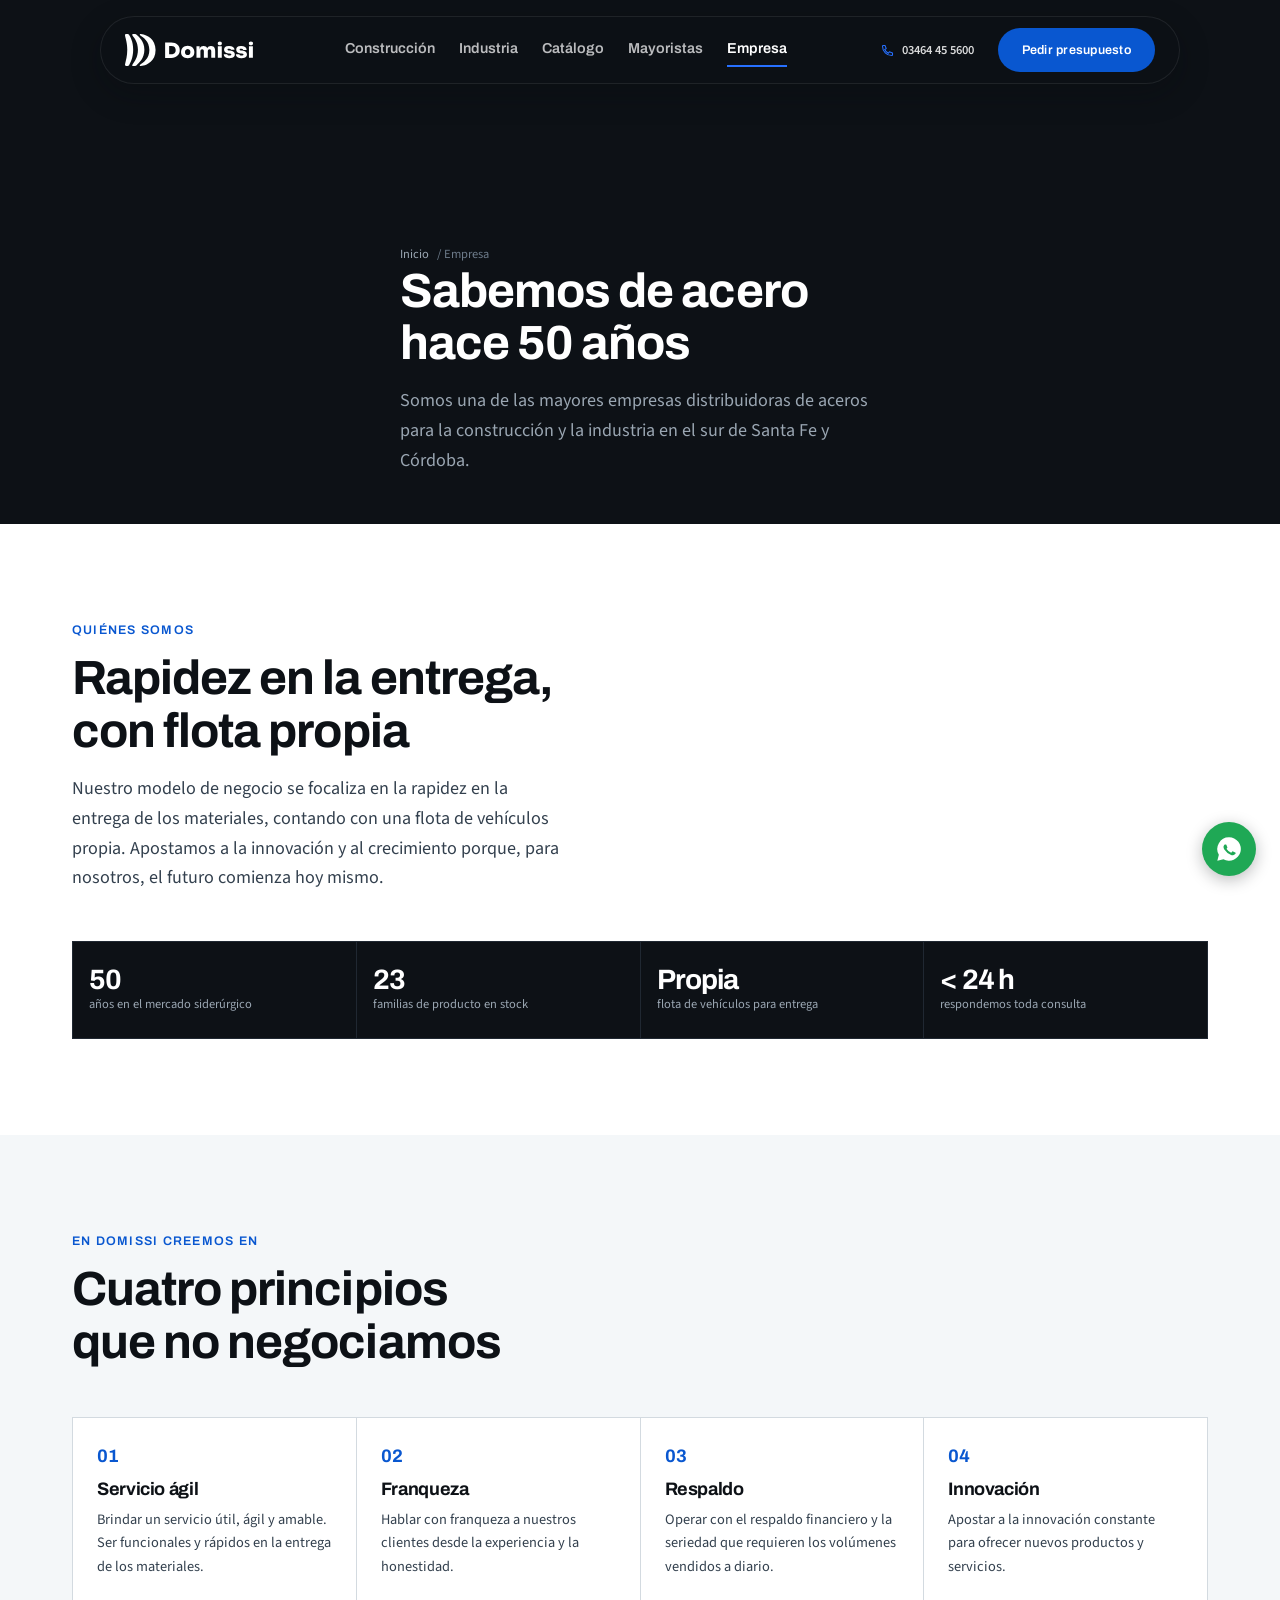
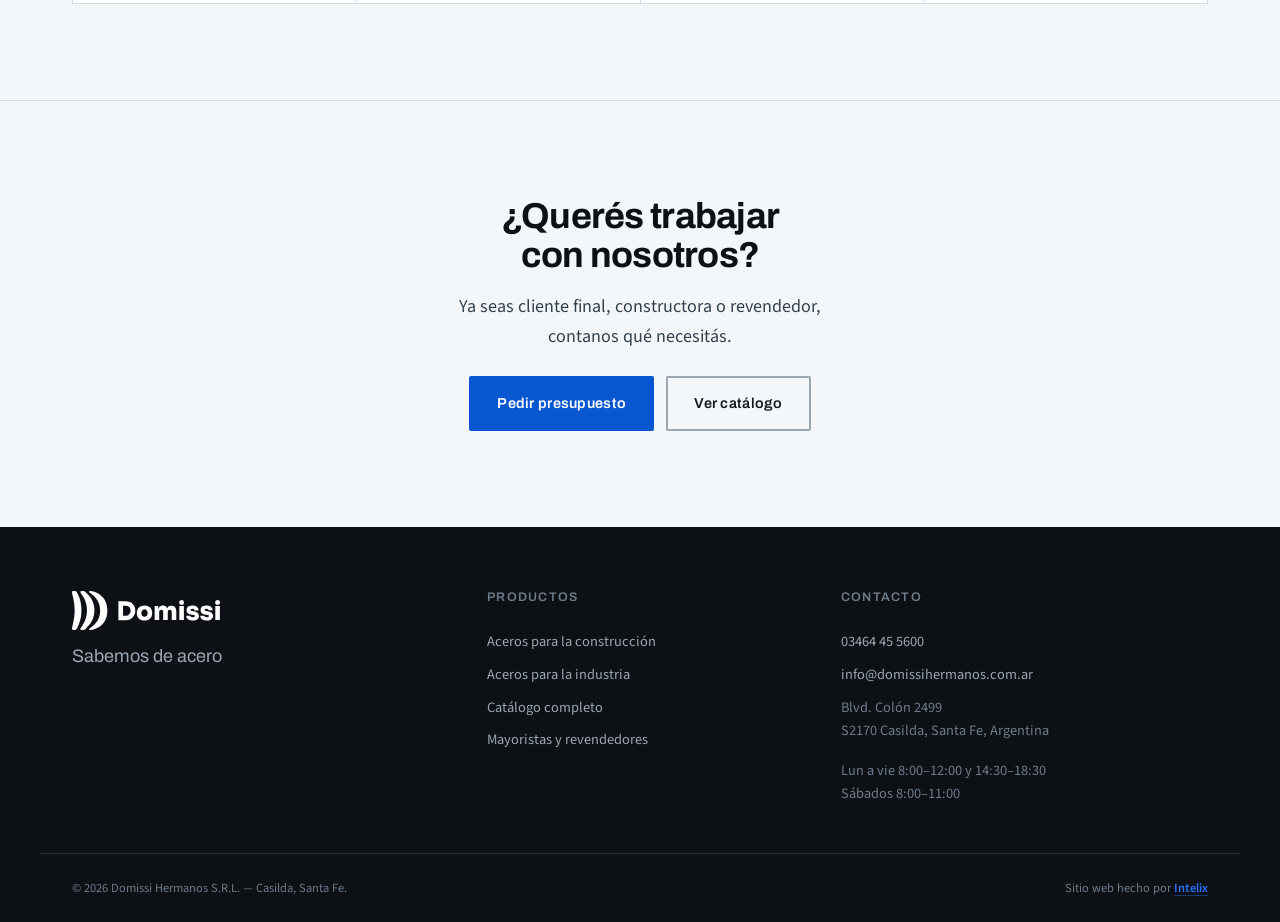
<file: empresa.html>
<!DOCTYPE html>
<html lang="es-AR">
<head>
<meta charset="UTF-8">
<meta name="viewport" content="width=device-width, initial-scale=1">

<title>50 años distribuyendo acero en el sur de Santa Fe | Domissi</title>
<meta name="description" content="Domissi Hermanos abastece de acero a constructoras, corralones, herrerías y PYMES metalúrgicas desde Casilda, con flota propia y entrega rápida hace 50 años.">
<link rel="canonical" href="https://domissihermanos.com.ar/empresa.html">

<meta property="og:type" content="website">
<meta property="og:locale" content="es_AR">
<meta property="og:site_name" content="Domissi Hermanos">
<meta property="og:title" content="50 años distribuyendo acero en el sur de Santa Fe | Domissi">
<meta property="og:description" content="Domissi Hermanos abastece de acero a constructoras, corralones, herrerías y PYMES metalúrgicas desde Casilda, con flota propia.">
<meta property="og:url" content="https://domissihermanos.com.ar/empresa.html">
<meta property="og:image" content="https://domissihermanos.com.ar/assets/img/hero-02.webp">
<meta name="twitter:card" content="summary_large_image">
<meta name="theme-color" content="#0d1116">

<link rel="icon" href="/favicon.ico" sizes="any">
<link rel="icon" type="image/png" sizes="32x32" href="/assets/icons/icon-32.png">
<link rel="apple-touch-icon" href="/assets/icons/apple-touch-icon.png">
<link rel="manifest" href="/site.webmanifest">
<link rel="preconnect" href="https://fonts.googleapis.com">
<link rel="preconnect" href="https://fonts.gstatic.com" crossorigin>
<link rel="stylesheet" href="https://fonts.googleapis.com/css2?family=Archivo:wght@500;600;700&family=Source+Sans+3:wght@400;600&display=swap">
<link rel="stylesheet" href="style.css">

<script type="application/ld+json">
{
  "@context": "https://schema.org",
  "@type": "AboutPage",
  "name": "Empresa — Domissi Hermanos",
  "url": "https://domissihermanos.com.ar/empresa.html",
  "mainEntity": {
    "@type": "Organization",
    "name": "Domissi Hermanos",
    "foundingDate": "1976",
    "slogan": "Sabemos de acero",
    "address": {
      "@type": "PostalAddress",
      "streetAddress": "Blvd. Colón 2499",
      "addressLocality": "Casilda",
      "addressRegion": "Santa Fe",
      "addressCountry": "AR"
    }
  }
}
</script>
</head>

<body>
<a class="skip" href="#main">Saltar al contenido</a>

<header class="head" id="head">
  <div class="head__pill">
    <a class="head__logo" href="/" aria-label="Domissi Hermanos, inicio">
      <img src="assets/Domissi.svg" alt="Domissi Hermanos" width="132" height="34">
    </a>
    <nav class="nav" id="nav" aria-label="Principal">
      <a href="productos.html#construccion">Construcción</a>
      <a href="productos.html#industria">Industria</a>
      <a href="productos.html">Catálogo</a>
      <a href="mayoristas.html">Mayoristas</a>
      <a href="empresa.html" class="is-active">Empresa</a>
    </nav>
    <a class="head__phone" href="tel:+543464455600">
      <svg viewBox="0 0 24 24" aria-hidden="true"><path d="M4 5c0-.6.4-1 1-1h3l2 5-2.5 1.5a13 13 0 0 0 6 6L15 14l5 2v3c0 .6-.4 1-1 1A15 15 0 0 1 4 5Z"/></svg>
      <span>03464 45 5600</span>
    </a>
    <a class="btn btn--primario head__cta" href="contacto.html">Pedir presupuesto</a>
    <button class="burger" id="burger" aria-expanded="false" aria-controls="navMobile" aria-label="Abrir menú">
      <span></span><span></span><span></span>
    </button>
  </div>
</header>

<nav class="nav-mobile" id="navMobile" aria-label="Principal móvil">
  <a href="productos.html#construccion">Construcción</a>
  <a href="productos.html#industria">Industria</a>
  <a href="productos.html">Catálogo</a>
  <a href="mayoristas.html">Mayoristas</a>
  <a href="empresa.html">Empresa</a>
  <a class="btn btn--primario" href="contacto.html">Pedir presupuesto</a>
</nav>

<main id="main">

<section class="pagehead">
  <div class="head-space"></div>
  <div class="shell pagehead__in">
    <p class="breadcrumb"><a href="/">Inicio</a> / Empresa</p>
    <h1>Sabemos de acero hace 50 años</h1>
    <p>Somos una de las mayores empresas distribuidoras de aceros para la construcción y la industria en el sur de Santa Fe y Córdoba.</p>
  </div>
</section>

<section class="company">
  <div class="shell">
    <header class="sec-head">
      <p class="eyebrow">Quiénes somos</p>
      <h2>Rapidez en la entrega, con flota propia</h2>
      <p class="sec-head__lede">Nuestro modelo de negocio se focaliza en la rapidez en la entrega de los materiales, contando con una flota de vehículos propia. Apostamos a la innovación y al crecimiento porque, para nosotros, el futuro comienza hoy mismo.</p>
    </header>

    <div class="facts facts--static">
      <div class="fact"><span class="fact__n">50</span><span class="fact__l">años en el mercado siderúrgico</span></div>
      <div class="fact"><span class="fact__n">23</span><span class="fact__l">familias de producto en stock</span></div>
      <div class="fact"><span class="fact__n">Propia</span><span class="fact__l">flota de vehículos para entrega</span></div>
      <div class="fact"><span class="fact__n">&lt; 24 h</span><span class="fact__l">respondemos toda consulta</span></div>
    </div>
  </div>
</section>

<section class="company company--alt">
  <div class="shell">
    <header class="sec-head">
      <p class="eyebrow">En Domissi creemos en</p>
      <h2>Cuatro principios que no negociamos</h2>
    </header>

    <div class="values">
      <article class="value">
        <span class="value__n">01</span>
        <h3>Servicio ágil</h3>
        <p>Brindar un servicio útil, ágil y amable. Ser funcionales y rápidos en la entrega de los materiales.</p>
      </article>
      <article class="value">
        <span class="value__n">02</span>
        <h3>Franqueza</h3>
        <p>Hablar con franqueza a nuestros clientes desde la experiencia y la honestidad.</p>
      </article>
      <article class="value">
        <span class="value__n">03</span>
        <h3>Respaldo</h3>
        <p>Operar con el respaldo financiero y la seriedad que requieren los volúmenes vendidos a diario.</p>
      </article>
      <article class="value">
        <span class="value__n">04</span>
        <h3>Innovación</h3>
        <p>Apostar a la innovación constante para ofrecer nuevos productos y servicios.</p>
      </article>
    </div>
  </div>
</section>

<section class="cta-final">
  <div class="shell cta-final__in">
    <h2>¿Querés trabajar con nosotros?</h2>
    <p>Ya seas cliente final, constructora o revendedor, contanos qué necesitás.</p>
    <div class="cta-final__btns">
      <a class="btn btn--primario" href="contacto.html">Pedir presupuesto</a>
      <a class="btn btn--ghost-dark" href="productos.html">Ver catálogo</a>
    </div>
  </div>
</section>

</main>

<footer class="foot">
  <div class="shell foot__in">
    <div class="foot__brand">
      <img src="assets/logo-blanco.svg" alt="Domissi Hermanos" width="160" height="41" loading="lazy">
      <p class="foot__tag">Sabemos de acero</p>
    </div>
    <nav class="foot__nav" aria-label="Pie de página">
      <h2>Productos</h2>
      <a href="productos.html#construccion">Aceros para la construcción</a>
      <a href="productos.html#industria">Aceros para la industria</a>
      <a href="productos.html">Catálogo completo</a>
      <a href="mayoristas.html">Mayoristas y revendedores</a>
    </nav>
    <div class="foot__contact">
      <h2>Contacto</h2>
      <a href="tel:+543464455600">03464 45 5600</a>
      <a href="mailto:info@domissihermanos.com.ar">info@domissihermanos.com.ar</a>
      <address>Blvd. Colón 2499<br>S2170 Casilda, Santa Fe, Argentina</address>
      <p class="foot__hours">Lun a vie 8:00–12:00 y 14:30–18:30<br>Sábados 8:00–11:00</p>
    </div>
  </div>
  <div class="shell foot__legal">
    <p>&copy; <span id="year">2026</span> Domissi Hermanos S.R.L. — Casilda, Santa Fe.</p>
    <p class="foot__credit">Sitio web hecho por <a href="https://intelix.com.ar" target="_blank" rel="noopener">Intelix</a></p>
  </div>
</footer>

<a class="wa-float" href="https://wa.me/5493464609089?text=Hola,%20te%20escribo%20a%20trav%C3%A9s%20del%20sitio%20web%20de%20Domissi" target="_blank" rel="noopener" aria-label="Escribir por WhatsApp">
  <svg viewBox="0 0 24 24" aria-hidden="true"><path d="M12 2a10 10 0 0 0-8.7 15L2 22l5.2-1.3A10 10 0 1 0 12 2Zm5.3 14.1c-.2.6-1.3 1.2-1.8 1.2-.5.1-1 .1-1.7-.1a12 12 0 0 1-5.6-4.6c-.4-.6-.9-1.5-.9-2.4s.4-1.4.7-1.7c.2-.2.4-.3.7-.3h.5c.2 0 .4 0 .6.4l.8 1.9c.1.2 0 .4-.1.5l-.4.5c-.1.2-.3.3-.1.6a8 8 0 0 0 3.5 3c.3.2.5.1.6 0l.8-.9c.2-.2.4-.2.6-.1l1.8.9c.2.1.4.2.4.3v.8Z"/></svg>
</a>

<script src="assets/js/lenis.min.js"></script>
<script src="script.js"></script>
</body>
</html>
</file>
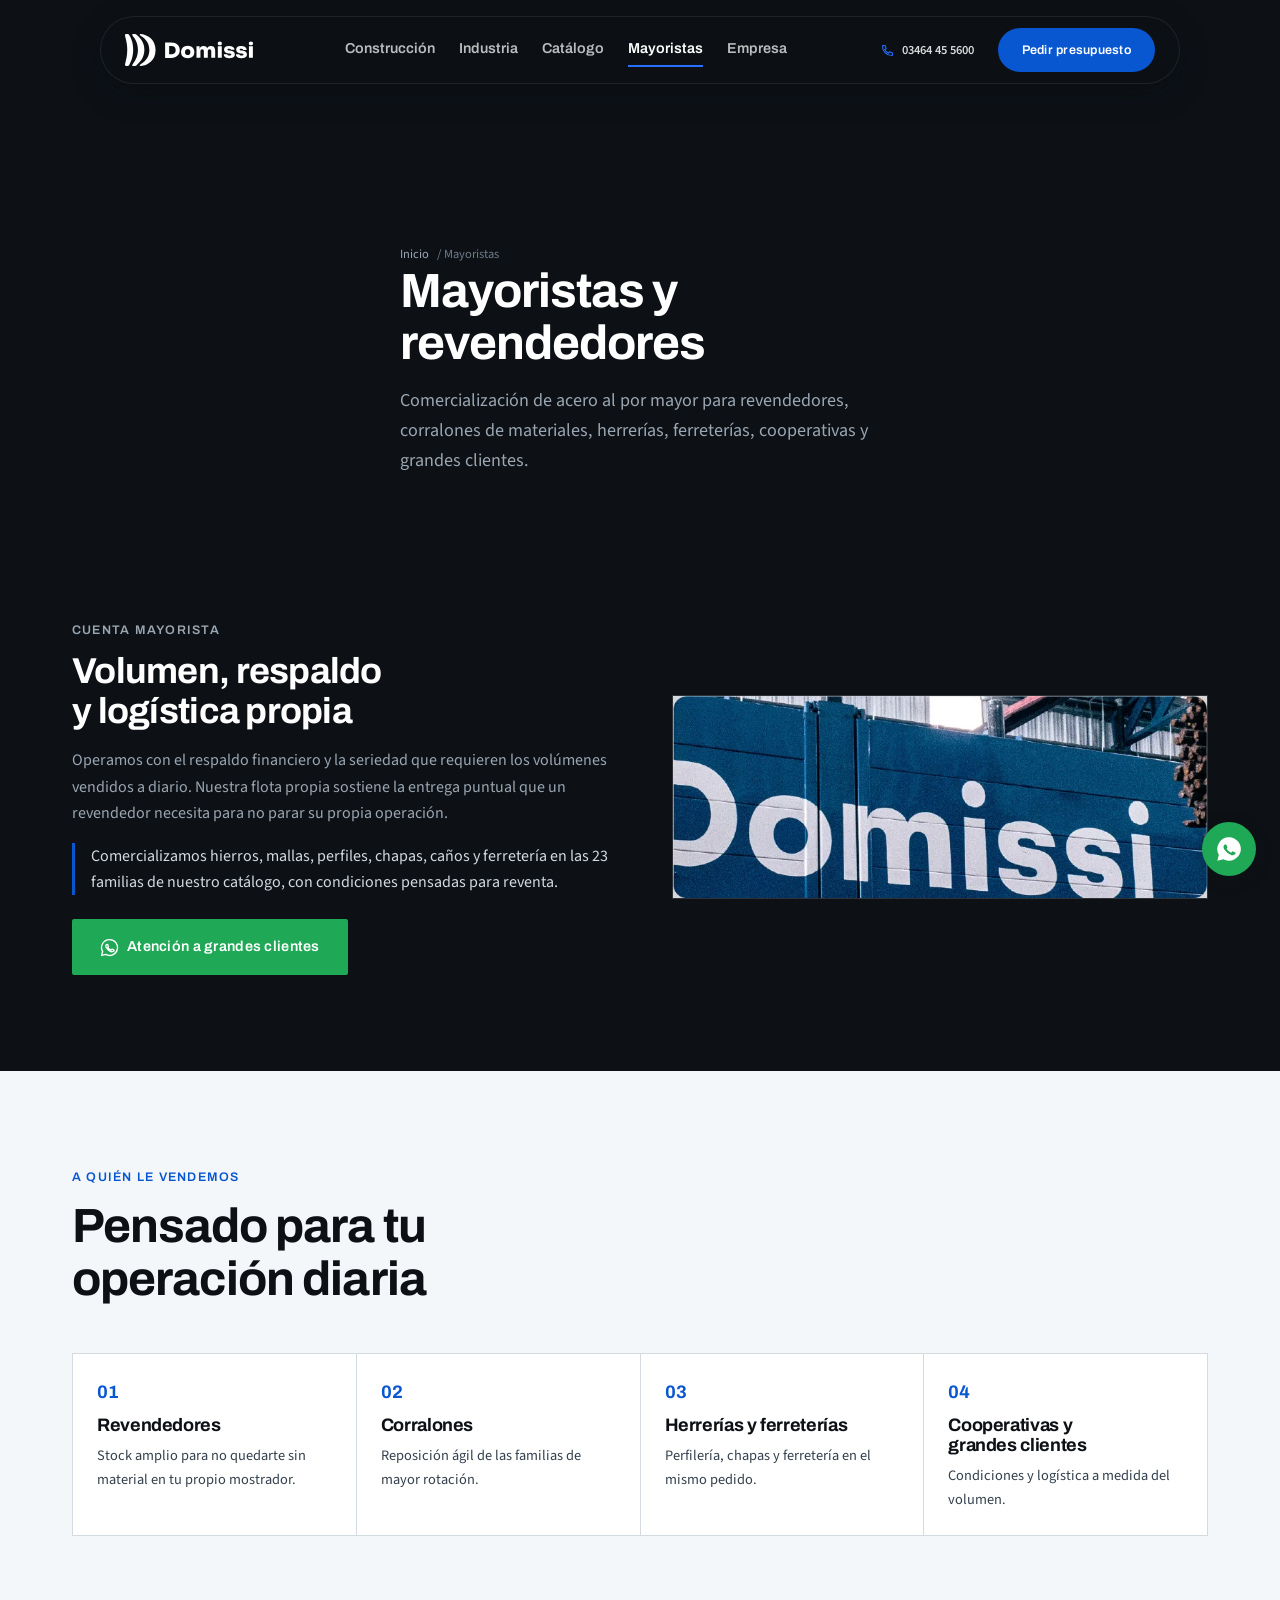
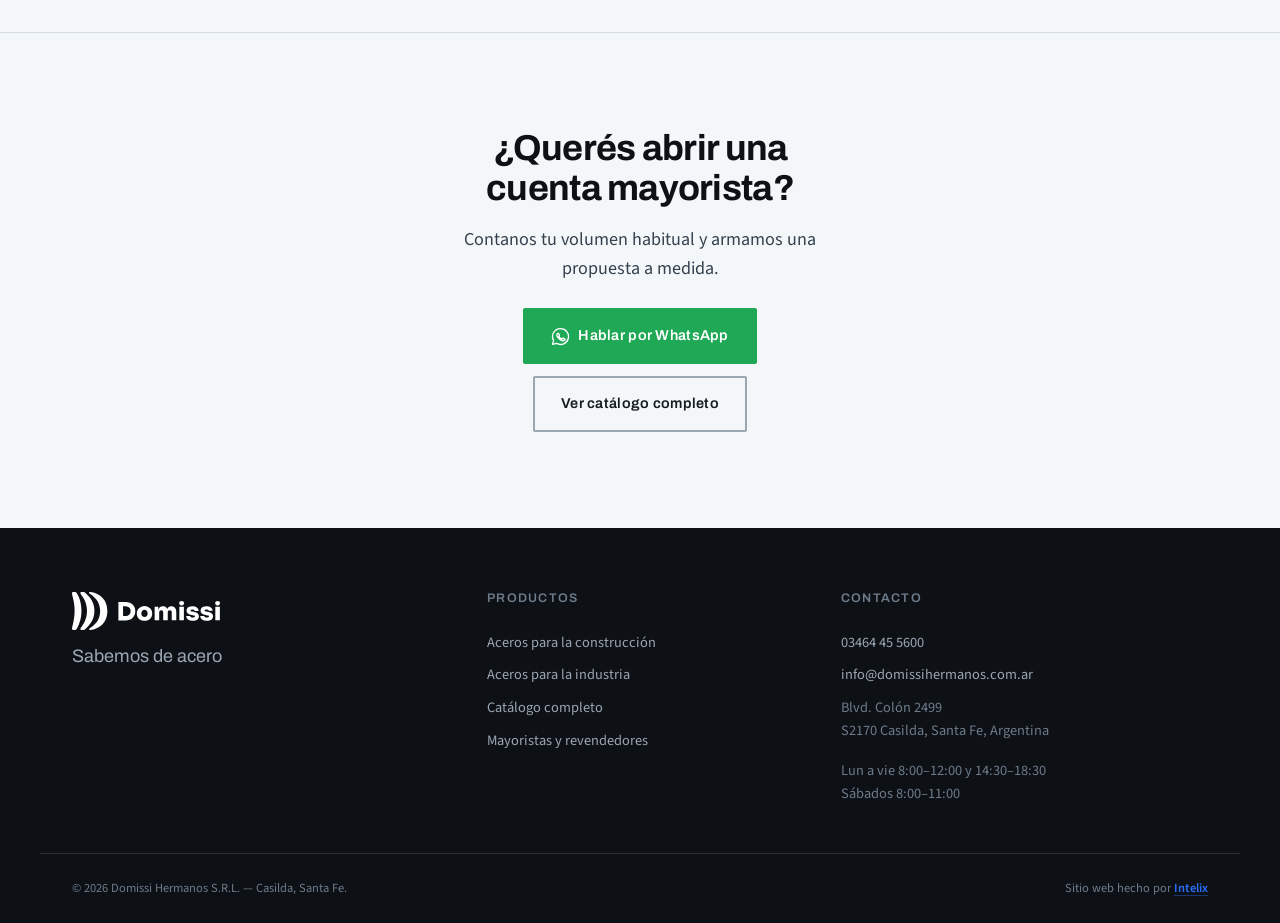
<file: mayoristas.html>
<!DOCTYPE html>
<html lang="es-AR">
<head>
<meta charset="UTF-8">
<meta name="viewport" content="width=device-width, initial-scale=1">

<title>Venta de acero por mayor en Santa Fe | Domissi Hermanos</title>
<meta name="description" content="Comercialización de acero al por mayor para revendedores, corralones, herrerías, ferreterías, cooperativas y grandes clientes. Respaldo financiero y flota propia.">
<link rel="canonical" href="https://domissihermanos.com.ar/mayoristas.html">

<meta property="og:type" content="website">
<meta property="og:locale" content="es_AR">
<meta property="og:site_name" content="Domissi Hermanos">
<meta property="og:title" content="Venta de acero por mayor en Santa Fe | Domissi Hermanos">
<meta property="og:description" content="Comercialización de acero al por mayor para revendedores, corralones, herrerías, ferreterías, cooperativas y grandes clientes.">
<meta property="og:url" content="https://domissihermanos.com.ar/mayoristas.html">
<meta property="og:image" content="https://domissihermanos.com.ar/assets/img/mayoristas.webp">
<meta name="twitter:card" content="summary_large_image">
<meta name="theme-color" content="#0d1116">

<link rel="icon" href="/favicon.ico" sizes="any">
<link rel="icon" type="image/png" sizes="32x32" href="/assets/icons/icon-32.png">
<link rel="apple-touch-icon" href="/assets/icons/apple-touch-icon.png">
<link rel="manifest" href="/site.webmanifest">
<link rel="preconnect" href="https://fonts.googleapis.com">
<link rel="preconnect" href="https://fonts.gstatic.com" crossorigin>
<link rel="stylesheet" href="https://fonts.googleapis.com/css2?family=Archivo:wght@500;600;700&family=Source+Sans+3:wght@400;600&display=swap">
<link rel="stylesheet" href="style.css">
</head>

<body>
<a class="skip" href="#main">Saltar al contenido</a>

<header class="head" id="head">
  <div class="head__pill">
    <a class="head__logo" href="/" aria-label="Domissi Hermanos, inicio">
      <img src="assets/Domissi.svg" alt="Domissi Hermanos" width="132" height="34">
    </a>
    <nav class="nav" id="nav" aria-label="Principal">
      <a href="productos.html#construccion">Construcción</a>
      <a href="productos.html#industria">Industria</a>
      <a href="productos.html">Catálogo</a>
      <a href="mayoristas.html" class="is-active">Mayoristas</a>
      <a href="empresa.html">Empresa</a>
    </nav>
    <a class="head__phone" href="tel:+543464455600">
      <svg viewBox="0 0 24 24" aria-hidden="true"><path d="M4 5c0-.6.4-1 1-1h3l2 5-2.5 1.5a13 13 0 0 0 6 6L15 14l5 2v3c0 .6-.4 1-1 1A15 15 0 0 1 4 5Z"/></svg>
      <span>03464 45 5600</span>
    </a>
    <a class="btn btn--primario head__cta" href="contacto.html">Pedir presupuesto</a>
    <button class="burger" id="burger" aria-expanded="false" aria-controls="navMobile" aria-label="Abrir menú">
      <span></span><span></span><span></span>
    </button>
  </div>
</header>

<nav class="nav-mobile" id="navMobile" aria-label="Principal móvil">
  <a href="productos.html#construccion">Construcción</a>
  <a href="productos.html#industria">Industria</a>
  <a href="productos.html">Catálogo</a>
  <a href="mayoristas.html">Mayoristas</a>
  <a href="empresa.html">Empresa</a>
  <a class="btn btn--primario" href="contacto.html">Pedir presupuesto</a>
</nav>

<main id="main">

<section class="pagehead">
  <div class="head-space"></div>
  <div class="shell pagehead__in">
    <p class="breadcrumb"><a href="/">Inicio</a> / Mayoristas</p>
    <h1>Mayoristas y revendedores</h1>
    <p>Comercialización de acero al por mayor para revendedores, corralones de materiales, herrerías, ferreterías, cooperativas y grandes clientes.</p>
  </div>
</section>

<section class="wholesale">
  <div class="shell wholesale__in">
    <div class="wholesale__text">
      <p class="eyebrow eyebrow--light">Cuenta mayorista</p>
      <h2>Volumen, respaldo y logística propia</h2>
      <p>Operamos con el respaldo financiero y la seriedad que requieren los volúmenes vendidos a diario. Nuestra flota propia sostiene la entrega puntual que un revendedor necesita para no parar su propia operación.</p>
      <p class="wholesale__note">Comercializamos hierros, mallas, perfiles, chapas, caños y ferretería en las 23 familias de nuestro catálogo, con condiciones pensadas para reventa.</p>
      <a class="btn btn--wa" href="https://wa.link/459kjc" target="_blank" rel="noopener">
        <svg viewBox="0 0 24 24" aria-hidden="true" class="ico-wa"><path d="M12 2a10 10 0 0 0-8.7 15L2 22l5.2-1.3A10 10 0 1 0 12 2Zm5.3 14.1c-.2.6-1.3 1.2-1.8 1.2-.5.1-1 .1-1.7-.1a12 12 0 0 1-5.6-4.6c-.4-.6-.9-1.5-.9-2.4s.4-1.4.7-1.7c.2-.2.4-.3.7-.3h.5c.2 0 .4 0 .6.4l.8 1.9c.1.2 0 .4-.1.5l-.4.5c-.1.2-.3.3-.1.6a8 8 0 0 0 3.5 3c.3.2.5.1.6 0l.8-.9c.2-.2.4-.2.6-.1l1.8.9c.2.1.4.2.4.3v.8Z"/></svg>
        Atención a grandes clientes
      </a>
    </div>
    <div class="wholesale__img">
      <img src="assets/img/mayoristas.webp" alt="Portón de acceso al depósito de Domissi Hermanos" loading="lazy" width="746" height="282">
    </div>
  </div>
</section>

<section class="company company--alt">
  <div class="shell">
    <header class="sec-head">
      <p class="eyebrow">A quién le vendemos</p>
      <h2>Pensado para tu operación diaria</h2>
    </header>
    <div class="values">
      <article class="value"><span class="value__n">01</span><h3>Revendedores</h3><p>Stock amplio para no quedarte sin material en tu propio mostrador.</p></article>
      <article class="value"><span class="value__n">02</span><h3>Corralones</h3><p>Reposición ágil de las familias de mayor rotación.</p></article>
      <article class="value"><span class="value__n">03</span><h3>Herrerías y ferreterías</h3><p>Perfilería, chapas y ferretería en el mismo pedido.</p></article>
      <article class="value"><span class="value__n">04</span><h3>Cooperativas y grandes clientes</h3><p>Condiciones y logística a medida del volumen.</p></article>
    </div>
  </div>
</section>

<section class="cta-final">
  <div class="shell cta-final__in">
    <h2>¿Querés abrir una cuenta mayorista?</h2>
    <p>Contanos tu volumen habitual y armamos una propuesta a medida.</p>
    <div class="cta-final__btns">
      <a class="btn btn--wa" href="https://wa.link/459kjc" target="_blank" rel="noopener">
        <svg viewBox="0 0 24 24" aria-hidden="true" class="ico-wa"><path d="M12 2a10 10 0 0 0-8.7 15L2 22l5.2-1.3A10 10 0 1 0 12 2Zm5.3 14.1c-.2.6-1.3 1.2-1.8 1.2-.5.1-1 .1-1.7-.1a12 12 0 0 1-5.6-4.6c-.4-.6-.9-1.5-.9-2.4s.4-1.4.7-1.7c.2-.2.4-.3.7-.3h.5c.2 0 .4 0 .6.4l.8 1.9c.1.2 0 .4-.1.5l-.4.5c-.1.2-.3.3-.1.6a8 8 0 0 0 3.5 3c.3.2.5.1.6 0l.8-.9c.2-.2.4-.2.6-.1l1.8.9c.2.1.4.2.4.3v.8Z"/></svg>
        Hablar por WhatsApp
      </a>
      <a class="btn btn--ghost-dark" href="productos.html">Ver catálogo completo</a>
    </div>
  </div>
</section>

</main>

<footer class="foot">
  <div class="shell foot__in">
    <div class="foot__brand">
      <img src="assets/logo-blanco.svg" alt="Domissi Hermanos" width="160" height="41" loading="lazy">
      <p class="foot__tag">Sabemos de acero</p>
    </div>
    <nav class="foot__nav" aria-label="Pie de página">
      <h2>Productos</h2>
      <a href="productos.html#construccion">Aceros para la construcción</a>
      <a href="productos.html#industria">Aceros para la industria</a>
      <a href="productos.html">Catálogo completo</a>
      <a href="mayoristas.html">Mayoristas y revendedores</a>
    </nav>
    <div class="foot__contact">
      <h2>Contacto</h2>
      <a href="tel:+543464455600">03464 45 5600</a>
      <a href="mailto:info@domissihermanos.com.ar">info@domissihermanos.com.ar</a>
      <address>Blvd. Colón 2499<br>S2170 Casilda, Santa Fe, Argentina</address>
      <p class="foot__hours">Lun a vie 8:00–12:00 y 14:30–18:30<br>Sábados 8:00–11:00</p>
    </div>
  </div>
  <div class="shell foot__legal">
    <p>&copy; <span id="year">2026</span> Domissi Hermanos S.R.L. — Casilda, Santa Fe.</p>
    <p class="foot__credit">Sitio web hecho por <a href="https://intelix.com.ar" target="_blank" rel="noopener">Intelix</a></p>
  </div>
</footer>

<a class="wa-float" href="https://wa.me/5493464609089?text=Hola,%20te%20escribo%20a%20trav%C3%A9s%20del%20sitio%20web%20de%20Domissi" target="_blank" rel="noopener" aria-label="Escribir por WhatsApp">
  <svg viewBox="0 0 24 24" aria-hidden="true"><path d="M12 2a10 10 0 0 0-8.7 15L2 22l5.2-1.3A10 10 0 1 0 12 2Zm5.3 14.1c-.2.6-1.3 1.2-1.8 1.2-.5.1-1 .1-1.7-.1a12 12 0 0 1-5.6-4.6c-.4-.6-.9-1.5-.9-2.4s.4-1.4.7-1.7c.2-.2.4-.3.7-.3h.5c.2 0 .4 0 .6.4l.8 1.9c.1.2 0 .4-.1.5l-.4.5c-.1.2-.3.3-.1.6a8 8 0 0 0 3.5 3c.3.2.5.1.6 0l.8-.9c.2-.2.4-.2.6-.1l1.8.9c.2.1.4.2.4.3v.8Z"/></svg>
</a>

<script src="assets/js/lenis.min.js"></script>
<script src="script.js"></script>
</body>
</html>
</file>
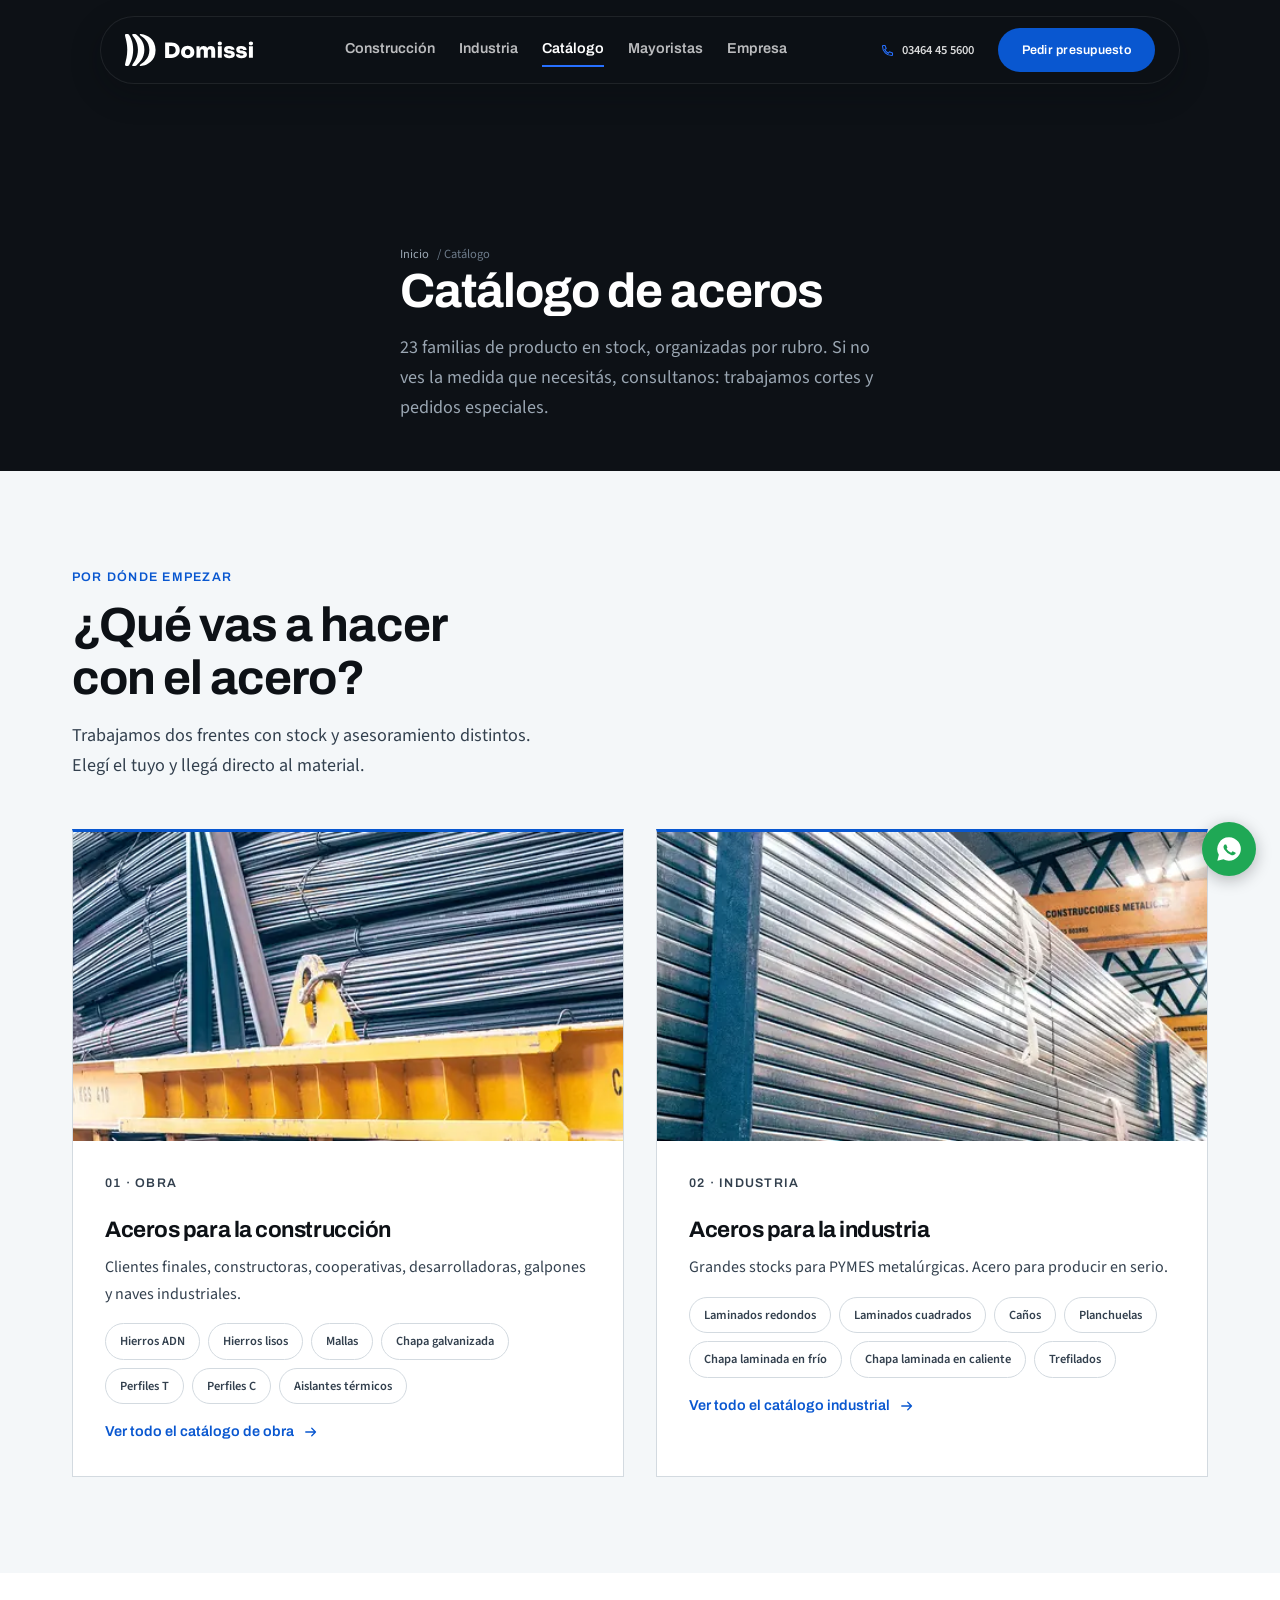
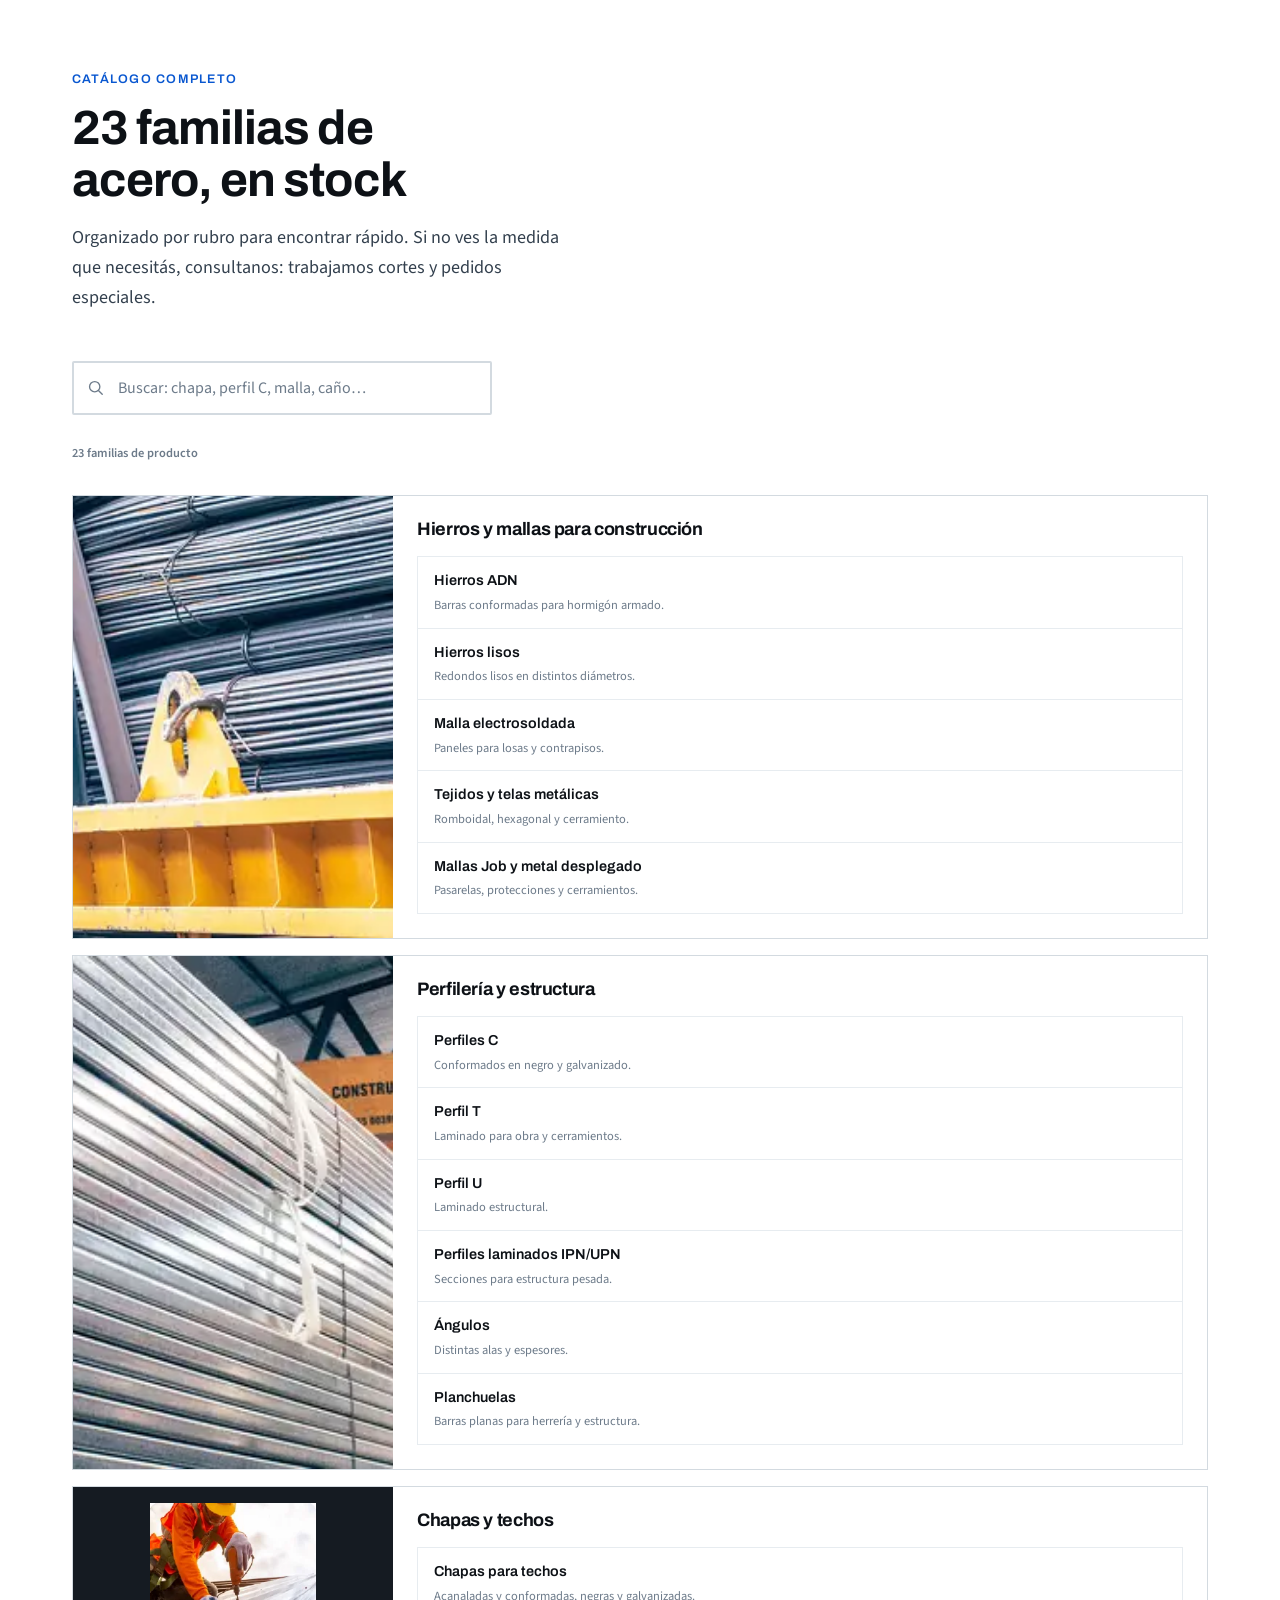
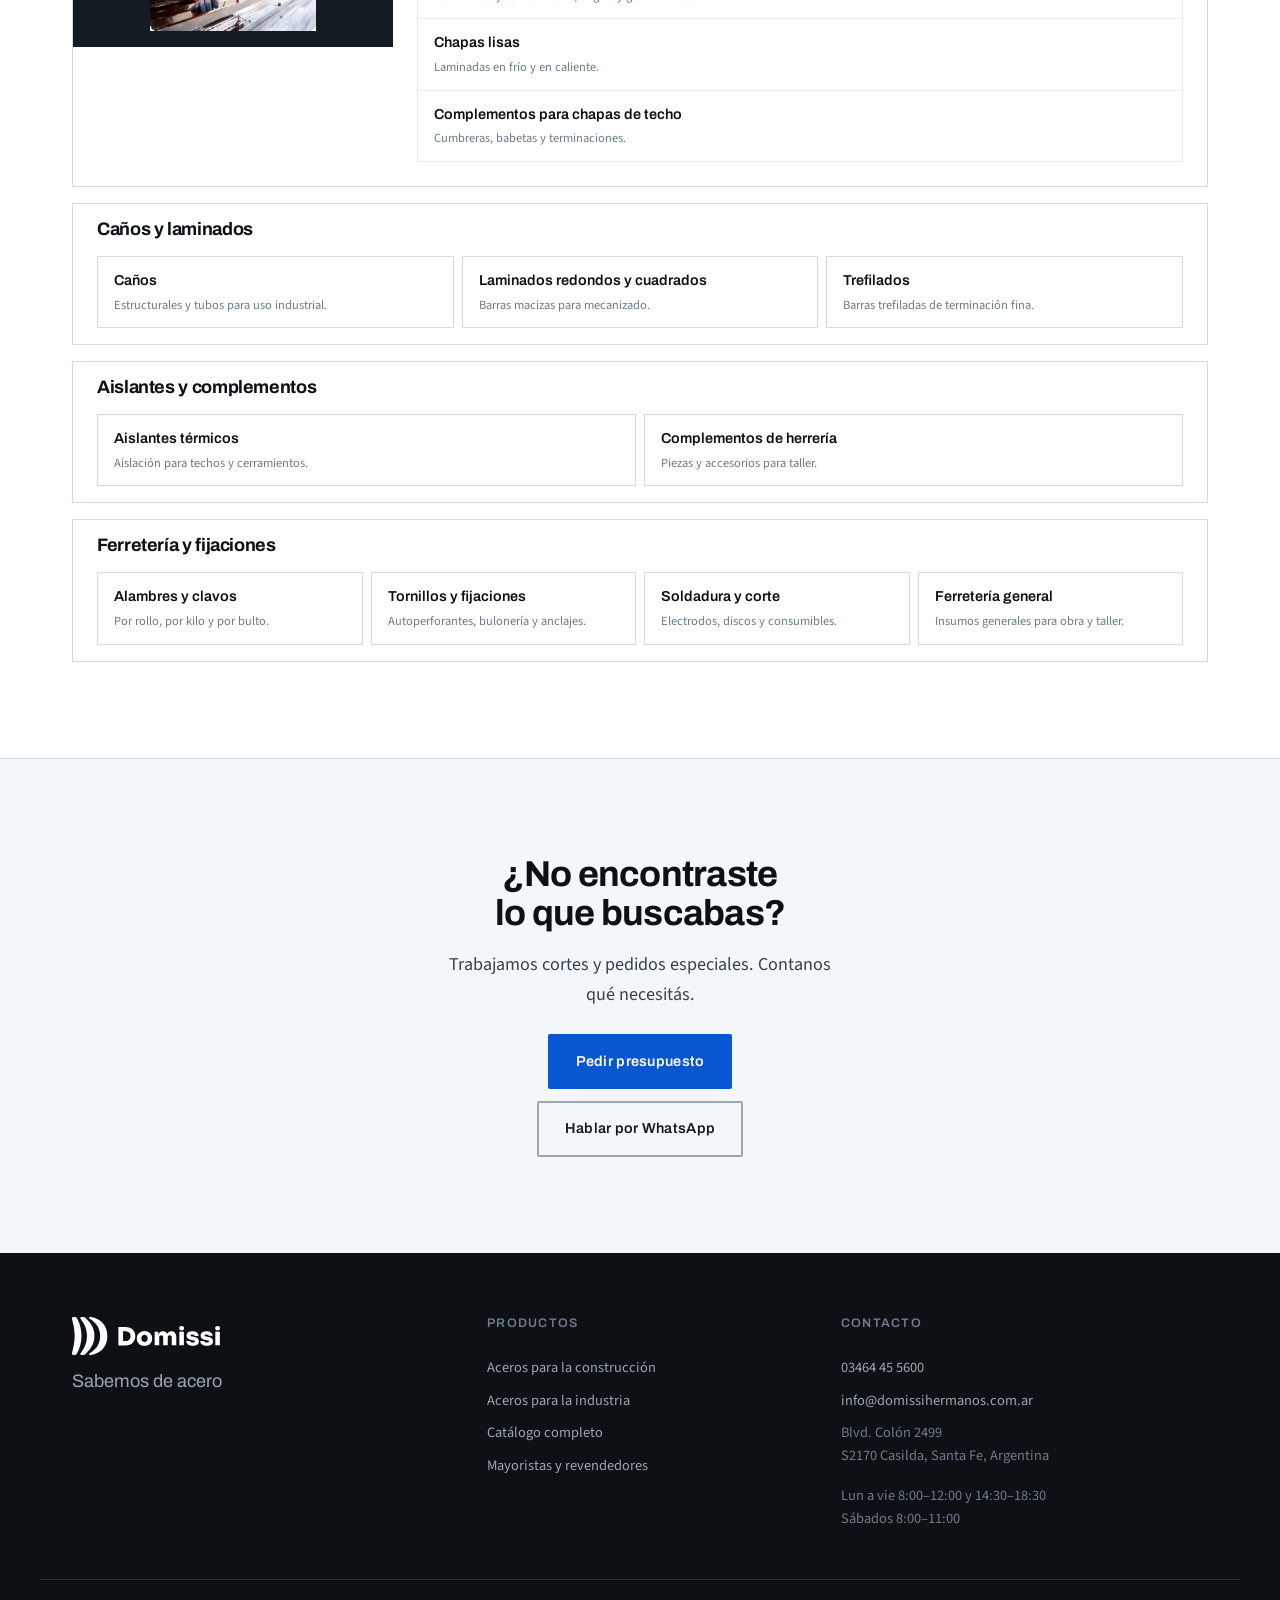
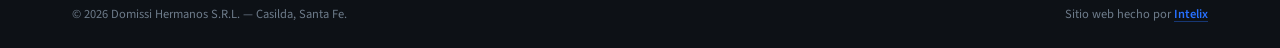
<file: productos.html>
<!DOCTYPE html>
<html lang="es-AR">
<head>
<meta charset="UTF-8">
<meta name="viewport" content="width=device-width, initial-scale=1">

<title>Catálogo de aceros: hierros, chapas y perfiles | Domissi</title>
<meta name="description" content="Más de 20 familias de acero en stock: hierros ADN y lisos, mallas, caños, perfiles C y T, chapas para techo, aislantes y ferretería. Entrega con flota propia.">
<link rel="canonical" href="https://domissihermanos.com.ar/productos.html">

<meta property="og:type" content="website">
<meta property="og:locale" content="es_AR">
<meta property="og:site_name" content="Domissi Hermanos">
<meta property="og:title" content="Catálogo de aceros: hierros, chapas y perfiles | Domissi">
<meta property="og:description" content="Más de 20 familias de acero en stock: hierros ADN y lisos, mallas, caños, perfiles C y T, chapas para techo, aislantes y ferretería.">
<meta property="og:url" content="https://domissihermanos.com.ar/productos.html">
<meta property="og:image" content="https://domissihermanos.com.ar/assets/img/hero-01.webp">
<meta name="twitter:card" content="summary_large_image">
<meta name="theme-color" content="#0d1116">

<link rel="icon" href="/favicon.ico" sizes="any">
<link rel="icon" type="image/png" sizes="32x32" href="/assets/icons/icon-32.png">
<link rel="apple-touch-icon" href="/assets/icons/apple-touch-icon.png">
<link rel="manifest" href="/site.webmanifest">
<link rel="preconnect" href="https://fonts.googleapis.com">
<link rel="preconnect" href="https://fonts.gstatic.com" crossorigin>
<link rel="stylesheet" href="https://fonts.googleapis.com/css2?family=Archivo:wght@500;600;700&family=Source+Sans+3:wght@400;600&display=swap">
<link rel="stylesheet" href="style.css">

<script type="application/ld+json">
{
  "@context": "https://schema.org",
  "@type": "BreadcrumbList",
  "itemListElement": [
    { "@type": "ListItem", "position": 1, "name": "Inicio", "item": "https://domissihermanos.com.ar/" },
    { "@type": "ListItem", "position": 2, "name": "Catálogo", "item": "https://domissihermanos.com.ar/productos.html" }
  ]
}
</script>
</head>

<body>
<a class="skip" href="#main">Saltar al contenido</a>

<header class="head" id="head">
  <div class="head__pill">
    <a class="head__logo" href="/" aria-label="Domissi Hermanos, inicio">
      <img src="assets/Domissi.svg" alt="Domissi Hermanos" width="132" height="34">
    </a>
    <nav class="nav" id="nav" aria-label="Principal">
      <a href="productos.html#construccion">Construcción</a>
      <a href="productos.html#industria">Industria</a>
      <a href="productos.html" class="is-active">Catálogo</a>
      <a href="mayoristas.html">Mayoristas</a>
      <a href="empresa.html">Empresa</a>
    </nav>
    <a class="head__phone" href="tel:+543464455600">
      <svg viewBox="0 0 24 24" aria-hidden="true"><path d="M4 5c0-.6.4-1 1-1h3l2 5-2.5 1.5a13 13 0 0 0 6 6L15 14l5 2v3c0 .6-.4 1-1 1A15 15 0 0 1 4 5Z"/></svg>
      <span>03464 45 5600</span>
    </a>
    <a class="btn btn--primario head__cta" href="contacto.html">Pedir presupuesto</a>
    <button class="burger" id="burger" aria-expanded="false" aria-controls="navMobile" aria-label="Abrir menú">
      <span></span><span></span><span></span>
    </button>
  </div>
</header>

<nav class="nav-mobile" id="navMobile" aria-label="Principal móvil">
  <a href="productos.html#construccion">Construcción</a>
  <a href="productos.html#industria">Industria</a>
  <a href="productos.html">Catálogo</a>
  <a href="mayoristas.html">Mayoristas</a>
  <a href="empresa.html">Empresa</a>
  <a class="btn btn--primario" href="contacto.html">Pedir presupuesto</a>
</nav>

<main id="main">

<section class="pagehead">
  <div class="head-space"></div>
  <div class="shell pagehead__in">
    <p class="breadcrumb"><a href="/">Inicio</a> / Catálogo</p>
    <h1>Catálogo de aceros</h1>
    <p>23 familias de producto en stock, organizadas por rubro. Si no ves la medida que necesitás, consultanos: trabajamos cortes y pedidos especiales.</p>
  </div>
</section>

<!-- ============ DOS CAMINOS ============ -->
<section class="paths">
  <div class="shell">
    <header class="sec-head">
      <p class="eyebrow">Por dónde empezar</p>
      <h2>¿Qué vas a hacer con el acero?</h2>
      <p class="sec-head__lede">Trabajamos dos frentes con stock y asesoramiento distintos. Elegí el tuyo y llegá directo al material.</p>
    </header>

    <div class="paths__grid">

      <article class="path" id="construccion">
        <div class="path__img">
          <img src="assets/img/hero-01-sm.webp" srcset="assets/img/hero-01-sm.webp 900w, assets/img/hero-01.webp 1920w" sizes="(max-width: 860px) 100vw, 50vw" alt="Hierros de construcción atados, listos para despacho en Domissi" loading="lazy" width="900" height="267">
        </div>
        <div class="path__body">
          <p class="eyebrow">01 · Obra</p>
          <h3>Aceros para la construcción</h3>
          <p>Clientes finales, constructoras, cooperativas, desarrolladoras, galpones y naves industriales.</p>
          <ul class="chips">
            <li><a href="#grid" data-jump="Hierros y mallas">Hierros ADN</a></li>
            <li><a href="#grid" data-jump="Hierros y mallas">Hierros lisos</a></li>
            <li><a href="#grid" data-jump="Hierros y mallas">Mallas</a></li>
            <li><a href="#grid" data-jump="Chapas y techos">Chapa galvanizada</a></li>
            <li><a href="#grid" data-jump="Perfilería y estructura">Perfiles T</a></li>
            <li><a href="#grid" data-jump="Perfilería y estructura">Perfiles C</a></li>
            <li><a href="#grid" data-jump="Aislantes y complementos">Aislantes térmicos</a></li>
          </ul>
          <a class="link-arrow" href="#grid">Ver todo el catálogo de obra
            <svg viewBox="0 0 24 24" aria-hidden="true"><path d="M5 12h13m0 0-5-5m5 5-5 5"/></svg>
          </a>
        </div>
      </article>

      <article class="path" id="industria">
        <div class="path__img">
          <img class="img-focus-tr" src="assets/img/hero-03-sm.webp" srcset="assets/img/hero-03-sm.webp 900w, assets/img/hero-03.webp 1920w" sizes="(max-width: 860px) 100vw, 50vw" alt="Perfiles C conformados apilados en el depósito de Domissi" loading="lazy" width="900" height="267">
        </div>
        <div class="path__body">
          <p class="eyebrow">02 · Industria</p>
          <h3>Aceros para la industria</h3>
          <p>Grandes stocks para PYMES metalúrgicas. Acero para producir en serio.</p>
          <ul class="chips">
            <li><a href="#grid" data-jump="Caños y laminados">Laminados redondos</a></li>
            <li><a href="#grid" data-jump="Caños y laminados">Laminados cuadrados</a></li>
            <li><a href="#grid" data-jump="Caños y laminados">Caños</a></li>
            <li><a href="#grid" data-jump="Perfilería y estructura">Planchuelas</a></li>
            <li><a href="#grid" data-jump="Chapas y techos">Chapa laminada en frío</a></li>
            <li><a href="#grid" data-jump="Chapas y techos">Chapa laminada en caliente</a></li>
            <li><a href="#grid" data-jump="Caños y laminados">Trefilados</a></li>
          </ul>
          <a class="link-arrow" href="#grid">Ver todo el catálogo industrial
            <svg viewBox="0 0 24 24" aria-hidden="true"><path d="M5 12h13m0 0-5-5m5 5-5 5"/></svg>
          </a>
        </div>
      </article>

    </div>
  </div>
</section>

<!-- ============ CATÁLOGO ============ -->
<section class="catalog" id="catalogo">
  <div class="shell">
    <header class="sec-head">
      <p class="eyebrow">Catálogo completo</p>
      <h2>23 familias de acero, en stock</h2>
      <p class="sec-head__lede">Organizado por rubro para encontrar rápido. Si no ves la medida que necesitás, consultanos: trabajamos cortes y pedidos especiales.</p>
    </header>

    <div class="catalog__tools">
      <div class="search">
        <svg viewBox="0 0 24 24" aria-hidden="true"><circle cx="11" cy="11" r="6.5"/><path d="m16 16 4.5 4.5"/></svg>
        <label class="sr-only" for="q">Buscar producto</label>
        <input type="search" id="q" placeholder="Buscar: chapa, perfil C, malla, caño…" autocomplete="off">
        <button type="button" class="search__clear" id="qClear" hidden aria-label="Limpiar búsqueda">&times;</button>
      </div>
      <p class="catalog__count" id="count" role="status"></p>
    </div>

    <div class="cat-groups" id="grid">

      <article class="cat-group" data-group="Hierros y mallas">
        <div class="cat-group__media">
          <img src="assets/img/hero-01-sm.webp" srcset="assets/img/hero-01-sm.webp 900w, assets/img/hero-01.webp 1920w" sizes="(max-width: 860px) 100vw, 380px" alt="Hierros de construcción atados en el depósito de Domissi" loading="lazy" width="900" height="267">
        </div>
        <div class="cat-group__body">
          <h3>Hierros y mallas para construcción</h3>
          <ul class="cat-items">
            <li class="cat-item" data-name="Hierros ADN"><span>Hierros ADN</span><p>Barras conformadas para hormigón armado.</p></li>
            <li class="cat-item" data-name="Hierros lisos"><span>Hierros lisos</span><p>Redondos lisos en distintos diámetros.</p></li>
            <li class="cat-item" data-name="Malla electrosoldada"><span>Malla electrosoldada</span><p>Paneles para losas y contrapisos.</p></li>
            <li class="cat-item" data-name="Tejidos y telas metálicas"><span>Tejidos y telas metálicas</span><p>Romboidal, hexagonal y cerramiento.</p></li>
            <li class="cat-item" data-name="Mallas Job y metal desplegado"><span>Mallas Job y metal desplegado</span><p>Pasarelas, protecciones y cerramientos.</p></li>
          </ul>
        </div>
      </article>

      <article class="cat-group" data-group="Perfilería y estructura">
        <div class="cat-group__media">
          <img class="img-focus-tr" src="assets/img/hero-03-sm.webp" srcset="assets/img/hero-03-sm.webp 900w, assets/img/hero-03.webp 1920w" sizes="(max-width: 860px) 100vw, 380px" alt="Perfiles C conformados en el depósito de Domissi" loading="lazy" width="900" height="267">
        </div>
        <div class="cat-group__body">
          <h3>Perfilería y estructura</h3>
          <ul class="cat-items">
            <li class="cat-item" data-name="Perfiles C"><span>Perfiles C</span><p>Conformados en negro y galvanizado.</p></li>
            <li class="cat-item" data-name="Perfil T"><span>Perfil T</span><p>Laminado para obra y cerramientos.</p></li>
            <li class="cat-item" data-name="Perfil U"><span>Perfil U</span><p>Laminado estructural.</p></li>
            <li class="cat-item" data-name="Perfiles laminados IPN/UPN"><span>Perfiles laminados IPN/UPN</span><p>Secciones para estructura pesada.</p></li>
            <li class="cat-item" data-name="Ángulos"><span>Ángulos</span><p>Distintas alas y espesores.</p></li>
            <li class="cat-item" data-name="Planchuelas"><span>Planchuelas</span><p>Barras planas para herrería y estructura.</p></li>
          </ul>
        </div>
      </article>

      <article class="cat-group" data-group="Chapas y techos">
        <div class="cat-group__media cat-group__media--sm">
          <img src="assets/img/construccion.webp" alt="Instalación de chapa para techo" loading="lazy" width="227" height="175">
        </div>
        <div class="cat-group__body">
          <h3>Chapas y techos</h3>
          <ul class="cat-items">
            <li class="cat-item" data-name="Chapas para techos"><span>Chapas para techos</span><p>Acanaladas y conformadas, negras y galvanizadas.</p></li>
            <li class="cat-item" data-name="Chapas lisas"><span>Chapas lisas</span><p>Laminadas en frío y en caliente.</p></li>
            <li class="cat-item" data-name="Complementos para chapas de techo"><span>Complementos para chapas de techo</span><p>Cumbreras, babetas y terminaciones.</p></li>
          </ul>
        </div>
      </article>

      <article class="cat-group cat-group--plain" data-group="Caños y laminados">
        <div class="cat-group__body cat-group__body--full">
          <h3>Caños y laminados</h3>
          <ul class="cat-items cat-items--grid">
            <li class="cat-item" data-name="Caños"><span>Caños</span><p>Estructurales y tubos para uso industrial.</p></li>
            <li class="cat-item" data-name="Laminados redondos y cuadrados"><span>Laminados redondos y cuadrados</span><p>Barras macizas para mecanizado.</p></li>
            <li class="cat-item" data-name="Trefilados"><span>Trefilados</span><p>Barras trefiladas de terminación fina.</p></li>
          </ul>
        </div>
      </article>

      <article class="cat-group cat-group--plain" data-group="Aislantes y complementos">
        <div class="cat-group__body cat-group__body--full">
          <h3>Aislantes y complementos</h3>
          <ul class="cat-items cat-items--grid">
            <li class="cat-item" data-name="Aislantes"><span>Aislantes térmicos</span><p>Aislación para techos y cerramientos.</p></li>
            <li class="cat-item" data-name="Complementos de herrería"><span>Complementos de herrería</span><p>Piezas y accesorios para taller.</p></li>
          </ul>
        </div>
      </article>

      <article class="cat-group cat-group--plain" data-group="Ferretería y fijaciones">
        <div class="cat-group__body cat-group__body--full">
          <h3>Ferretería y fijaciones</h3>
          <ul class="cat-items cat-items--grid">
            <li class="cat-item" data-name="Alambres y clavos"><span>Alambres y clavos</span><p>Por rollo, por kilo y por bulto.</p></li>
            <li class="cat-item" data-name="Tornillos y fijaciones"><span>Tornillos y fijaciones</span><p>Autoperforantes, bulonería y anclajes.</p></li>
            <li class="cat-item" data-name="Soldadura y corte"><span>Soldadura y corte</span><p>Electrodos, discos y consumibles.</p></li>
            <li class="cat-item" data-name="Ferretería"><span>Ferretería general</span><p>Insumos generales para obra y taller.</p></li>
          </ul>
        </div>
      </article>

    </div>

    <p class="catalog__empty" id="empty" hidden>
      No encontramos ese producto en el listado. Escribinos y lo buscamos por vos.
      <a class="link-arrow" href="contacto.html">Consultar disponibilidad
        <svg viewBox="0 0 24 24" aria-hidden="true"><path d="M5 12h13m0 0-5-5m5 5-5 5"/></svg>
      </a>
    </p>
  </div>
</section>

<section class="cta-final">
  <div class="shell cta-final__in">
    <h2>¿No encontraste lo que buscabas?</h2>
    <p>Trabajamos cortes y pedidos especiales. Contanos qué necesitás.</p>
    <div class="cta-final__btns">
      <a class="btn btn--primario" href="contacto.html">Pedir presupuesto</a>
      <a class="btn btn--ghost-dark" href="https://wa.me/5493464609089?text=Hola,%20te%20escribo%20a%20trav%C3%A9s%20del%20sitio%20web%20de%20Domissi" target="_blank" rel="noopener">Hablar por WhatsApp</a>
    </div>
  </div>
</section>

</main>

<footer class="foot">
  <div class="shell foot__in">
    <div class="foot__brand">
      <img src="assets/logo-blanco.svg" alt="Domissi Hermanos" width="160" height="41" loading="lazy">
      <p class="foot__tag">Sabemos de acero</p>
    </div>
    <nav class="foot__nav" aria-label="Pie de página">
      <h2>Productos</h2>
      <a href="productos.html#construccion">Aceros para la construcción</a>
      <a href="productos.html#industria">Aceros para la industria</a>
      <a href="productos.html">Catálogo completo</a>
      <a href="mayoristas.html">Mayoristas y revendedores</a>
    </nav>
    <div class="foot__contact">
      <h2>Contacto</h2>
      <a href="tel:+543464455600">03464 45 5600</a>
      <a href="mailto:info@domissihermanos.com.ar">info@domissihermanos.com.ar</a>
      <address>Blvd. Colón 2499<br>S2170 Casilda, Santa Fe, Argentina</address>
      <p class="foot__hours">Lun a vie 8:00–12:00 y 14:30–18:30<br>Sábados 8:00–11:00</p>
    </div>
  </div>
  <div class="shell foot__legal">
    <p>&copy; <span id="year">2026</span> Domissi Hermanos S.R.L. — Casilda, Santa Fe.</p>
    <p class="foot__credit">Sitio web hecho por <a href="https://intelix.com.ar" target="_blank" rel="noopener">Intelix</a></p>
  </div>
</footer>

<a class="wa-float" href="https://wa.me/5493464609089?text=Hola,%20te%20escribo%20a%20trav%C3%A9s%20del%20sitio%20web%20de%20Domissi" target="_blank" rel="noopener" aria-label="Escribir por WhatsApp">
  <svg viewBox="0 0 24 24" aria-hidden="true"><path d="M12 2a10 10 0 0 0-8.7 15L2 22l5.2-1.3A10 10 0 1 0 12 2Zm5.3 14.1c-.2.6-1.3 1.2-1.8 1.2-.5.1-1 .1-1.7-.1a12 12 0 0 1-5.6-4.6c-.4-.6-.9-1.5-.9-2.4s.4-1.4.7-1.7c.2-.2.4-.3.7-.3h.5c.2 0 .4 0 .6.4l.8 1.9c.1.2 0 .4-.1.5l-.4.5c-.1.2-.3.3-.1.6a8 8 0 0 0 3.5 3c.3.2.5.1.6 0l.8-.9c.2-.2.4-.2.6-.1l1.8.9c.2.1.4.2.4.3v.8Z"/></svg>
</a>

<script src="assets/js/lenis.min.js"></script>
<script src="script.js"></script>
</body>
</html>
</file>
<file: style.css>
/* =========================================================
   DOMISSI HERMANOS — Hoja de estilos
   Mobile-first. Sin dependencias externas salvo tipografías.

   Índice
   01. Tokens
   02. Reset y base
   03. Utilidades y layout
   04. Botones y enlaces
   05. Barra utilitaria y header
   06. Hero
   07. Dos caminos
   08. Catálogo
   09. Mayoristas
   10. Empresa
   11. Presupuesto y formulario
   12. Footer y botón flotante
   13. Animación de entrada
   14. Media queries
   ========================================================= */

/* ---------------------------------------------------------
   01. TOKENS
   La paleta parte del azul original de Domissi (#0957d0) y lo
   apoya sobre grises grafito de temperatura fría, no neutros
   puros: el acero nunca es gris plano.
--------------------------------------------------------- */
:root {
  /* Marca */
  --azul:        #0957d0;
  --azul-osc:    #0b44b5;
  --azul-clr:    #2770ff;
  --azul-suave:  #e8f0fd;

  /* Grafito */
  --g-900: #0d1116;
  --g-800: #151b22;
  --g-700: #202832;
  --g-600: #33404e;
  --g-400: #6d7b8a;
  --g-300: #9aa6b2;
  --g-200: #d3dae0;
  --g-100: #e7ecf0;
  --g-50:  #f4f7f9;
  --blanco: #ffffff;

  /* Semánticos */
  --wa:      #1fa855;
  --wa-osc:  #17853f;

  /* Tipografía: dos familias, nada de monoespaciada para texto de marca */
  --f-display: Archivo, "Helvetica Neue", Arial, sans-serif;
  --f-texto:   "Source Sans 3", "Helvetica Neue", Arial, sans-serif;

  /* Escala tipográfica */
  --t-xs:  0.78rem;
  --t-sm:  0.9rem;
  --t-md:  1rem;
  --t-lg:  1.13rem;
  --t-xl:  1.4rem;
  --t-2xl: clamp(1.6rem, 3.6vw, 2.25rem);
  --t-3xl: clamp(2rem, 5vw, 3rem);
  --t-4xl: clamp(2.4rem, 6.4vw, 4.1rem);

  /* Espaciado */
  --e-1: 4px;
  --e-2: 8px;
  --e-3: 12px;
  --e-4: 16px;
  --e-5: 24px;
  --e-6: 32px;
  --e-7: 48px;
  --e-8: 64px;
  --e-9: 96px;

  /* Estructura */
  --shell: 1200px;
  --radio: 2px;          /* esquinas mínimas: el acero se corta, no se redondea */
  --borde: 1px solid var(--g-200);
  --head-h: 68px;
}

/* ---------------------------------------------------------
   02. RESET Y BASE
--------------------------------------------------------- */
*, *::before, *::after { box-sizing: border-box; }

[hidden] { display: none !important; }

html {
  scroll-behavior: smooth;
  scroll-padding-top: calc(var(--head-h) + 16px);
  -webkit-text-size-adjust: 100%;
}

body {
  margin: 0;
  background: var(--blanco);
  color: var(--g-800);
  font-family: var(--f-texto);
  font-size: var(--t-md);
  line-height: 1.65;
  -webkit-font-smoothing: antialiased;
  overflow-x: hidden;
}

h1, h2, h3, h4 {
  font-family: var(--f-display);
  font-weight: 700;
  line-height: 1.1;
  letter-spacing: -0.02em;
  color: var(--g-900);
  margin: 0;
  text-wrap: balance;
}

p { margin: 0; }
img, svg { display: block; max-width: 100%; }
img { height: auto; }
ul { margin: 0; padding: 0; list-style: none; }
address { font-style: normal; }

a { color: var(--azul); text-decoration: none; }
a:hover { color: var(--azul-osc); }

button { font: inherit; cursor: pointer; }

:focus-visible {
  outline: 3px solid var(--azul-clr);
  outline-offset: 2px;
}

::selection { background: var(--azul); color: var(--blanco); }

.skip {
  position: absolute;
  left: -9999px;
  top: 0;
  z-index: 999;
  background: var(--azul);
  color: var(--blanco);
  padding: var(--e-3) var(--e-5);
  font-weight: 600;
}
.skip:focus { left: 0; color: var(--blanco); }

.sr-only {
  position: absolute;
  width: 1px; height: 1px;
  padding: 0; margin: -1px;
  overflow: hidden;
  clip: rect(0 0 0 0);
  white-space: nowrap;
}

/* ---------------------------------------------------------
   03. UTILIDADES Y LAYOUT
--------------------------------------------------------- */
.shell {
  width: 100%;
  max-width: var(--shell);
  margin-inline: auto;
  padding-inline: var(--e-5);
}

section { padding-block: var(--e-8); }

.eyebrow {
  font-family: var(--f-display);
  font-size: var(--t-xs);
  font-weight: 600;
  letter-spacing: 0.1em;
  text-transform: uppercase;
  color: var(--azul);
  margin-bottom: var(--e-3);
}
.eyebrow--light { color: var(--azul-clr); }

.sec-head { margin-bottom: var(--e-7); max-width: 62ch; }
.sec-head h2 { font-size: var(--t-3xl); }
.sec-head__lede {
  margin-top: var(--e-4);
  font-size: var(--t-lg);
  color: var(--g-600);
}

/* Icono base: trazo, nunca relleno */
svg[viewBox] {
  fill: none;
  stroke: currentColor;
  stroke-width: 1.7;
  stroke-linecap: round;
  stroke-linejoin: round;
}
/* El glifo de WhatsApp es sólido por construcción */
.ico-wa, .wa-float svg { fill: currentColor; stroke: none; }

/* ---------------------------------------------------------
   04. BOTONES Y ENLACES
--------------------------------------------------------- */
.btn {
  display: inline-flex;
  align-items: center;
  justify-content: center;
  gap: var(--e-2);
  padding: 14px 26px;
  border: 2px solid transparent;
  border-radius: var(--radio);
  font-family: var(--f-display);
  font-size: var(--t-sm);
  font-weight: 600;
  letter-spacing: 0.02em;
  text-align: center;
  transition: background-color .16s ease, border-color .16s ease, color .16s ease, transform .16s ease;
}
.btn svg { width: 19px; height: 19px; flex: none; }
.btn:active { transform: translateY(1px); }

.btn--primario { background: var(--azul); color: var(--blanco); }
.btn--primario:hover { background: var(--azul-osc); color: var(--blanco); }

.btn--wa { background: var(--wa); color: var(--blanco); }
.btn--wa:hover { background: var(--wa-osc); color: var(--blanco); }

.btn--ghost {
  background: transparent;
  color: var(--blanco);
  border-color: rgba(255,255,255,.42);
}
.btn--ghost:hover { background: rgba(255,255,255,.12); border-color: var(--blanco); color: var(--blanco); }

.btn--full { width: 100%; }

.link-arrow {
  display: inline-flex;
  align-items: center;
  gap: var(--e-2);
  font-family: var(--f-display);
  font-size: var(--t-sm);
  font-weight: 600;
  color: var(--azul);
}
.link-arrow svg { width: 18px; height: 18px; transition: transform .18s ease; }
.link-arrow:hover svg { transform: translateX(4px); }
.link-arrow--light { color: var(--azul-clr); }
.link-arrow--light:hover { color: var(--blanco); }

.btn--ghost-dark { color: var(--g-800); border-color: var(--g-300); }
.btn--ghost-dark:hover { background: var(--g-100); border-color: var(--g-600); color: var(--g-900); }

/* ---------------------------------------------------------
   05. HEADER · nav flotante tipo pill
   Sin barra utilitaria separada: el telefono vive dentro de la
   misma pildora. Se oculta al bajar y reaparece al subir.
--------------------------------------------------------- */
.head {
  position: fixed;
  top: 0; left: 0; right: 0;
  z-index: 100;
  padding: var(--e-4) var(--e-4) 0;
  pointer-events: none;
  transform: translateY(0);
  transition: transform .35s cubic-bezier(.4,0,.2,1);
}
.head.is-hidden { transform: translateY(-130%); }

.head__pill {
  pointer-events: auto;
  max-width: 1080px;
  margin-inline: auto;
  display: flex;
  align-items: center;
  gap: var(--e-5);
  height: 60px;
  padding-inline: var(--e-4);
  background: rgba(13,17,22,.86);
  backdrop-filter: blur(14px) saturate(140%);
  -webkit-backdrop-filter: blur(14px) saturate(140%);
  border: 1px solid rgba(255,255,255,.08);
  border-radius: 999px;
  box-shadow: 0 10px 30px rgba(6,9,13,.28);
  transition: background-color .3s ease;
}

/* Compensa la altura que el header fijo le saca al hero */
.head-space { height: 76px; }

.head__logo { flex: none; display: flex; line-height: 0; }
.head__logo img { width: 118px; filter: brightness(0) invert(1); }

.nav {
  display: none;
  align-items: center;
  gap: var(--e-5);
  margin-inline: auto;
}
.nav a {
  font-family: var(--f-display);
  font-size: var(--t-sm);
  font-weight: 600;
  color: rgba(255,255,255,.72);
  padding-block: 4px;
  border-bottom: 2px solid transparent;
  white-space: nowrap;
}
.nav a:hover, .nav a.is-active { color: var(--blanco); border-bottom-color: var(--azul-clr); }

.head__phone {
  display: none;
  align-items: center;
  gap: 7px;
  color: rgba(255,255,255,.85);
  font-family: var(--f-texto);
  font-weight: 600;
  font-variant-numeric: tabular-nums;
  font-size: var(--t-xs);
  white-space: nowrap;
}
.head__phone svg { width: 15px; height: 15px; color: var(--azul-clr); }
.head__phone:hover { color: var(--blanco); }

.head__cta { display: none; flex: none; padding: 10px 22px; font-size: var(--t-xs); border-radius: 999px; }

.burger {
  margin-left: auto;
  width: 40px; height: 40px;
  display: grid;
  place-content: center;
  gap: 5px;
  background: rgba(255,255,255,.08);
  border: 0;
  border-radius: 50%;
  flex: none;
}
.burger span {
  display: block;
  width: 17px; height: 2px;
  background: var(--blanco);
  transition: transform .22s ease, opacity .18s ease;
}
.burger[aria-expanded="true"] span:nth-child(1) { transform: translateY(7px) rotate(45deg); }
.burger[aria-expanded="true"] span:nth-child(2) { opacity: 0; }
.burger[aria-expanded="true"] span:nth-child(3) { transform: translateY(-7px) rotate(-45deg); }

/* Menu movil: panel completo, se abre debajo de la pildora */
.nav-mobile {
  position: fixed;
  inset: 0;
  z-index: 99;
  background: var(--g-900);
  padding: 120px var(--e-5) var(--e-6);
  display: flex;
  flex-direction: column;
  gap: var(--e-1);
  opacity: 0;
  transform: translateY(-8px);
  pointer-events: none;
  transition: opacity .22s ease, transform .22s ease;
}
.nav-mobile.is-open { opacity: 1; transform: none; pointer-events: auto; }
.nav-mobile a {
  padding: var(--e-3) 0;
  font-family: var(--f-display);
  font-size: var(--t-xl);
  font-weight: 600;
  color: var(--g-100);
  border-bottom: 1px solid rgba(255,255,255,.1);
}
.nav-mobile a:hover, .nav-mobile a.is-active { color: var(--azul-clr); }
.nav-mobile .btn { margin-top: var(--e-5); border-radius: 999px; }

/* ---------------------------------------------------------
   06. HERO
   Foto real del depósito, oscurecida con una capa sólida para
   que el texto tenga contraste AA sin recurrir a degradados.
--------------------------------------------------------- */
.hero {
  position: relative;
  background: var(--g-900);
  padding-block: 0;
  isolation: isolate;
}
.hero__media { position: absolute; inset: 0; z-index: -2; overflow: hidden; }
.hero__media img {
  width: 100%; height: 100%;
  object-fit: cover;
  /* El cartel "Domissi Hnos" y el camión quedan a la derecha de la
     foto: fijamos el foco ahi para que el recorte movil no los tape. */
  object-position: 70% 42%;
  transform-origin: 70% 42%;
  will-change: transform;
  backface-visibility: hidden;
  -webkit-backface-visibility: hidden;
  animation: kenburns 30s ease-in-out infinite alternate;
}
.hero::before {
  content: "";
  position: absolute;
  inset: 0;
  z-index: -1;
  background: linear-gradient(180deg, rgba(9,12,16,.72) 0%, rgba(9,12,16,.6) 45%, rgba(9,12,16,.82) 100%);
}

/* Solo escala: combinar scale con translate en un raster grande es
   lo que causaba el temblor por redondeo de subpixeles. */
@keyframes kenburns {
  0%   { transform: scale(1); }
  100% { transform: scale(1.08); }
}
@media (prefers-reduced-motion: reduce) {
  .hero__media img { animation: none; }
}

.hero__in {
  padding-block: var(--e-6) var(--e-8);
  max-width: 800px;
  margin-inline: 0;
  padding-inline: var(--e-5);
}
.hero h1 {
  font-size: var(--t-4xl);
  color: var(--blanco);
  letter-spacing: -0.03em;
}
.hero h1 em {
  font-style: normal;
  color: var(--azul-clr);
}
.hero__lede {
  margin-top: var(--e-5);
  max-width: 56ch;
  font-size: var(--t-lg);
  color: var(--g-200);
}
.hero__cta {
  margin-top: var(--e-6);
  display: flex;
  flex-wrap: wrap;
  gap: var(--e-3);
}

.hero__facts {
  border-top: 1px solid rgba(255,255,255,.14);
  background: rgba(13,17,22,.55);
}
.facts {
  display: grid;
  grid-template-columns: repeat(2, 1fr);
  gap: 1px;
  background: rgba(255,255,255,.14);
  border-inline: 1px solid rgba(255,255,255,.14);
}
.fact {
  background: var(--g-900);
  padding: var(--e-5) var(--e-4);
  display: flex;
  flex-direction: column;
  gap: 2px;
}
.fact__n {
  font-family: var(--f-display);
  font-size: 1.75rem;
  font-weight: 700;
  line-height: 1;
  letter-spacing: -0.03em;
  color: var(--blanco);
  font-variant-numeric: tabular-nums;
}
.fact__l {
  font-size: var(--t-xs);
  line-height: 1.4;
  color: var(--g-300);
}
/* Version standalone (fuera del hero) para usar en subpaginas */
.facts--static { margin-top: var(--e-6); background: var(--g-700); border: 1px solid var(--g-700); }

/* ---------------------------------------------------------
   07. DOS CAMINOS
--------------------------------------------------------- */
.paths { background: var(--g-50); }
.paths__grid {
  display: grid;
  gap: var(--e-5);
}
.path {
  background: var(--blanco);
  border: var(--borde);
  border-top: 3px solid var(--azul);
  display: flex;
  flex-direction: column;
}
.path__img { aspect-ratio: 16 / 9; overflow: hidden; background: var(--g-100); }
.path__img img { width: 100%; height: 100%; object-fit: cover; }
/* La foto de perfiles C trae el cartel de fondo pegado al borde derecho */
.img-focus-tr { object-position: 65% 30%; }
.path__body { padding: var(--e-5); display: flex; flex-direction: column; gap: var(--e-3); }
.path__body h3 { font-size: var(--t-xl); }
.path__body > p { color: var(--g-600); }

.chips {
  display: flex;
  flex-wrap: wrap;
  gap: var(--e-2);
  margin-block: var(--e-1);
}
.chips a {
  display: block;
  padding: 7px 14px;
  border: var(--borde);
  border-radius: 999px;
  background: var(--blanco);
  font-family: var(--f-texto);
  font-weight: 600;
  font-size: var(--t-xs);
  color: var(--g-600);
  transition: border-color .15s ease, color .15s ease, background-color .15s ease;
}
.chips a:hover {
  border-color: var(--azul);
  background: var(--azul-suave);
  color: var(--azul-osc);
}

/* ---------------------------------------------------------
   08. CATÁLOGO
--------------------------------------------------------- */
.catalog__tools {
  display: flex;
  flex-direction: column;
  gap: var(--e-4);
  margin-bottom: var(--e-5);
}

.search {
  position: relative;
  display: flex;
  align-items: center;
}
.search svg {
  position: absolute;
  left: 14px;
  width: 19px; height: 19px;
  color: var(--g-400);
  pointer-events: none;
}
.search input {
  width: 100%;
  padding: 14px 44px 14px 44px;
  border: 2px solid var(--g-200);
  border-radius: var(--radio);
  background: var(--blanco);
  font-family: var(--f-texto);
  font-size: var(--t-md);
  color: var(--g-900);
  transition: border-color .15s ease;
}
.search input::placeholder { color: var(--g-400); }
.search input:focus { border-color: var(--azul); outline: none; }
.search input:focus-visible { outline: none; }
.search input::-webkit-search-cancel-button,
.search input::-webkit-search-decoration { -webkit-appearance: none; appearance: none; }
.search__clear {
  position: absolute;
  right: 8px;
  width: 32px; height: 32px;
  border: 0;
  background: var(--g-100);
  border-radius: var(--radio);
  color: var(--g-600);
  font-size: 1.15rem;
  line-height: 1;
}
.search__clear:hover { background: var(--g-200); }

.catalog__count {
  font-family: var(--f-texto);
  font-weight: 600;
  font-variant-numeric: tabular-nums;
  font-size: var(--t-xs);
  color: var(--g-400);
  margin-top: var(--e-3);
  min-height: 1.2em;
}

/* Grupos de catalogo: cada familia con foto real cuando existe,
   tratamiento tipografico limpio cuando no hay foto que la respalde. */
.cat-groups {
  display: flex;
  flex-direction: column;
  gap: var(--e-4);
  margin-top: var(--e-6);
}

.cat-group {
  display: grid;
  grid-template-columns: 1fr;
  background: var(--blanco);
  border: var(--borde);
  overflow: hidden;
}
.cat-group__media { background: var(--g-100); aspect-ratio: 16 / 8; }
.cat-group__media img { width: 100%; height: 100%; object-fit: cover; }
.cat-group__media--sm { aspect-ratio: 16 / 9; max-height: 160px; }
.cat-group__media--sm img { object-fit: contain; background: var(--g-800); padding: var(--e-4); }

.cat-group__body { padding: var(--e-5); display: flex; flex-direction: column; gap: var(--e-4); }
.cat-group__body h3 { font-size: var(--t-lg); }
.cat-group--plain .cat-group__body { padding: var(--e-4) var(--e-5); }

.cat-items { display: flex; flex-direction: column; gap: 1px; background: var(--g-100); border: 1px solid var(--g-100); }
.cat-item { background: var(--blanco); padding: var(--e-3) var(--e-4); transition: background-color .15s ease; }
.cat-item:hover { background: var(--g-50); }
.cat-item.is-hit { background: var(--azul-suave); }
.cat-item span { display: block; font-family: var(--f-display); font-size: var(--t-sm); font-weight: 600; color: var(--g-900); }
.cat-item p { margin-top: 2px; font-size: var(--t-xs); color: var(--g-400); }
.cat-item[hidden] { display: none; }

.cat-items--grid { flex-direction: row; flex-wrap: wrap; background: none; border: 0; gap: var(--e-2); }
.cat-items--grid .cat-item { flex: 1 1 220px; border: var(--borde); }

.cat-group[hidden] { display: none; }

.catalog__empty {
  margin-top: var(--e-5);
  padding: var(--e-5);
  border: 1px dashed var(--g-300);
  background: var(--g-50);
  color: var(--g-600);
  display: flex;
  flex-direction: column;
  gap: var(--e-3);
  align-items: flex-start;
}

/* ---------------------------------------------------------
   09. MAYORISTAS
--------------------------------------------------------- */
.wholesale { background: var(--g-900); color: var(--g-200); }
.wholesale__in { display: grid; gap: var(--e-6); }
.wholesale h2 { color: var(--blanco); font-size: var(--t-2xl); margin-bottom: var(--e-4); }
.wholesale p { color: var(--g-300); }
.wholesale__note {
  margin-top: var(--e-4);
  padding-left: var(--e-4);
  border-left: 3px solid var(--azul);
  color: var(--g-200) !important;
}
.wholesale .btn { margin-top: var(--e-5); }
.wholesale__img img { width: 100%; border: 1px solid rgba(255,255,255,.14); }

/* ---------------------------------------------------------
   09b. CABECERA DE SUBPÁGINAS + CTA FINAL
   Paginas internas (productos, empresa, mayoristas, contacto):
   una cabecera oscura simple, sin Ken Burns, liviana.
--------------------------------------------------------- */
.pagehead {
  background: var(--g-900);
  padding-bottom: var(--e-7);
}
.pagehead__in { padding-block: var(--e-6) 0; max-width: 68ch; }
.pagehead h1 { font-size: var(--t-3xl); color: var(--blanco); }
.pagehead p { margin-top: var(--e-4); font-size: var(--t-lg); color: var(--g-300); }
.pagehead .breadcrumb {
  margin-top: var(--e-5);
  display: flex; align-items: center; gap: 8px;
  font-size: var(--t-xs); color: var(--g-400);
}
.pagehead .breadcrumb a { color: var(--g-300); }
.pagehead .breadcrumb a:hover { color: var(--blanco); }

.cta-final { background: var(--g-50); border-top: var(--borde); }
.cta-final__in { text-align: center; max-width: 56ch; margin-inline: auto; display: flex; flex-direction: column; align-items: center; gap: var(--e-4); }
.cta-final h2 { font-size: var(--t-2xl); }
.cta-final p { color: var(--g-600); font-size: var(--t-lg); }
.cta-final__btns { margin-top: var(--e-2); display: flex; flex-wrap: wrap; gap: var(--e-3); justify-content: center; }

/* ---------------------------------------------------------
   09c. PÁGINA 404
--------------------------------------------------------- */
.notfound { background: var(--g-900); min-height: 100vh; display: flex; flex-direction: column; }
.notfound__in { padding-block: var(--e-8) var(--e-9); max-width: 60ch; }
.notfound h1 { font-size: var(--t-3xl); color: var(--blanco); }
.notfound__lede { margin-top: var(--e-4); font-size: var(--t-lg); color: var(--g-300); }
.notfound__grid { margin-top: var(--e-7); display: grid; gap: 1px; background: rgba(255,255,255,.12); border: 1px solid rgba(255,255,255,.12); }
.notfound__card { background: var(--g-900); padding: var(--e-5); transition: background-color .15s ease; }
.notfound__card:hover { background: var(--g-800); }
.notfound__card h3 { color: var(--blanco); font-size: var(--t-lg); }
.notfound__card p { margin-top: 4px; color: var(--g-400); font-size: var(--t-sm); }

@media (min-width: 560px) {
  .notfound__grid { grid-template-columns: repeat(3, 1fr); }
}

/* ---------------------------------------------------------
   10. EMPRESA
--------------------------------------------------------- */
.values {
  display: grid;
  gap: 1px;
  background: var(--g-200);
  border: var(--borde);
}
.value {
  background: var(--blanco);
  padding: var(--e-5);
  display: flex;
  flex-direction: column;
  gap: var(--e-2);
}
.value__n {
  font-family: var(--f-display);
  font-size: var(--t-lg);
  font-weight: 700;
  font-variant-numeric: tabular-nums;
  color: var(--azul);
}
.value h3 { font-size: var(--t-lg); }
.value p { font-size: var(--t-sm); color: var(--g-600); }
.company--alt { background: var(--g-50); }

/* ---------------------------------------------------------
   11. PRESUPUESTO Y FORMULARIO
--------------------------------------------------------- */
.quote { background: var(--g-50); border-top: var(--borde); }
.quote__in { display: grid; gap: var(--e-7); align-items: start; }
.quote h2 { font-size: var(--t-2xl); margin-bottom: var(--e-3); }
.quote__aside > p { color: var(--g-600); }

.contact-list {
  margin-top: var(--e-6);
  display: flex;
  flex-direction: column;
  gap: var(--e-4);
}
.contact-list li { display: flex; gap: var(--e-3); align-items: flex-start; }
.contact-list svg { width: 20px; height: 20px; color: var(--azul); flex: none; margin-top: 3px; }
.contact-list span {
  display: block;
  font-family: var(--f-display);
  font-weight: 600;
  font-size: var(--t-xs);
  letter-spacing: .06em;
  text-transform: uppercase;
  color: var(--g-400);
}
.contact-list a, .contact-list b {
  font-size: var(--t-sm);
  color: var(--g-800);
  font-weight: 600;
}
.contact-list a:hover { color: var(--azul); }

.quote__form {
  background: var(--blanco);
  border: var(--borde);
  padding: var(--e-5);
  display: flex;
  flex-direction: column;
  gap: var(--e-4);
}
.form__intro {
  font-size: var(--t-sm);
  color: var(--g-600);
  padding-bottom: var(--e-4);
  border-bottom: var(--borde);
}

.field { display: flex; flex-direction: column; gap: 6px; }
.field-row { display: grid; gap: var(--e-4); }
.field label {
  font-family: var(--f-display);
  font-size: var(--t-sm);
  font-weight: 600;
  color: var(--g-800);
}
.field label span { color: var(--azul); }

.field input,
.field select,
.field textarea {
  width: 100%;
  padding: 12px 14px;
  border: 2px solid var(--g-200);
  border-radius: var(--radio);
  background: var(--blanco);
  font-family: var(--f-texto);
  font-size: var(--t-md);
  color: var(--g-900);
  transition: border-color .15s ease;
}
.field textarea { resize: vertical; min-height: 110px; line-height: 1.5; }
.field input:focus, .field select:focus, .field textarea:focus {
  border-color: var(--azul);
  outline: none;
}
.field input::placeholder, .field textarea::placeholder { color: var(--g-400); }
.field.has-error input,
.field.has-error textarea { border-color: #c0392b; }

.err {
  font-size: var(--t-xs);
  color: #c0392b;
  min-height: 0;
}
.err:empty { display: none; }

.form__alt { font-size: var(--t-xs); color: var(--g-400); text-align: center; }

/* ---------------------------------------------------------
   12. FOOTER Y BOTÓN FLOTANTE
--------------------------------------------------------- */
.foot {
  background: var(--g-900);
  color: var(--g-300);
  padding-top: var(--e-8);
}
.foot__in { display: grid; gap: var(--e-6); padding-bottom: var(--e-7); }
.foot h2 {
  font-family: var(--f-display);
  font-size: var(--t-xs);
  font-weight: 600;
  letter-spacing: .1em;
  text-transform: uppercase;
  color: var(--g-400);
  margin-bottom: var(--e-4);
}
.foot__brand img { width: 148px; }
.foot__tag {
  margin-top: var(--e-3);
  font-family: var(--f-display);
  font-size: var(--t-lg);
  color: var(--g-300);
}
.foot__nav, .foot__contact { display: flex; flex-direction: column; gap: 9px; }
.foot__nav a, .foot__contact a {
  color: var(--g-300);
  font-size: var(--t-sm);
}
.foot__nav a:hover, .foot__contact a:hover { color: var(--blanco); }
.foot__contact address, .foot__hours {
  font-size: var(--t-sm);
  color: var(--g-400);
  line-height: 1.6;
}
.foot__hours { margin-top: var(--e-2); }

.foot__legal {
  border-top: 1px solid rgba(255,255,255,.12);
  padding-block: var(--e-5);
  display: flex;
  flex-wrap: wrap;
  gap: var(--e-2) var(--e-5);
  justify-content: space-between;
  font-size: var(--t-xs);
  color: var(--g-400);
}
.foot__credit { color: var(--g-400); }
.foot__credit a {
  color: var(--azul-clr);
  font-weight: 600;
  text-decoration: underline;
  text-underline-offset: 3px;
  text-decoration-color: rgba(39,112,255,.4);
}
.foot__credit a:hover { color: var(--blanco); text-decoration-color: var(--azul-clr); }

.wa-float {
  position: fixed;
  right: 16px;
  bottom: 16px;
  z-index: 90;
  width: 54px; height: 54px;
  display: grid;
  place-content: center;
  background: var(--wa);
  color: var(--blanco);
  border-radius: 50%;
  box-shadow: 0 4px 16px rgba(13,17,22,.28);
  transition: background-color .16s ease, transform .16s ease;
}
.wa-float svg { width: 28px; height: 28px; }
.wa-float:hover { background: var(--wa-osc); color: var(--blanco); transform: scale(1.05); }

/* ---------------------------------------------------------
   13. ANIMACIÓN DE ENTRADA
   Parte de un estado visible: si el JS no corre, se ve igual.
--------------------------------------------------------- */
.reveal { opacity: 1; transform: none; }
.js .reveal {
  opacity: 0;
  transform: translateY(14px);
  transition: opacity .5s ease, transform .5s ease;
}
.js .reveal.is-in { opacity: 1; transform: none; }

@media (prefers-reduced-motion: reduce) {
  html { scroll-behavior: auto; }
  *, *::before, *::after {
    animation-duration: .01ms !important;
    transition-duration: .01ms !important;
  }
  .js .reveal { opacity: 1; transform: none; }
}

/* ---------------------------------------------------------
   14. MEDIA QUERIES
--------------------------------------------------------- */
@media (min-width: 560px) {
  .facts { grid-template-columns: repeat(4, 1fr); }
  .values { grid-template-columns: repeat(2, 1fr); }
  .field-row { grid-template-columns: 1fr 1fr; }
  .quote__form { padding: var(--e-6); }
}

@media (min-width: 860px) {
  :root { --head-h: 76px; }

  section { padding-block: var(--e-9); }
  .shell { padding-inline: var(--e-6); }

  .head__pill { height: 68px; padding-inline: var(--e-5); }
  .head-space { height: 92px; }
  .head__logo img { width: 128px; }
  .burger, .nav-mobile { display: none; }
  .nav { display: flex; }
  .head__phone { display: inline-flex; }
  .head__cta { display: inline-flex; }

  .hero__in { padding-block: var(--e-7) var(--e-9); }
  .paths__grid { grid-template-columns: 1fr 1fr; gap: var(--e-6); }
  .path__body { padding: var(--e-6); }

  .catalog__tools { max-width: 420px; }

  .cat-group { grid-template-columns: 320px 1fr; }
  .cat-group__media { aspect-ratio: auto; }
  .cat-group--plain { grid-template-columns: 1fr; }

  .wholesale__in { grid-template-columns: 1fr 1fr; gap: var(--e-8); align-items: center; }
  .values { grid-template-columns: repeat(4, 1fr); }
  .quote__in { grid-template-columns: 1fr 1.15fr; gap: var(--e-8); }

  .foot__in { grid-template-columns: 1.2fr 1fr 1.2fr; gap: var(--e-7); }
  .wa-float { right: 24px; bottom: 24px; }
}

@media print {
  .head, .wa-float, .catalog__tools, .hero__media, .quote__form { display: none !important; }
  .hero::before { display: none; }
  body { color: #000; background: #fff; }
  .hero, .wholesale, .foot { background: #fff !important; color: #000 !important; }
  .hero h1, .wholesale h2 { color: #000 !important; }
}
</file>
